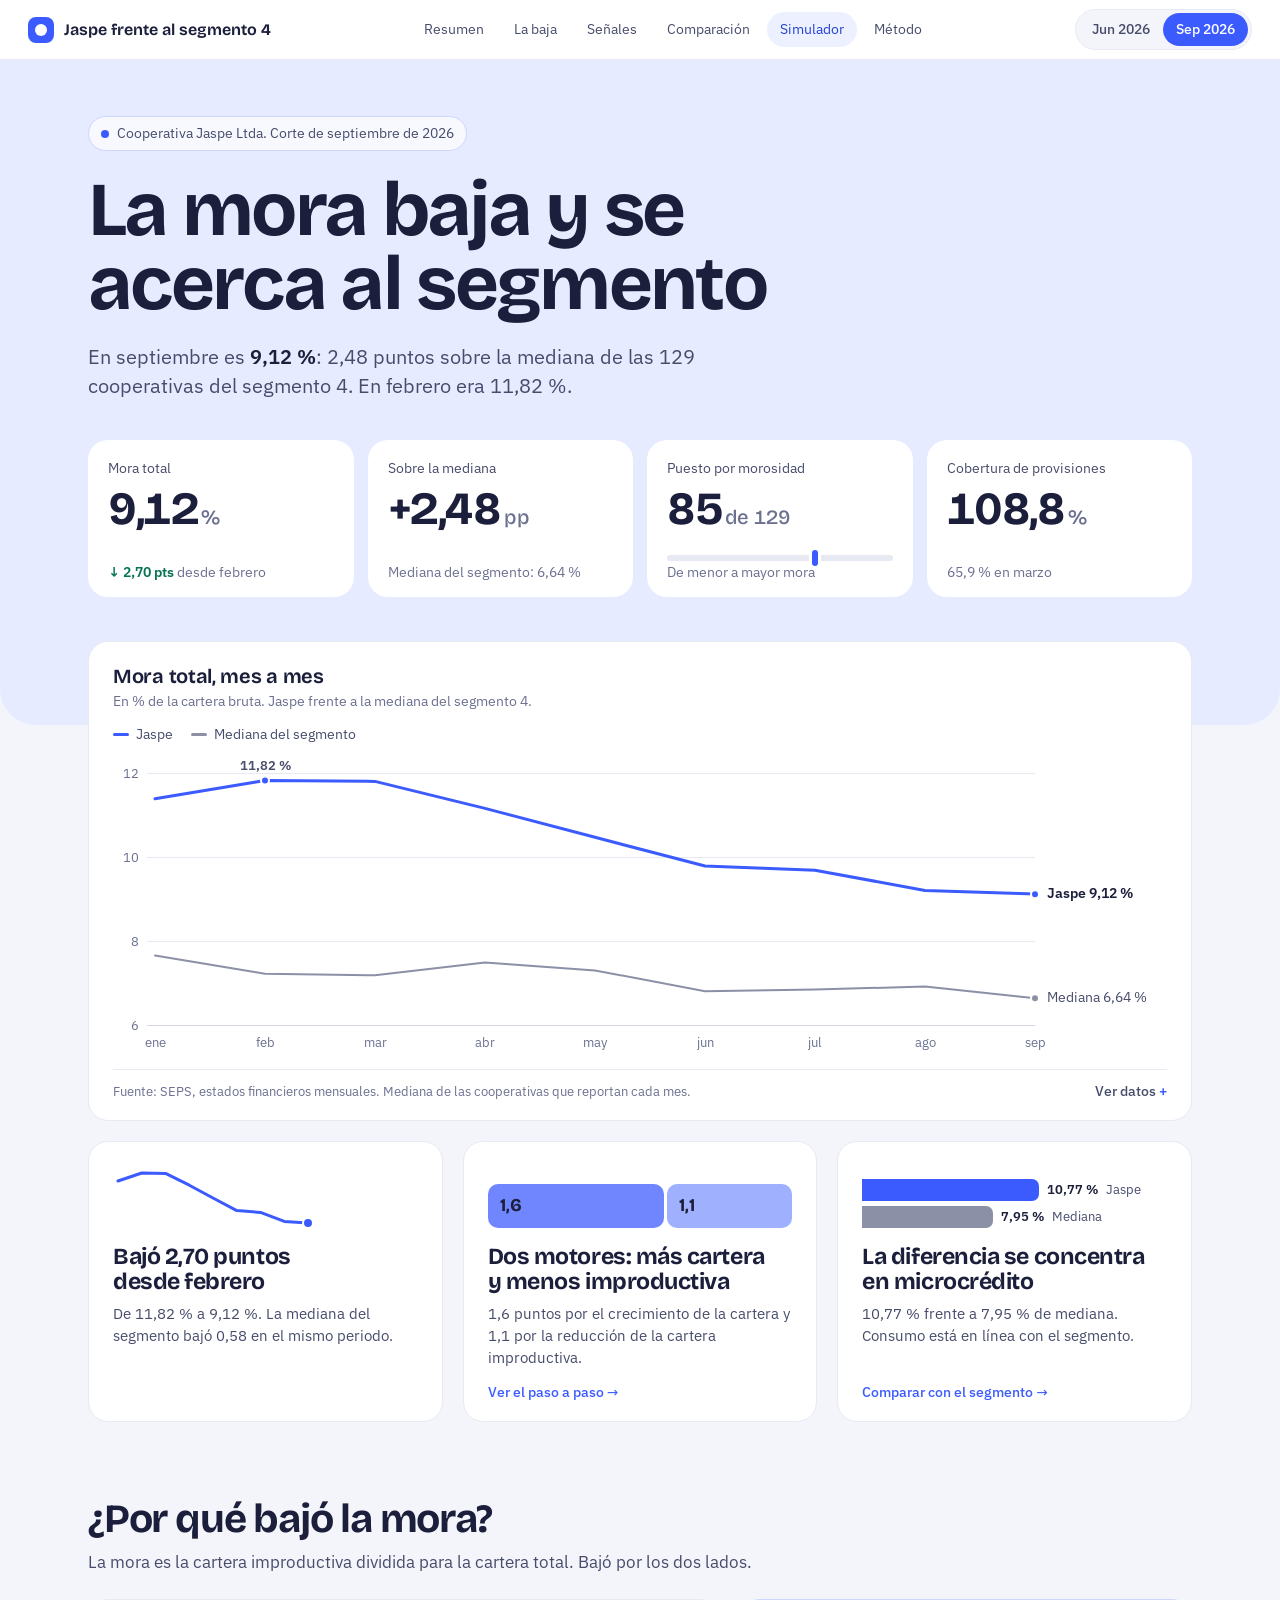
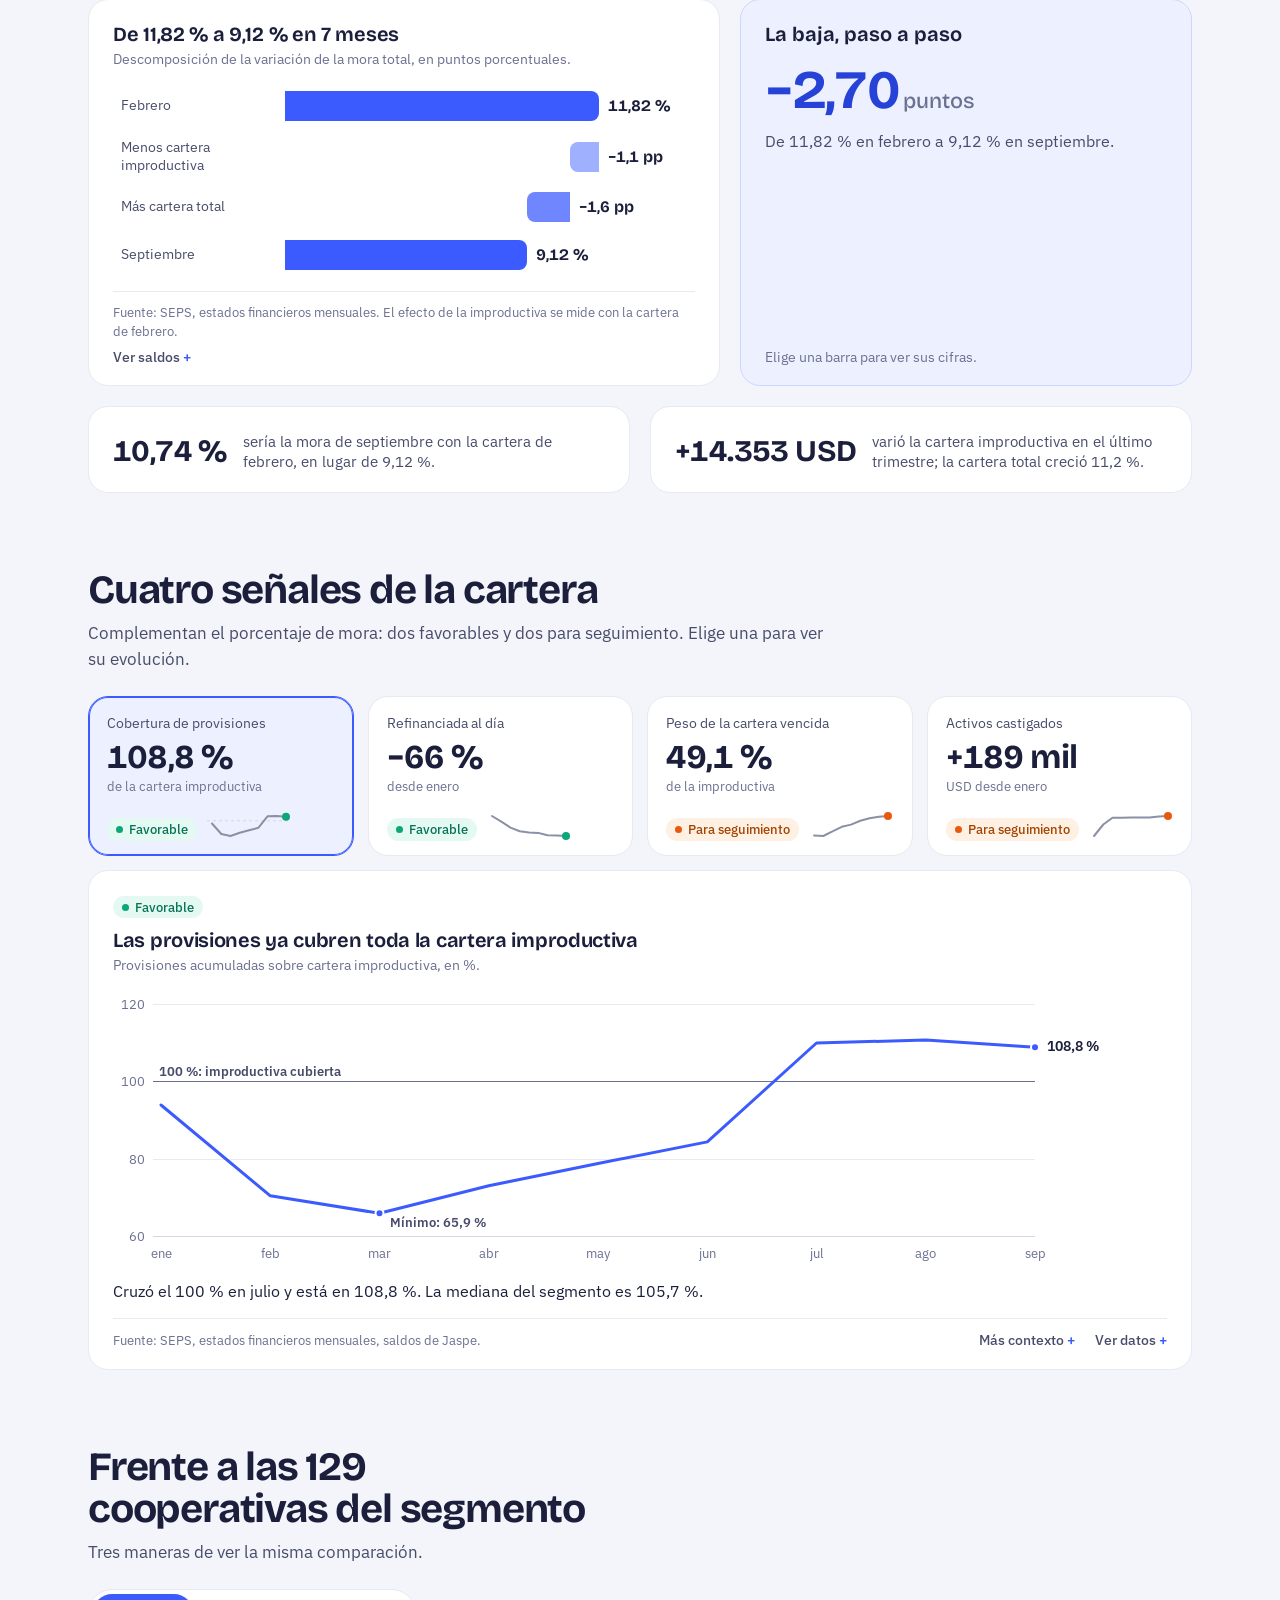
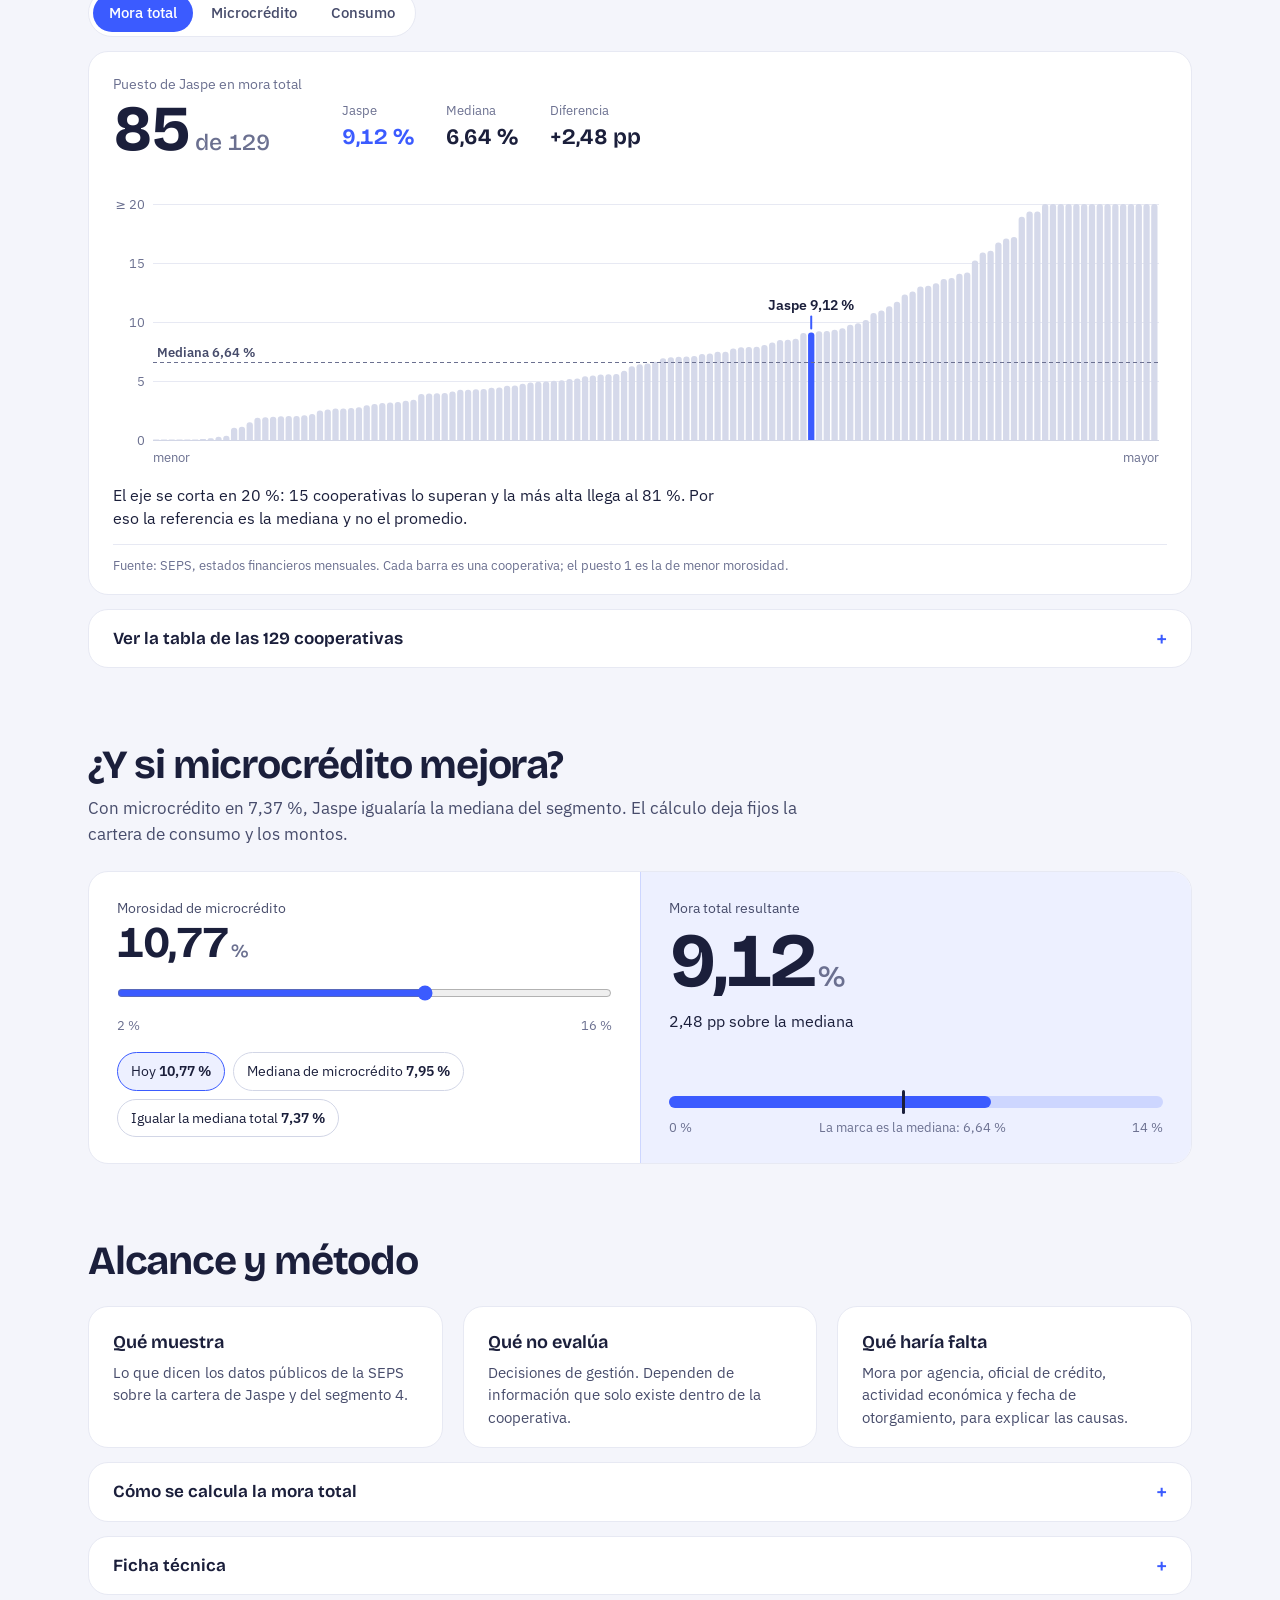
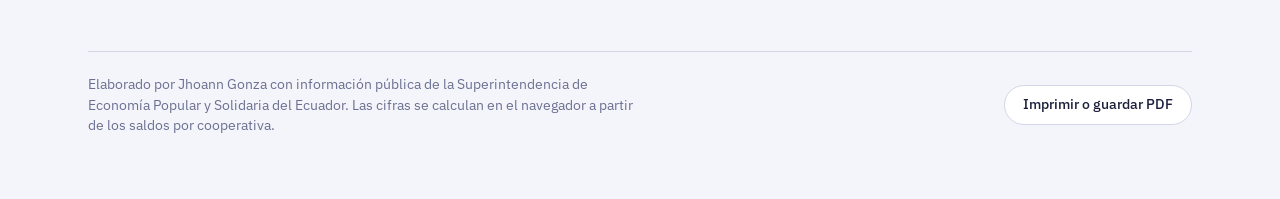
<file: index.html>
<!doctype html>
<html lang="es">
<head>
<meta charset="utf-8">
<meta name="viewport" content="width=device-width, initial-scale=1, viewport-fit=cover">
<meta name="robots" content="noindex, nofollow">
<title>Morosidad de Jaspe Ltda. frente al segmento 4</title>
<meta name="description" content="Análisis con datos públicos de la SEPS. Elaborado por Jhoann Gonza.">
<meta property="og:type" content="article">
<meta property="og:title" content="Morosidad de Jaspe frente al segmento 4">
<meta property="og:description" content="Análisis con datos públicos de la SEPS, cortes de junio y septiembre de 2026. Elaborado por Jhoann Gonza.">
<meta property="og:locale" content="es_EC">
<meta property="og:url" content="https://jhoanngonza151.github.io/analisis-seps/">
<meta property="og:image" content="https://jhoanngonza151.github.io/analisis-seps/preview.png">
<meta property="og:image:width" content="1200">
<meta property="og:image:height" content="630">
<meta name="theme-color" content="#e6ebff">
<link rel="icon" href="data:image/svg+xml,%3Csvg xmlns='http://www.w3.org/2000/svg' viewBox='0 0 32 32'%3E%3Crect width='32' height='32' rx='9' fill='%233b5bff'/%3E%3Cpath d='M7 12l6 7 5-4 7 6' fill='none' stroke='%23fff' stroke-width='3.2' stroke-linecap='round' stroke-linejoin='round'/%3E%3C/svg%3E">
<link rel="preload" href="assets/fonts/bricolage-grotesque-latin-wght-normal.woff2" as="font" type="font/woff2" crossorigin>
<link rel="preload" href="assets/fonts/ibm-plex-sans-latin-400-normal.woff2" as="font" type="font/woff2" crossorigin>
<link rel="stylesheet" href="assets/informe.css">
</head>
<body>

<header class="barra">
  <a class="marca" href="#inicio"><span class="marca-signo" aria-hidden="true"></span><span class="marca-texto">Jaspe frente al segmento 4</span></a>
  <nav class="nav" aria-label="Secciones"><ol id="indice"></ol></nav>
  <div class="corte" role="group" aria-label="Corte de datos">
    <button type="button" data-corte="jun" aria-pressed="false">Jun<span> 2026</span></button>
    <button type="button" data-corte="sep" aria-pressed="true">Sep<span> 2026</span></button>
  </div>
</header>

<noscript>
<p><strong>Este análisis calcula sus cifras en el navegador y necesita JavaScript.</strong><br>
Resumen del corte de septiembre de 2026: mora total de Jaspe 9,12 %, mediana del segmento 4 6,64 % sobre 129 cooperativas.
La mora bajó 2,70 puntos desde febrero: la cartera improductiva se redujo 41.672 USD y la cartera creció 17,9 %.</p>
</noscript>

<main id="inicio">

<section class="hero" aria-labelledby="titulo">
  <div class="ancho">
    <p class="hero-ctx" id="contexto"></p>
    <h1 id="titulo"></h1>
    <p class="lede" id="lede"></p>
    <div class="kpis" id="indicadores" aria-label="Indicadores del corte"></div>
  </div>
</section>

<div class="ancho">
  <div id="secciones"></div>
  <footer class="pie" id="pie"></footer>
</div>

</main>

<script src="data/jun-2026.js"></script>
<script src="data/sep-2026.js"></script>
<script src="assets/informe.js"></script>
</body>
</html>
</file>
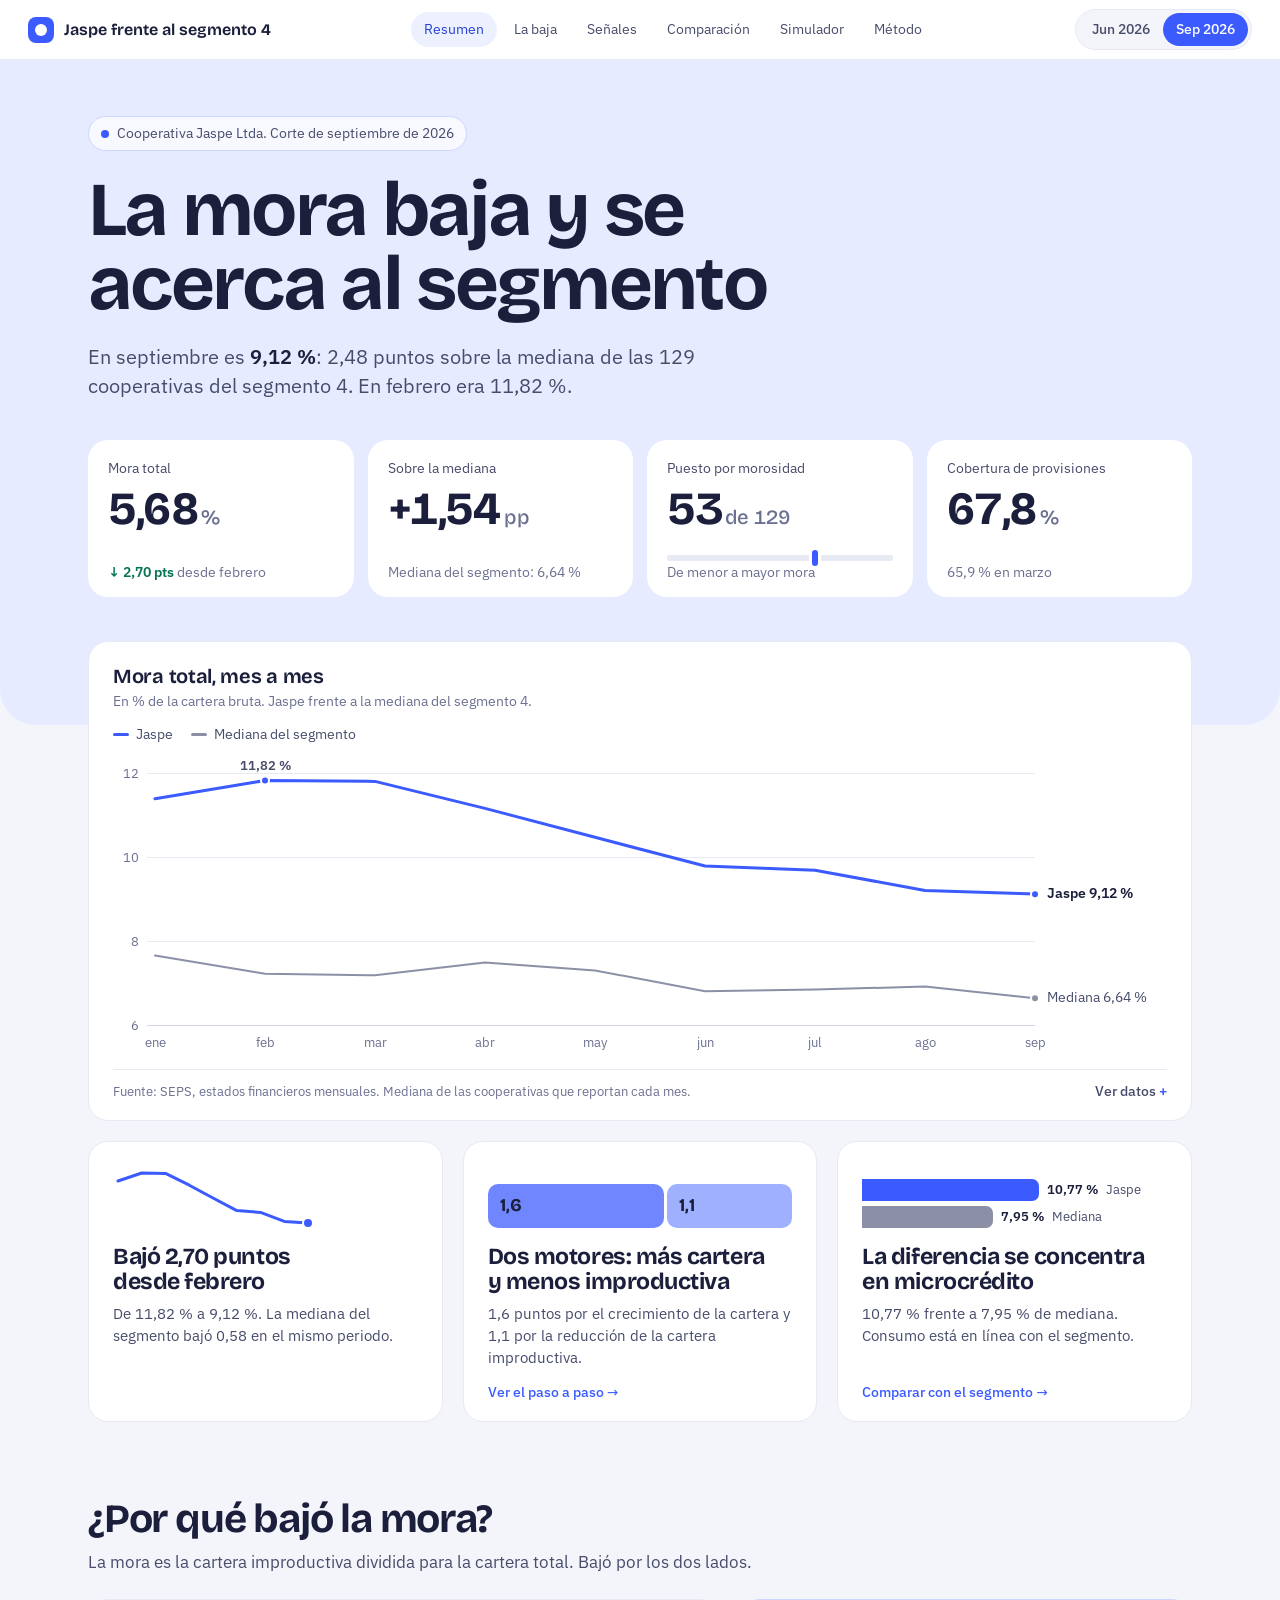
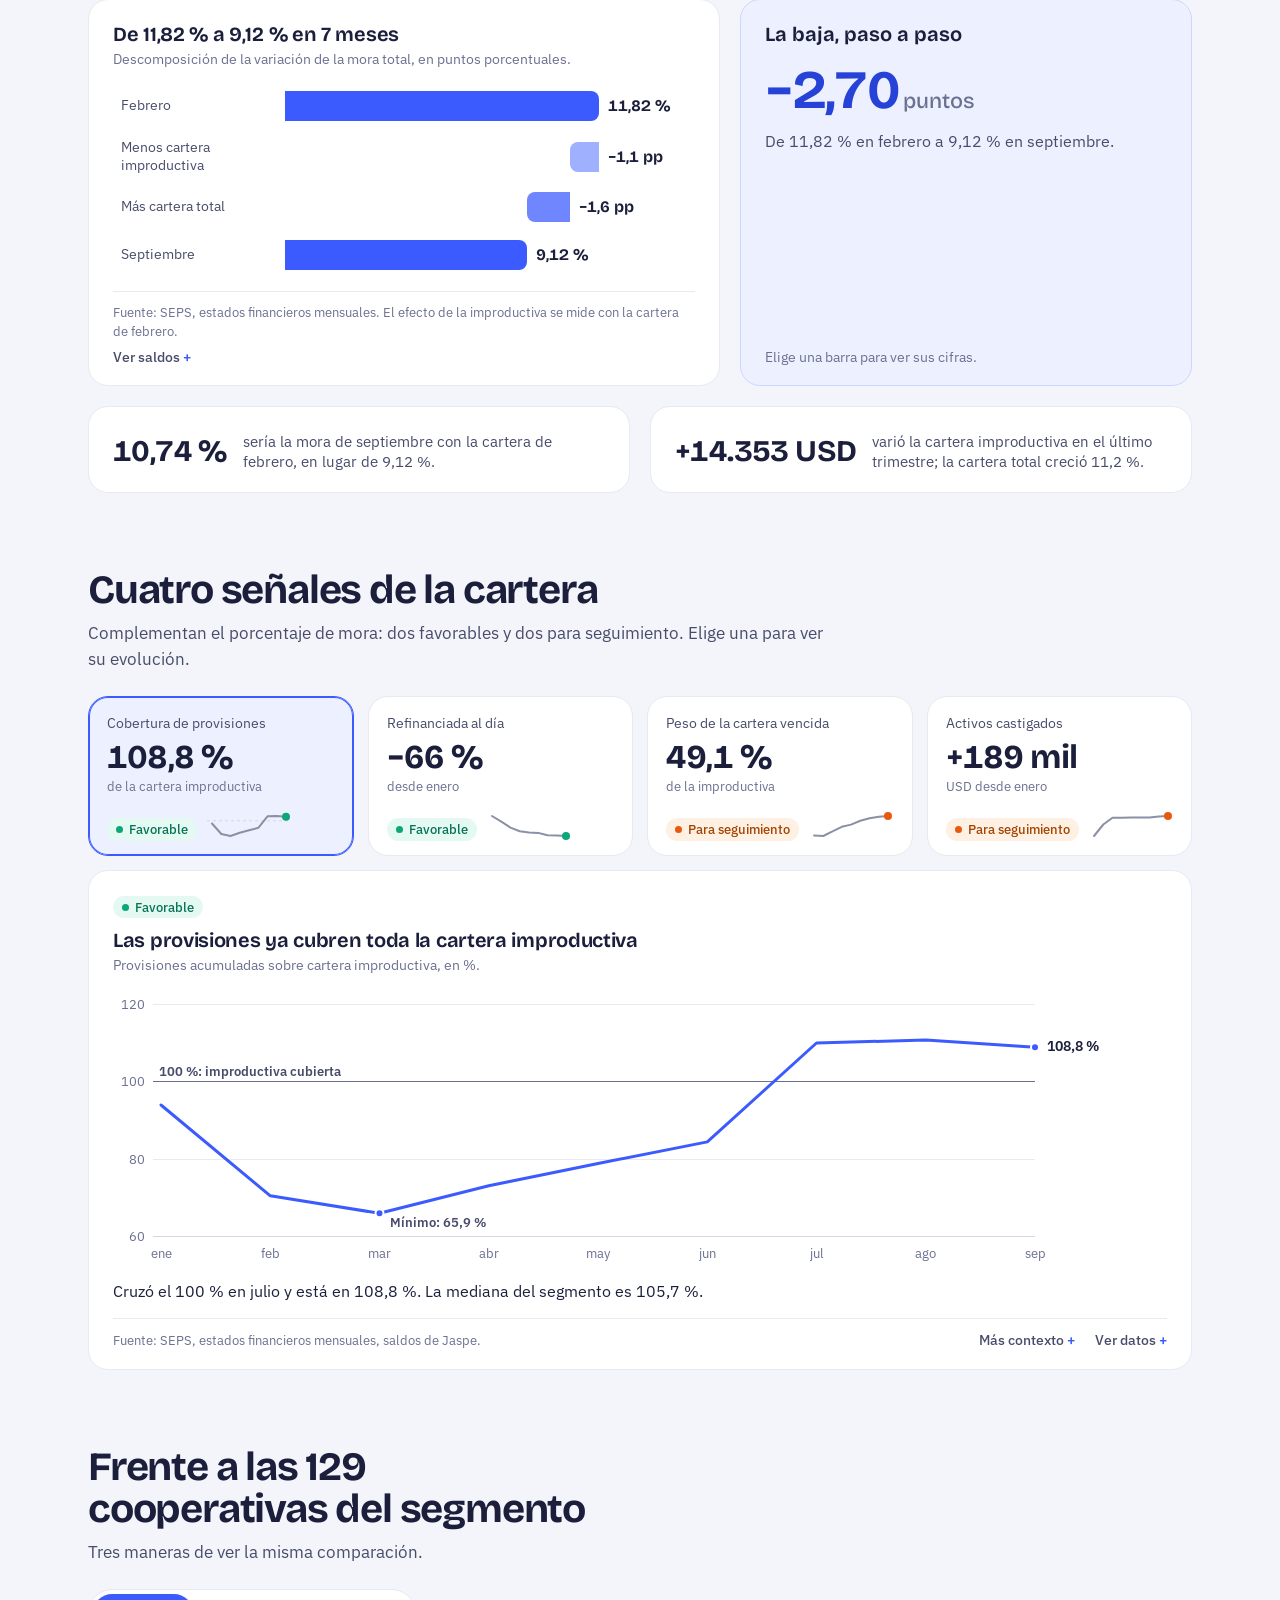
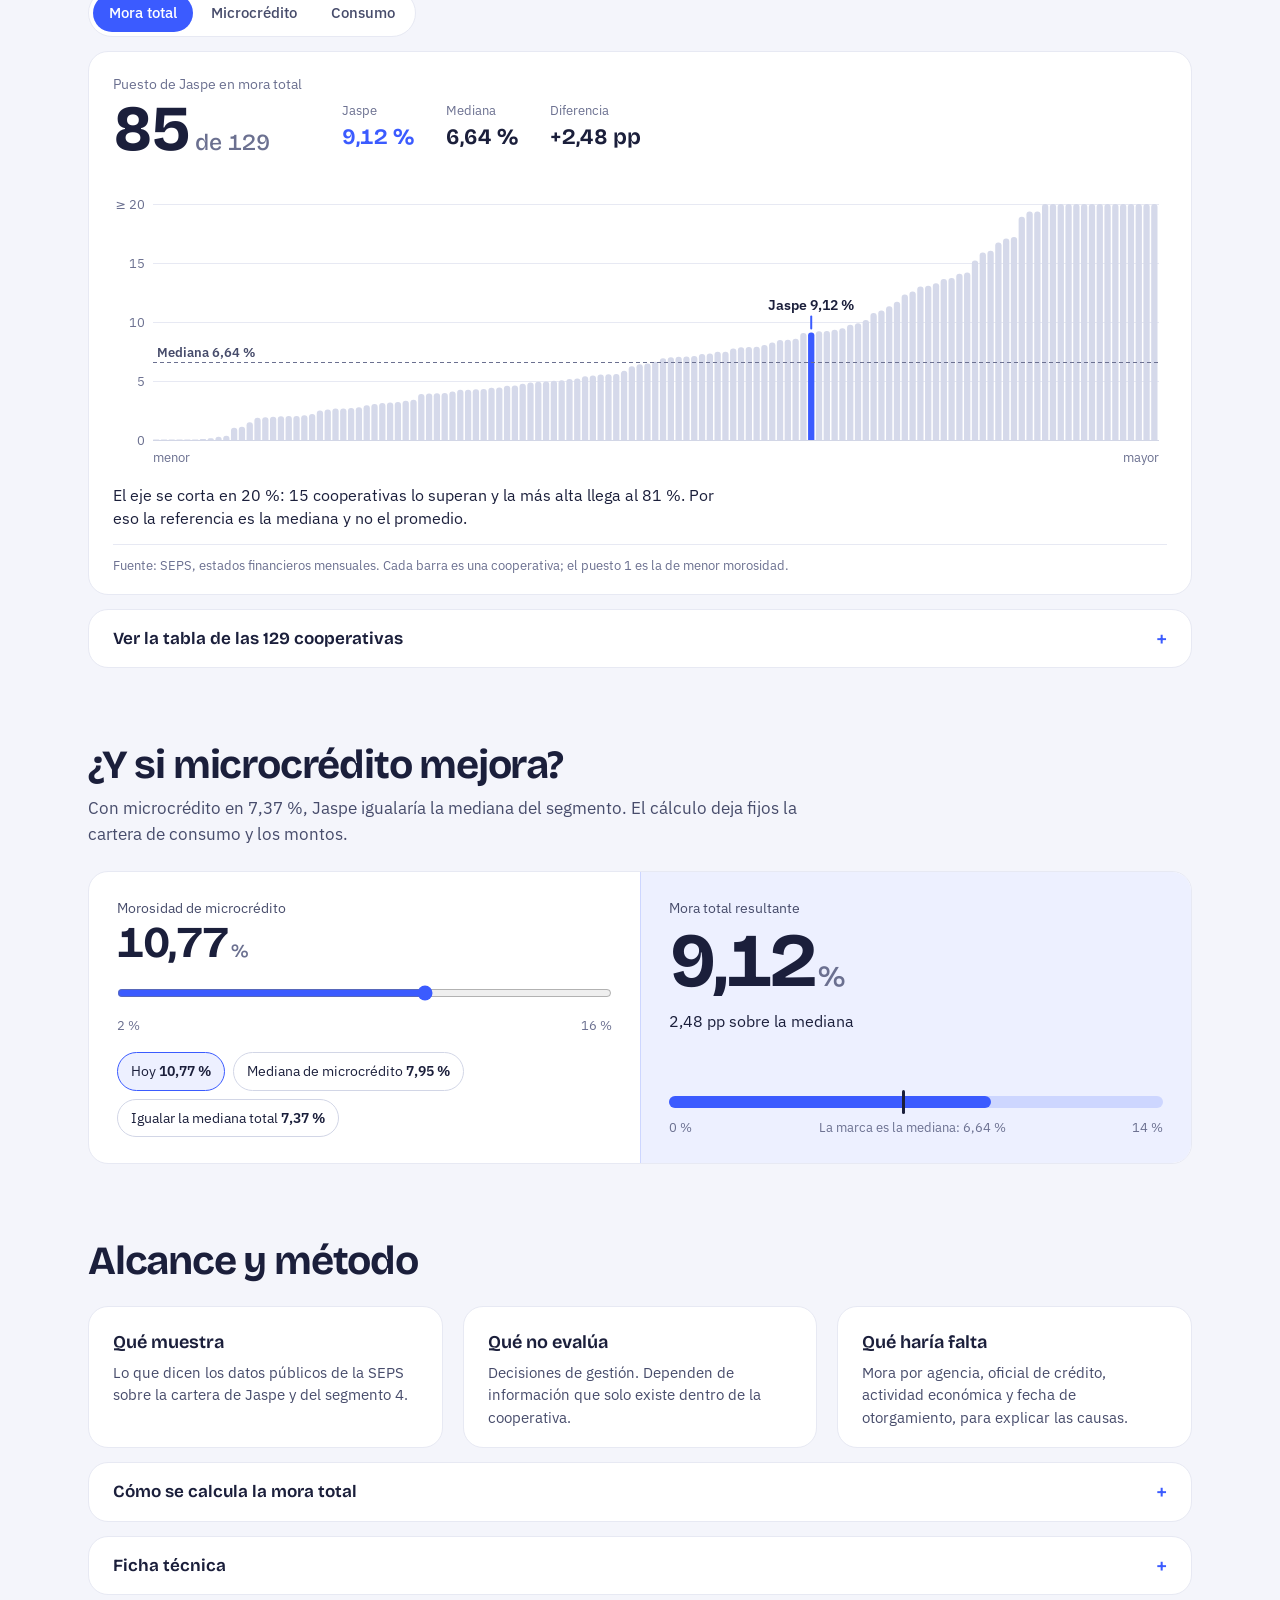
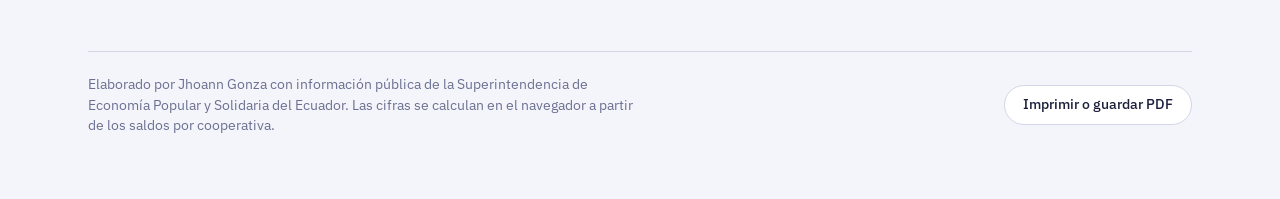
<file: septiembre/index.html>
<!doctype html>
<html lang="es">
<head>
<meta charset="utf-8">
<meta name="robots" content="noindex, nofollow">
<title>Morosidad de Jaspe Ltda. frente al segmento 4</title>
<link rel="icon" href="data:,">
<link rel="canonical" href="../">
<meta http-equiv="refresh" content="0; url=../">
</head>
<body>
<p>El análisis de septiembre de 2026 ahora es el corte principal del informe: <a href="../">abrir el informe</a>.</p>
</body>
</html>
</file>
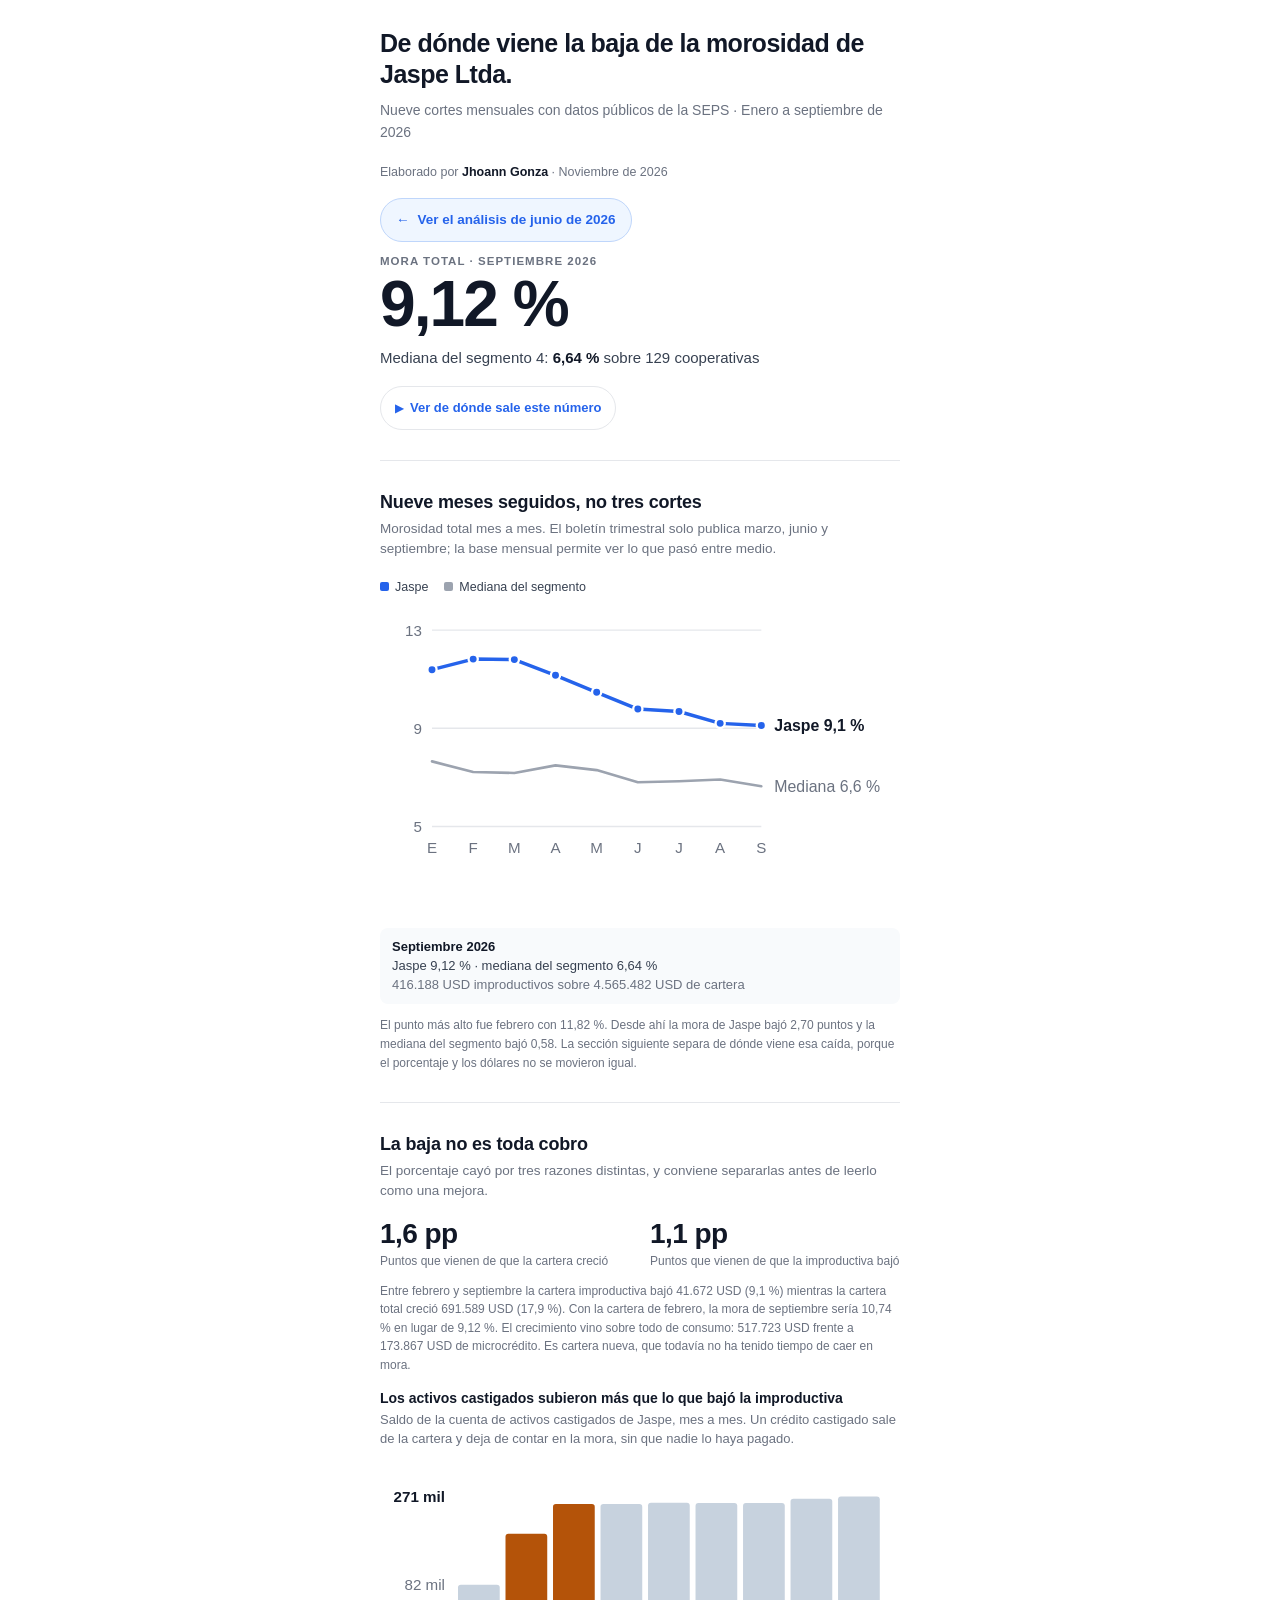
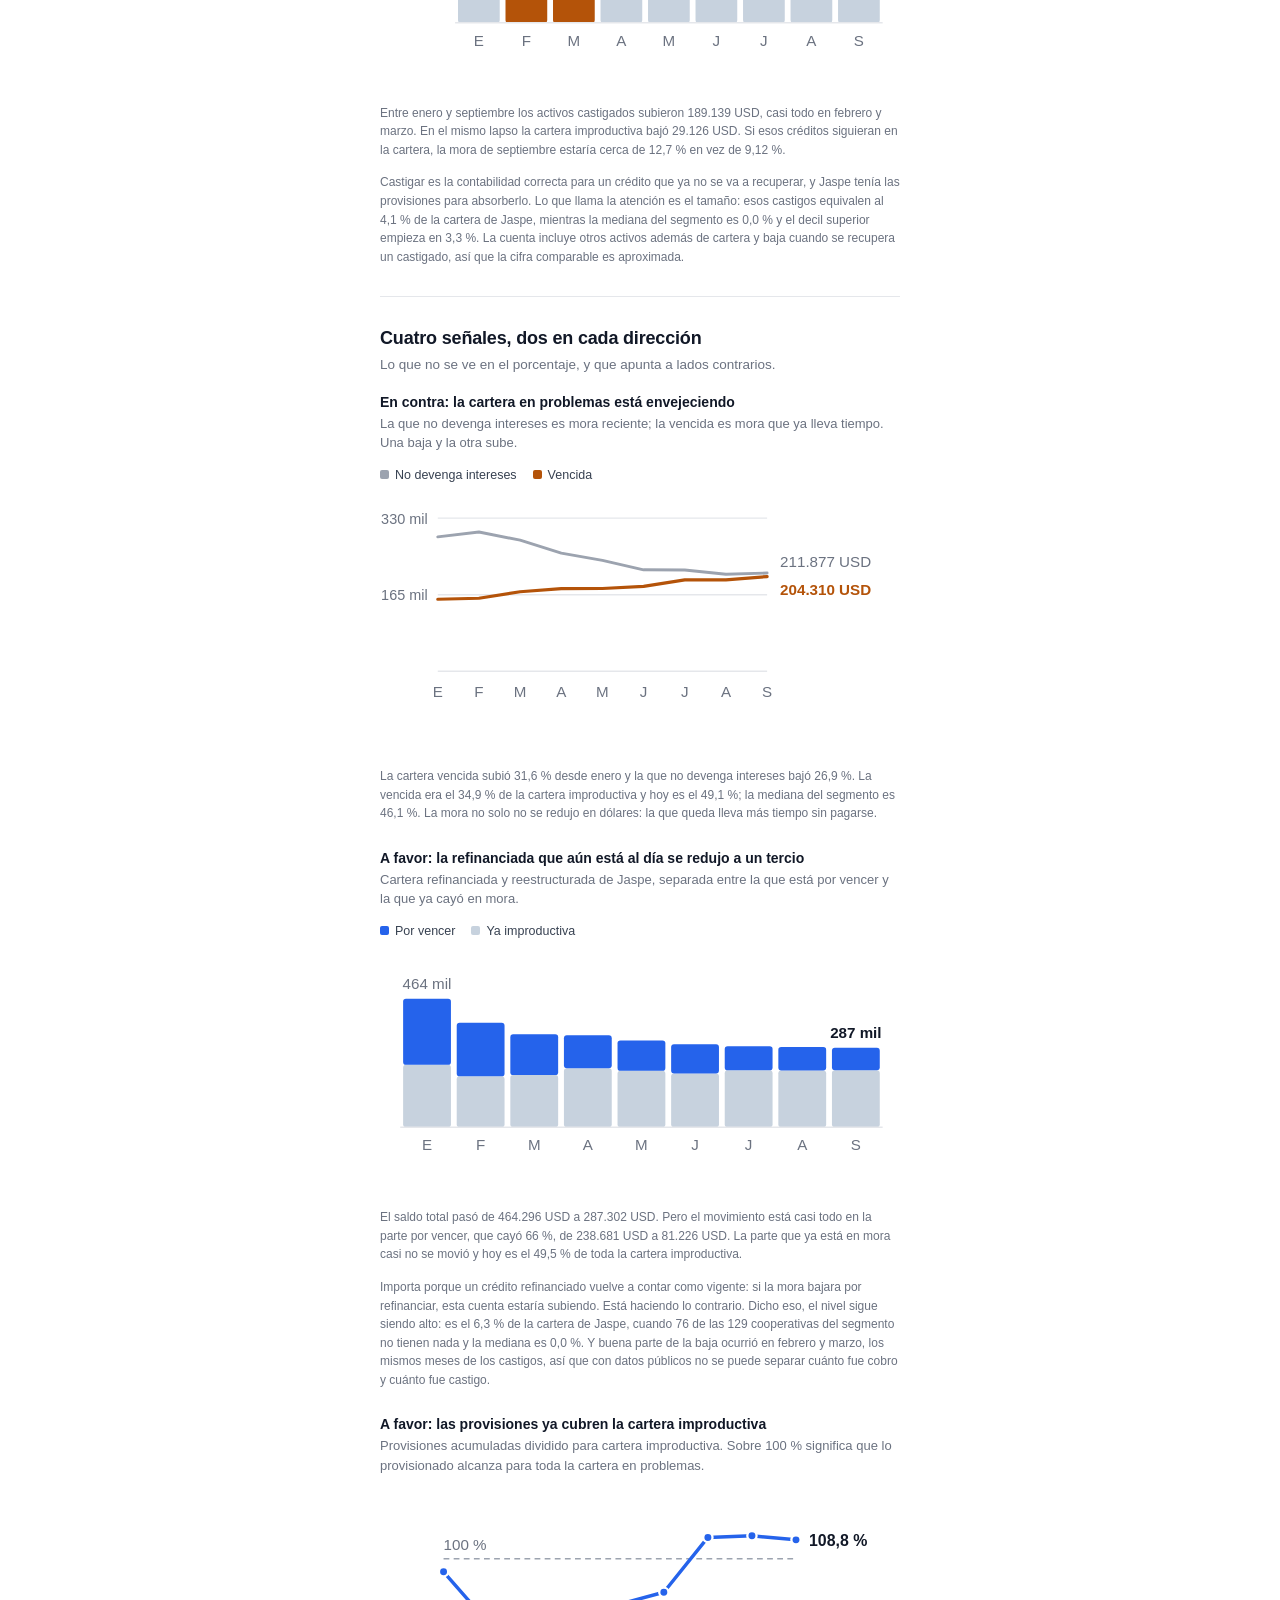
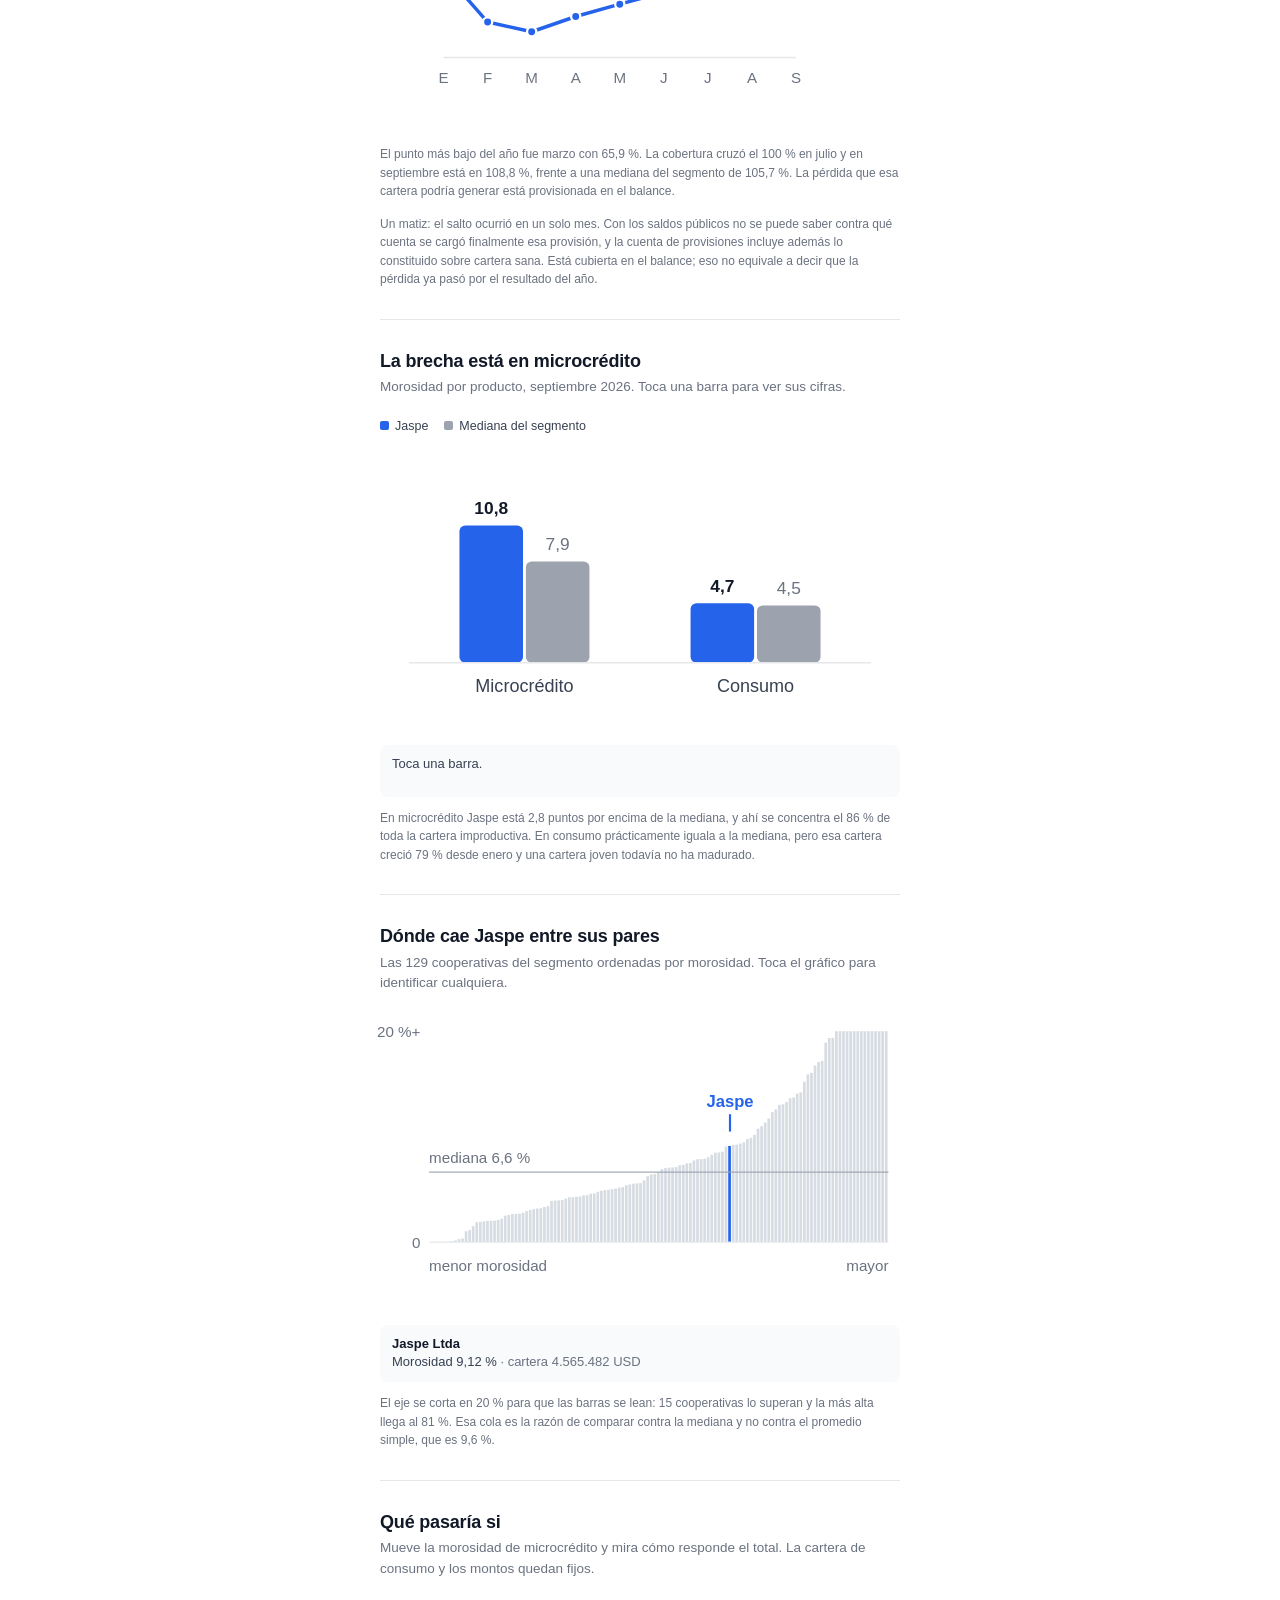
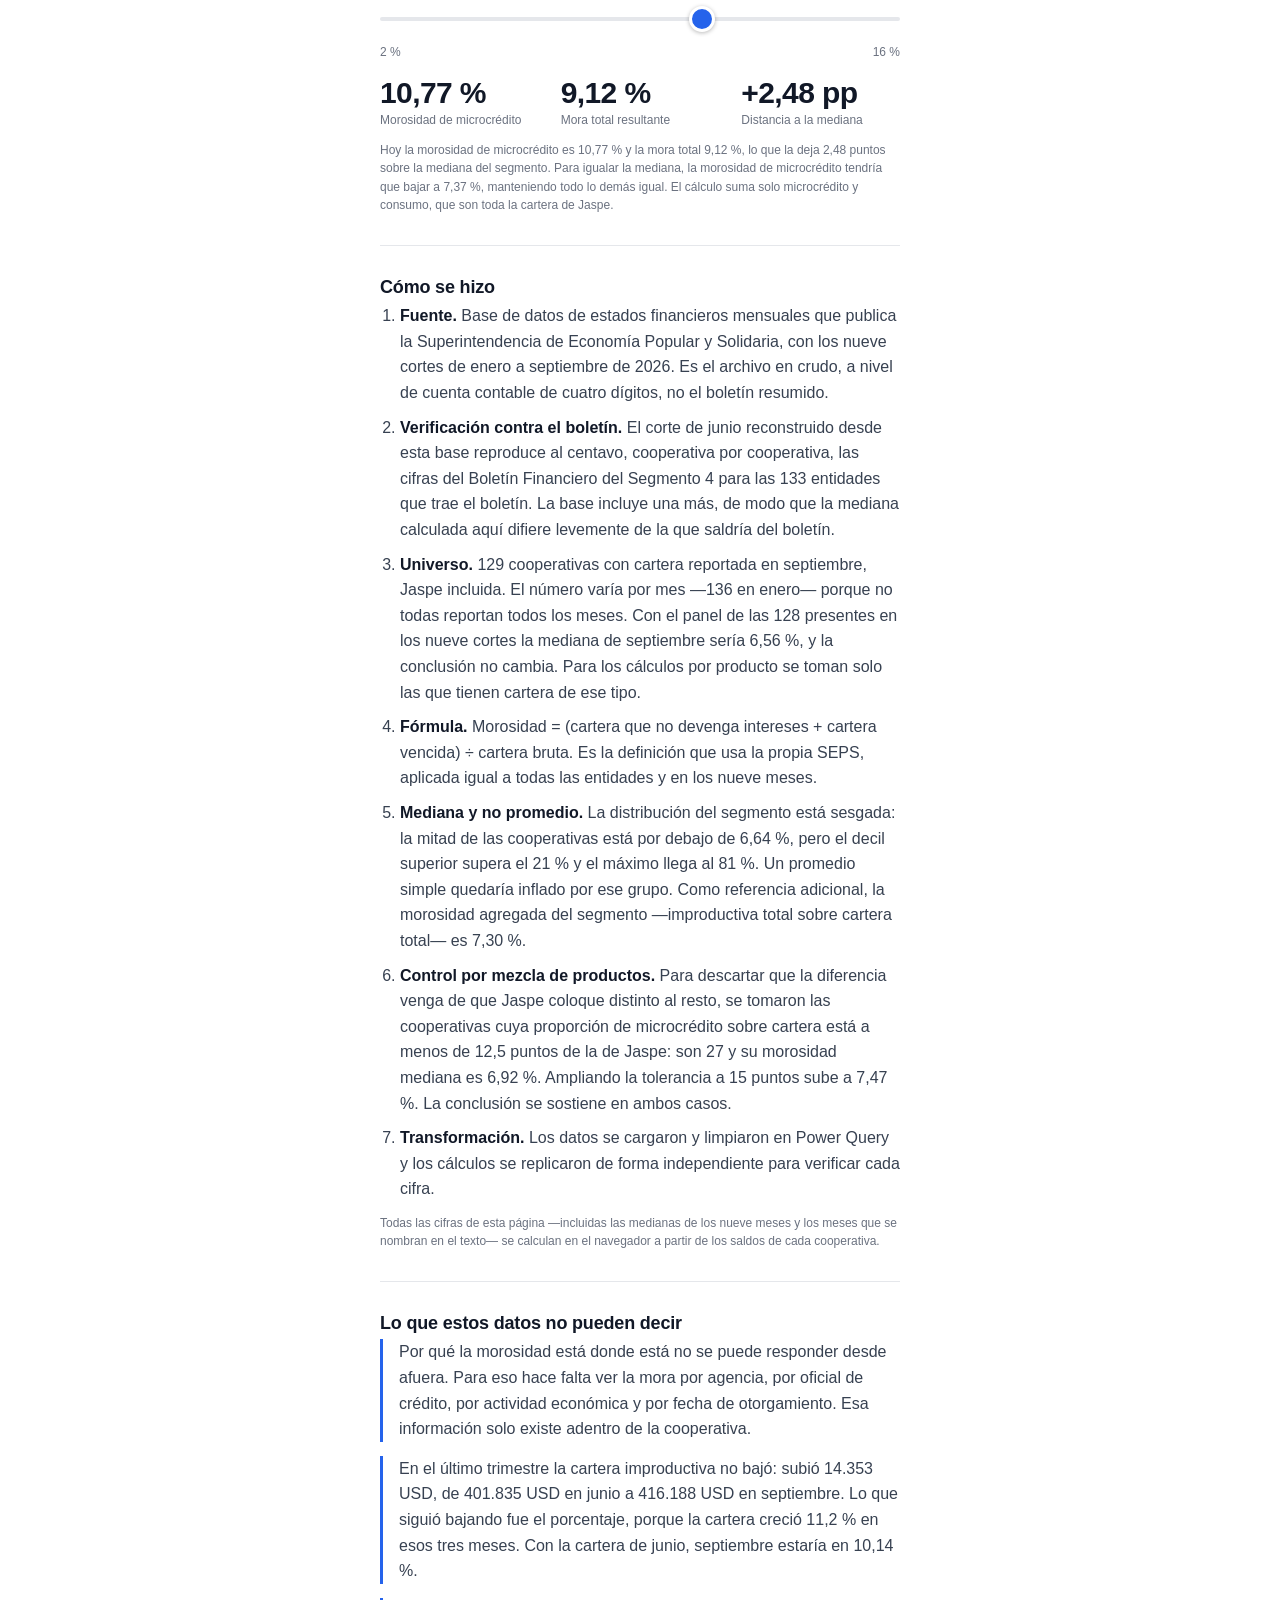
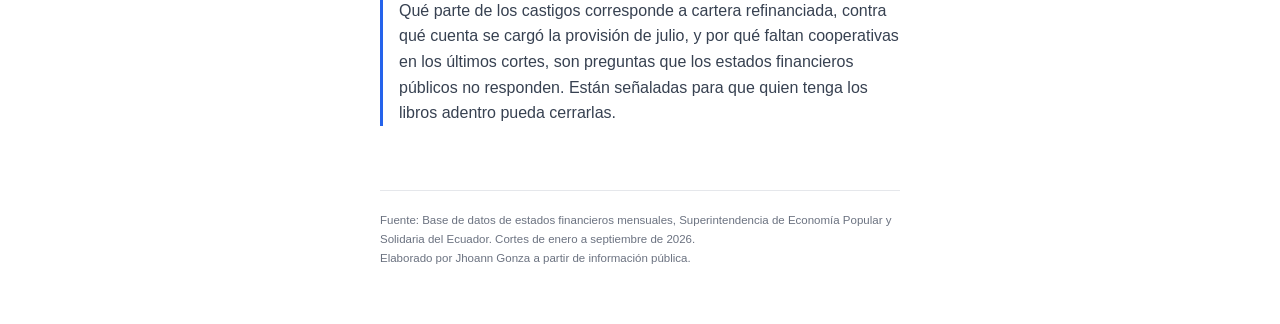
<file: septiembre/index.html.html>
<!doctype html>
<html lang="es">
<head>
<meta charset="utf-8">
<meta name="viewport" content="width=device-width, initial-scale=1, viewport-fit=cover">
<meta name="robots" content="noindex, nofollow">
<title>De dónde viene la baja de la morosidad de Jaspe · Enero a septiembre 2026</title>
<meta name="description" content="Nueve cortes mensuales con datos públicos de la SEPS. Elaborado por Jhoann Gonza.">
<meta property="og:type" content="article">
<meta property="og:title" content="De dónde viene la baja de la morosidad de Jaspe">
<meta property="og:description" content="Datos públicos de la SEPS, enero a septiembre 2026. Entre 129 y 136 cooperativas del segmento 4 según el mes. Elaborado por Jhoann Gonza.">
<meta property="og:locale" content="es_EC">
<meta property="og:url" content="https://jhoanngonza151.github.io/analisis-seps/septiembre/">
<meta property="og:image" content="https://jhoanngonza151.github.io/analisis-seps/preview.png">
<meta property="og:image:width" content="1200">
<meta property="og:image:height" content="630">
<style>
:root{
--ink:#111827; --ink2:#374151; --ink3:#6B7280;
--accent:#2563EB; --neutral:#9CA3AF; --rule:#E5E7EB; --tint:#EFF6FF;
--warm:#B45309; --warmbg:#FEF3C7;
}
*{box-sizing:border-box}
html{-webkit-text-size-adjust:100%}
body{
margin:0; background:#fff; color:var(--ink2);
font-family:-apple-system,BlinkMacSystemFont,"Segoe UI",Roboto,Helvetica,Arial,sans-serif;
font-size:16px; line-height:1.6;
}
main{max-width:560px; margin:0 auto; padding:28px 20px 56px}
section{padding:30px 0; border-top:1px solid var(--rule)}
section:first-of-type{border-top:0; padding-top:10px}
h1{margin:0 0 8px; font-size:25px; line-height:1.25; letter-spacing:-0.02em; color:var(--ink); font-weight:650}
h2{margin:0 0 4px; font-size:18px; line-height:1.3; color:var(--ink); font-weight:650; letter-spacing:-0.01em}
h3{margin:26px 0 2px; font-size:14px; line-height:1.35; color:var(--ink); font-weight:650}
h3:first-of-type{margin-top:6px}
.kicker{margin:0 0 20px; font-size:14px; color:var(--ink3)}
.sub{margin:0 0 18px; font-size:13.5px; color:var(--ink3); line-height:1.5}
.sub2{margin:0 0 12px; font-size:13px; color:var(--ink3); line-height:1.5}
p{margin:0 0 14px}
p:last-child{margin-bottom:0}
strong{color:var(--ink); font-weight:650}
.byline{font-size:12.5px; color:var(--ink3); line-height:1.5}

.hero{font-size:64px; line-height:1; font-weight:700; letter-spacing:-0.03em; color:var(--ink); margin:2px 0 10px}
.heroLabel{font-size:11.5px; font-weight:650; letter-spacing:.09em; text-transform:uppercase; color:var(--ink3); margin:0}
.vs{font-size:15px; color:var(--ink2); margin:0 0 16px}

button.audit{
-webkit-appearance:none; appearance:none; display:inline-flex; align-items:center; gap:7px;
min-height:44px; padding:9px 14px; border:1px solid var(--rule); border-radius:999px;
background:#fff; color:var(--accent); font:inherit; font-size:13px; font-weight:600; cursor:pointer;
}
button.audit:hover{background:var(--tint)}
button.audit .chev{transition:transform .18s ease; font-size:11px; line-height:1}
button.audit[aria-expanded="true"] .chev{transform:rotate(90deg)}
.panel{
display:none; margin-top:12px; padding:14px 16px; background:var(--tint);
border-radius:8px; font-size:13.5px; line-height:1.65; color:var(--ink2);
}
.panel.open{display:block}
.panel dl{margin:0; display:grid; grid-template-columns:1fr auto; gap:5px 14px}
.panel dt{color:var(--ink3)}
.panel dd{margin:0; text-align:right; font-variant-numeric:tabular-nums; color:var(--ink)}
.panel .tot{border-top:1px solid #C7DBFB; padding-top:7px; margin-top:4px; font-weight:650}
.formula{font-family:ui-monospace,SFMono-Regular,Menlo,monospace; font-size:12px; color:var(--ink2); margin-top:10px; line-height:1.6}

.swap{margin:16px 0 0}
.swap a{
display:inline-flex; align-items:center; gap:8px; min-height:44px; padding:9px 15px;
border:1px solid #BFD6FB; border-radius:999px; background:var(--tint);
color:var(--accent); font-size:13.5px; font-weight:600; text-decoration:none;
}
.swap a:hover{background:#E0ECFE}

figure{margin:0}
svg{display:block; width:100%; height:auto; overflow:visible}
svg:focus{outline:2px solid var(--accent); outline-offset:3px; border-radius:4px}
.legend{display:flex; gap:16px; margin:0 0 10px; font-size:12.5px; color:var(--ink2); flex-wrap:wrap}
.legend i{display:inline-block; width:9px; height:9px; border-radius:2px; margin-right:6px; vertical-align:baseline}
.note{font-size:12px; color:var(--ink3); line-height:1.55; margin-top:12px}

.readout{
min-height:52px; margin-top:10px; padding:10px 12px; border-radius:8px; background:#F8FAFC;
font-size:13px; color:var(--ink2); line-height:1.45;
}
.readout b{color:var(--ink); font-weight:650}
.readout .muted{color:var(--ink3)}

.split{display:flex; gap:20px; flex-wrap:wrap; margin:18px 0 0}
.split div{flex:1; min-width:140px}
.split .n{font-size:28px; font-weight:700; letter-spacing:-0.02em; color:var(--ink); line-height:1.1}
.split .l{font-size:12px; color:var(--ink3); line-height:1.4; margin-top:3px}

input[type=range]{
-webkit-appearance:none; appearance:none; width:100%; height:44px; background:transparent; margin:0;
}
input[type=range]::-webkit-slider-runnable-track{height:4px; background:var(--rule); border-radius:2px}
input[type=range]::-moz-range-track{height:4px; background:var(--rule); border-radius:2px}
input[type=range]::-webkit-slider-thumb{
-webkit-appearance:none; appearance:none; width:26px; height:26px; margin-top:-11px;
border-radius:50%; background:var(--accent); border:3px solid #fff; box-shadow:0 1px 4px rgba(0,0,0,.28); cursor:pointer;
}
input[type=range]::-moz-range-thumb{
width:26px; height:26px; border-radius:50%; background:var(--accent);
border:3px solid #fff; box-shadow:0 1px 4px rgba(0,0,0,.28); cursor:pointer;
}
.simRow{display:flex; justify-content:space-between; font-size:12px; color:var(--ink3); margin-top:-6px}
.simOut{display:flex; gap:22px; margin-top:14px; flex-wrap:wrap}
.simOut div{flex:1; min-width:120px}
.simOut .n{font-size:30px; font-weight:700; letter-spacing:-0.02em; color:var(--ink); line-height:1.1}
.simOut .l{font-size:12px; color:var(--ink3); line-height:1.4; margin-top:3px}

ol.method{margin:0; padding-left:20px}
ol.method li{margin-bottom:9px}
.limit{border-left:3px solid var(--accent); padding-left:16px; margin:0 0 14px}
.limit:last-child{margin-bottom:0}
footer{margin-top:34px; padding-top:20px; border-top:1px solid var(--rule); font-size:11.5px; color:var(--ink3); line-height:1.65}
noscript .ns{padding:14px 16px; background:var(--tint); border-radius:8px; font-size:14px; line-height:1.6; display:block; margin-bottom:10px}

.grow{transform:scaleY(0); transition:transform .6s cubic-bezier(.2,.7,.3,1)}
svg.in .grow{transform:scaleY(1)}
.draw{transition:stroke-dashoffset .9s cubic-bezier(.3,.7,.3,1)}
svg.in .draw{stroke-dashoffset:0}
.fade{opacity:0; transition:opacity .45s ease .35s}
svg.in .fade{opacity:1}
@media (prefers-reduced-motion:reduce){
.grow,.draw,.fade{transition:none; transform:none; opacity:1; stroke-dashoffset:0}
}
</style>
</head>
<body>
<main>

<header>
<h1>De dónde viene la baja de la morosidad de Jaspe Ltda.</h1>
<p class="kicker">Nueve cortes mensuales con datos públicos de la SEPS · Enero a septiembre de 2026</p>
<p class="byline">Elaborado por <strong>Jhoann Gonza</strong> · Noviembre de 2026</p>
<p class="swap"><a href="../"><span aria-hidden="true">&#8592;</span> Ver el análisis de junio de 2026</a></p>
</header>

<noscript>
<span class="ns"><strong>Esta página calcula sus cifras en el navegador y necesita JavaScript.</strong><br>
Resumen del corte de septiembre de 2026: mora total de Jaspe 9,12 %, mediana del segmento 4 6,64 % sobre 129 cooperativas.
La mora bajó 2,70 puntos desde el pico de febrero, pero la cartera improductiva solo cayó 41.671 USD mientras los activos castigados subieron 189.139 USD desde enero y la cartera creció 17,9 %.</span>
</noscript>

<section>
<p class="heroLabel">Mora total · septiembre 2026</p>
<div class="hero" id="heroVal">—</div>
<p class="vs">Mediana del segmento 4: <strong id="medVal">—</strong> sobre <span id="nCoops">—</span> cooperativas</p>
<button class="audit" type="button" data-panel="p1" aria-expanded="false" aria-controls="p1">
<span class="chev">&#9654;</span> Ver de dónde sale este número
</button>
<div class="panel" id="p1">
<dl>
<dt>Cartera que no devenga intereses</dt><dd id="a1">—</dd>
<dt>Cartera vencida</dt><dd id="a2">—</dd>
<dt class="tot">Cartera improductiva</dt><dd class="tot" id="a3">—</dd>
<dt>Cartera bruta total</dt><dd id="a4">—</dd>
</dl>
<p class="formula" id="a5">—</p>
</div>
</section>

<section>
<h2>Nueve meses seguidos, no tres cortes</h2>
<p class="sub">Morosidad total mes a mes. El boletín trimestral solo publica marzo, junio y septiembre; la base mensual permite ver lo que pasó entre medio.</p>
<div class="legend">
<span><i style="background:#2563EB"></i>Jaspe</span>
<span><i style="background:#9CA3AF"></i>Mediana del segmento</span>
</div>
<figure><svg id="svgSerie" viewBox="0 0 360 215" role="img" tabindex="0" aria-labelledby="serieDesc"><title id="serieDesc">Morosidad mensual de Jaspe y mediana del segmento 4 entre enero y septiembre de 2026.</title></svg></figure>
<div class="readout" id="serieOut" aria-live="polite">Toca el gráfico.</div>
<p class="note" id="serieNote">—</p>
</section>

<section>
<h2>La baja no es toda cobro</h2>
<p class="sub">El porcentaje cayó por tres razones distintas, y conviene separarlas antes de leerlo como una mejora.</p>
<div class="split">
<div><div class="n" id="d1">—</div><div class="l">Puntos que vienen de que la cartera creció</div></div>
<div><div class="n" id="d2">—</div><div class="l">Puntos que vienen de que la improductiva bajó</div></div>
</div>
<p class="note" id="decNote">—</p>

<h3>Los activos castigados subieron más que lo que bajó la improductiva</h3>
<p class="sub2">Saldo de la cuenta de activos castigados de Jaspe, mes a mes. Un crédito castigado sale de la cartera y deja de contar en la mora, sin que nadie lo haya pagado.</p>
<figure><svg id="svgCas" viewBox="0 0 360 160" role="img" tabindex="0" aria-labelledby="casDesc"><title id="casDesc">Saldo de activos castigados de Jaspe entre enero y septiembre de 2026.</title></svg></figure>
<p class="note" id="casNote">—</p>
<p class="note" id="casNote2">—</p>
</section>

<section>
<h2>Cuatro señales, dos en cada dirección</h2>
<p class="sub">Lo que no se ve en el porcentaje, y que apunta a lados contrarios.</p>

<h3>En contra: la cartera en problemas está envejeciendo</h3>
<p class="sub2">La que no devenga intereses es mora reciente; la vencida es mora que ya lleva tiempo. Una baja y la otra sube.</p>
<div class="legend">
<span><i style="background:#9CA3AF"></i>No devenga intereses</span>
<span><i style="background:#B45309"></i>Vencida</span>
</div>
<figure><svg id="svgEdad" viewBox="0 0 360 180" role="img" tabindex="0" aria-labelledby="edadDesc"><title id="edadDesc">Cartera que no devenga intereses y cartera vencida de Jaspe entre enero y septiembre de 2026.</title></svg></figure>
<p class="note" id="edadNote">—</p>

<h3>A favor: la refinanciada que aún está al día se redujo a un tercio</h3>
<p class="sub2">Cartera refinanciada y reestructurada de Jaspe, separada entre la que está por vencer y la que ya cayó en mora.</p>
<div class="legend">
<span><i style="background:#2563EB"></i>Por vencer</span>
<span><i style="background:#C7D2DE"></i>Ya improductiva</span>
</div>
<figure><svg id="svgRef" viewBox="0 0 360 170" role="img" tabindex="0" aria-labelledby="refDesc"><title id="refDesc">Cartera refinanciada y reestructurada de Jaspe, por vencer y ya improductiva, entre enero y septiembre de 2026.</title></svg></figure>
<p class="note" id="refNote">—</p>
<p class="note" id="refNote2">—</p>

<h3>A favor: las provisiones ya cubren la cartera improductiva</h3>
<p class="sub2">Provisiones acumuladas dividido para cartera improductiva. Sobre 100 % significa que lo provisionado alcanza para toda la cartera en problemas.</p>
<figure><svg id="svgCob" viewBox="0 0 360 170" role="img" tabindex="0" aria-labelledby="cobDesc"><title id="cobDesc">Cobertura de provisiones de Jaspe entre enero y septiembre de 2026, con la línea de 100 por ciento.</title></svg></figure>
<p class="note" id="cobNote">—</p>
<p class="note" id="cobNote2">—</p>
</section>

<section>
<h2>La brecha está en microcrédito</h2>
<p class="sub">Morosidad por producto, septiembre 2026. Toca una barra para ver sus cifras.</p>
<div class="legend">
<span><i style="background:#2563EB"></i>Jaspe</span>
<span><i style="background:#9CA3AF"></i>Mediana del segmento</span>
</div>
<figure><svg id="svgProd" viewBox="0 0 360 200" role="img" tabindex="0" aria-labelledby="prodDesc"><title id="prodDesc">Morosidad de microcrédito y de consumo, Jaspe frente a la mediana del segmento.</title></svg></figure>
<div class="readout" id="prodOut" aria-live="polite">Toca una barra.</div>
<p class="note" id="prodNote">—</p>
</section>

<section>
<h2>Dónde cae Jaspe entre sus pares</h2>
<p class="sub">Las <span id="nCoops2">—</span> cooperativas del segmento ordenadas por morosidad. Toca el gráfico para identificar cualquiera.</p>
<figure><svg id="svgDist" viewBox="0 0 360 210" role="img" tabindex="0" aria-labelledby="distDesc"><title id="distDesc">Distribución de la morosidad de todas las cooperativas del segmento 4, ordenadas de menor a mayor, con Jaspe destacada.</title></svg></figure>
<div class="readout" id="distOut" aria-live="polite">Toca el gráfico.</div>
<p class="note" id="distNote">—</p>
</section>

<section>
<h2>Qué pasaría si</h2>
<p class="sub">Mueve la morosidad de microcrédito y mira cómo responde el total. La cartera de consumo y los montos quedan fijos.</p>
<input type="range" id="sim" min="2" max="16" step="0.01" aria-label="Morosidad de microcrédito simulada">
<div class="simRow"><span>2 %</span><span>16 %</span></div>
<div class="simOut">
<div><div class="n" id="simMic">—</div><div class="l">Morosidad de microcrédito</div></div>
<div><div class="n" id="simTot">—</div><div class="l">Mora total resultante</div></div>
<div><div class="n" id="simRank">—</div><div class="l">Distancia a la mediana</div></div>
</div>
<p class="note" id="simNote">—</p>
</section>

<section>
<h2>Cómo se hizo</h2>
<ol class="method">
<li><strong>Fuente.</strong> Base de datos de estados financieros mensuales que publica la Superintendencia de Economía Popular y Solidaria, con los nueve cortes de enero a septiembre de 2026. Es el archivo en crudo, a nivel de cuenta contable de cuatro dígitos, no el boletín resumido.</li>
<li><strong>Verificación contra el boletín.</strong> El corte de junio reconstruido desde esta base reproduce al centavo, cooperativa por cooperativa, las cifras del Boletín Financiero del Segmento 4 para las 133 entidades que trae el boletín. La base incluye una más, de modo que la mediana calculada aquí difiere levemente de la que saldría del boletín.</li>
<li><strong>Universo.</strong> <span id="m1">—</span> cooperativas con cartera reportada en septiembre, Jaspe incluida. El número varía por mes —<span id="m7">—</span> en enero— porque no todas reportan todos los meses. Con el panel de las <span id="m8">—</span> presentes en los nueve cortes la mediana de septiembre sería <span id="m9">—</span>, y la conclusión no cambia. Para los cálculos por producto se toman solo las que tienen cartera de ese tipo.</li>
<li><strong>Fórmula.</strong> Morosidad = (cartera que no devenga intereses + cartera vencida) ÷ cartera bruta. Es la definición que usa la propia SEPS, aplicada igual a todas las entidades y en los nueve meses.</li>
<li><strong>Mediana y no promedio.</strong> La distribución del segmento está sesgada: la mitad de las cooperativas está por debajo de <span id="m3">—</span>, pero el decil superior supera el <span id="m4">—</span> y el máximo llega al <span id="m5">—</span>. Un promedio simple quedaría inflado por ese grupo. Como referencia adicional, la morosidad agregada del segmento —improductiva total sobre cartera total— es <span id="m10">—</span>.</li>
<li><strong>Control por mezcla de productos.</strong> Para descartar que la diferencia venga de que Jaspe coloque distinto al resto, se tomaron las cooperativas cuya proporción de microcrédito sobre cartera está a menos de 12,5 puntos de la de Jaspe: son <span id="m11">—</span> y su morosidad mediana es <span id="m6">—</span>. Ampliando la tolerancia a 15 puntos sube a <span id="m12">—</span>. La conclusión se sostiene en ambos casos.</li>
<li><strong>Transformación.</strong> Los datos se cargaron y limpiaron en Power Query y los cálculos se replicaron de forma independiente para verificar cada cifra.</li>
</ol>
<p class="note">Todas las cifras de esta página —incluidas las medianas de los nueve meses y los meses que se nombran en el texto— se calculan en el navegador a partir de los saldos de cada cooperativa.</p>
</section>

<section>
<h2>Lo que estos datos no pueden decir</h2>
<p class="limit">Por qué la morosidad está donde está no se puede responder desde afuera. Para eso hace falta ver la mora por agencia, por oficial de crédito, por actividad económica y por fecha de otorgamiento. Esa información solo existe adentro de la cooperativa.</p>
<p class="limit" id="lim2">—</p>
<p class="limit" id="lim3">—</p>
</section>

<footer>
Fuente: Base de datos de estados financieros mensuales, Superintendencia de Economía Popular y Solidaria del Ecuador. Cortes de enero a septiembre de 2026.<br>
Elaborado por Jhoann Gonza a partir de información pública.
</footer>

</main>

<script>
"use strict";
var DATA = [{"n": "Señor Del Arbol", "b": 24562539.92, "i": 655296.35, "nd": 295969.55, "vn": 359326.8, "mb": 23837574.27, "mi": 655296.35, "cb": 724965.65, "ci": 0.0, "pv": 754686.84, "ca": 38169.0, "rr": 461.8, "J": 0}, {"n": "Prodvision", "b": 16912572.44, "i": 835615.05, "nd": 401758.06, "vn": 433856.99, "mb": 15860634.03, "mi": 833392.92, "cb": 1051938.41, "ci": 2222.13, "pv": 1070844.99, "ca": 42085.08, "rr": 0.0, "J": 0}, {"n": "27 De Noviembre", "b": 16176082.48, "i": 1271717.2, "nd": 716684.85, "vn": 555032.35, "mb": 12096087.38, "mi": 1061066.61, "cb": 4079995.1, "ci": 210650.59, "pv": 1288447.21, "ca": -6301.76, "rr": 2987.64, "J": 0}, {"n": "Nizag Ltda", "b": 14900015.15, "i": 634609.39, "nd": 333218.18, "vn": 301391.21, "mb": 9991675.91, "mi": 552041.84, "cb": 4908339.24, "ci": 82567.55, "pv": 695990.82, "ca": 0.0, "rr": 6.0, "J": 0}, {"n": "Integracion Solidaria Ltda", "b": 14522866.43, "i": 578597.87, "nd": 289244.9, "vn": 289352.97, "mb": 12771660.14, "mi": 564679.95, "cb": 1751206.29, "ci": 13917.92, "pv": 661469.82, "ca": -8328.58, "rr": 0.0, "J": 0}, {"n": "Familia Ingaseosas Ltda", "b": 14225808.12, "i": 653117.98, "nd": 205113.56, "vn": 448004.42, "mb": 0.0, "mi": 0.0, "cb": 14145512.23, "ci": 636079.89, "pv": 410443.14, "ca": 0.0, "rr": 0.0, "J": 0}, {"n": "Valles Del Lirio Aicep", "b": 14165822.05, "i": 602876.76, "nd": 384333.06, "vn": 218543.7, "mb": 14165822.05, "mi": 602876.76, "cb": 0.0, "ci": 0.0, "pv": 593565.81, "ca": 0.0, "rr": 0.0, "J": 0}, {"n": "15 De Mayo Ltda", "b": 12357057.89, "i": 550478.16, "nd": 397338.38, "vn": 153139.78, "mb": 12357057.89, "mi": 550478.16, "cb": 0.0, "ci": 0.0, "pv": 531652.0, "ca": 17562.78, "rr": 0.0, "J": 0}, {"n": "Salate Ltda", "b": 11604305.61, "i": 363732.26, "nd": 243004.98, "vn": 120727.28, "mb": 9343739.25, "mi": 156490.39, "cb": 2260566.36, "ci": 207241.87, "pv": 267059.6, "ca": 10796.84, "rr": 0.0, "J": 0}, {"n": "Achik Inti Ltda", "b": 11483112.23, "i": 813083.64, "nd": 585238.82, "vn": 227844.82, "mb": 7292827.49, "mi": 582493.93, "cb": 4165284.68, "ci": 230589.71, "pv": 854517.24, "ca": -1233.65, "rr": 336413.48, "J": 0}, {"n": "Warmikunapak Rikchari Ltda", "b": 10301392.27, "i": 197634.45, "nd": 176370.48, "vn": 21263.97, "mb": 9084042.03, "mi": 197634.45, "cb": 1217350.24, "ci": 0.0, "pv": 229096.95, "ca": 4428.4, "rr": 0.0, "J": 0}, {"n": "Ahorrista Solidario", "b": 9658788.83, "i": 257707.95, "nd": 176283.09, "vn": 81424.86, "mb": 6334105.65, "mi": 176516.85, "cb": 3324683.18, "ci": 81191.1, "pv": 654123.98, "ca": 52826.67, "rr": 0.0, "J": 0}, {"n": "Camara De Comercio El Carmen Ltda", "b": 7338364.3, "i": 549539.27, "nd": 119161.0, "vn": 430378.27, "mb": 4299744.62, "mi": 410393.69, "cb": 3038619.68, "ci": 139145.58, "pv": 504840.75, "ca": 33082.89, "rr": 156755.25, "J": 0}, {"n": "Mi Tierra Ltda", "b": 6708052.83, "i": 434191.17, "nd": 188037.9, "vn": 246153.27, "mb": 5465077.61, "mi": 424038.67, "cb": 1242975.22, "ci": 10152.5, "pv": 577206.93, "ca": 53539.38, "rr": 18849.98, "J": 0}, {"n": "Santa Rosa De Patutan Ltda", "b": 6578685.14, "i": 410907.34, "nd": 189118.53, "vn": 221788.81, "mb": 6103045.0, "mi": 410907.34, "cb": 475640.14, "ci": 0.0, "pv": 427853.36, "ca": 0.0, "rr": 0.0, "J": 0}, {"n": "La Mana", "b": 6569118.28, "i": 364208.99, "nd": 137445.68, "vn": 226763.31, "mb": 6569118.28, "mi": 364208.99, "cb": 0.0, "ci": 0.0, "pv": 383907.3, "ca": 38138.7, "rr": 435865.05, "J": 0}, {"n": "Rey David Ltda", "b": 6477122.53, "i": 549533.75, "nd": 226524.53, "vn": 323009.22, "mb": 6171588.29, "mi": 549533.75, "cb": 305534.24, "ci": 0.0, "pv": 575413.23, "ca": -12974.56, "rr": 0.0, "J": 0}, {"n": "Innovacion Andina Ltda", "b": 6471247.91, "i": 511904.3, "nd": 365692.99, "vn": 146211.31, "mb": 6471247.91, "mi": 511904.3, "cb": 0.0, "ci": 0.0, "pv": 395221.65, "ca": 43227.79, "rr": 0.0, "J": 0}, {"n": "Simon Bolivar", "b": 6366804.71, "i": 125532.09, "nd": 101148.42, "vn": 24383.67, "mb": 4561717.4, "mi": 52250.59, "cb": 1805087.31, "ci": 73281.5, "pv": 226221.1, "ca": 0.0, "rr": 0.0, "J": 0}, {"n": "Alli Tarpuk Ltda", "b": 6341785.69, "i": 139970.93, "nd": 72959.64, "vn": 67011.29, "mb": 5917564.93, "mi": 138537.03, "cb": 424220.76, "ci": 1433.9, "pv": 201434.89, "ca": 6362.14, "rr": 0.0, "J": 0}, {"n": "Achik Ñan", "b": 6178807.13, "i": 306407.03, "nd": 144824.61, "vn": 161582.42, "mb": 5721096.47, "mi": 306407.03, "cb": 457710.66, "ci": 0.0, "pv": 316140.71, "ca": 535.97, "rr": 0.0, "J": 0}, {"n": "Coopartamos Ltda", "b": 6162136.05, "i": 602052.31, "nd": 390466.01, "vn": 211586.3, "mb": 3471583.38, "mi": 382117.62, "cb": 2635693.36, "ci": 219934.69, "pv": 350392.02, "ca": 15036.83, "rr": 6225.06, "J": 0}, {"n": "1 De Julio", "b": 5805538.99, "i": 410155.25, "nd": 237327.63, "vn": 172827.62, "mb": 5678344.14, "mi": 395360.18, "cb": 127194.85, "ci": 14795.07, "pv": 462663.23, "ca": 446753.59, "rr": 26039.44, "J": 0}, {"n": "Solidaria Ltda", "b": 5140327.53, "i": 104143.05, "nd": 72015.9, "vn": 32127.15, "mb": 3922255.26, "mi": 59046.28, "cb": 1128328.82, "ci": 26237.3, "pv": 145925.29, "ca": -1.0, "rr": 0.0, "J": 0}, {"n": "Pijal", "b": 4781055.69, "i": 280282.4, "nd": 164337.59, "vn": 115944.81, "mb": 4781055.69, "mi": 280282.4, "cb": 0.0, "ci": 0.0, "pv": 350700.24, "ca": -1070.34, "rr": 0.0, "J": 0}, {"n": "Union Popular Ltda", "b": 4663086.53, "i": 662376.48, "nd": 200253.22, "vn": 462123.26, "mb": 4628543.09, "mi": 662361.48, "cb": 34543.44, "ci": 15.0, "pv": 578915.59, "ca": -9585.3, "rr": 0.0, "J": 0}, {"n": "Surangay Ltda", "b": 4659295.19, "i": 339664.86, "nd": 205577.45, "vn": 134087.41, "mb": 2041570.55, "mi": 275601.6, "cb": 2617724.64, "ci": 64063.26, "pv": 333202.96, "ca": 18929.19, "rr": 0.0, "J": 0}, {"n": "Jaspe Ltda", "b": 4565482.23, "i": 416187.83, "nd": 211877.43, "vn": 204310.4, "mb": 3327857.58, "mi": 358402.8, "cb": 1237624.65, "ci": 57785.03, "pv": 452788.58, "ca": 189139.03, "rr": 287301.63, "J": 1}, {"n": "Catamayo", "b": 4527086.36, "i": 126001.02, "nd": 84816.34, "vn": 41184.68, "mb": 692081.72, "mi": 25410.91, "cb": 3835003.64, "ci": 100589.11, "pv": 263576.34, "ca": 11603.33, "rr": 117148.29, "J": 0}, {"n": "Obras Publicas Fiscales De Loja Y Zamora", "b": 4507465.19, "i": 150363.3, "nd": 91573.2, "vn": 58790.1, "mb": 1878215.93, "mi": 100293.54, "cb": 2629247.26, "ci": 50067.76, "pv": 157720.83, "ca": 18461.85, "rr": 0.0, "J": 0}, {"n": "La Nueva Jerusalen", "b": 4488136.57, "i": 227691.08, "nd": 29073.96, "vn": 198617.12, "mb": 3471516.91, "mi": 182860.77, "cb": 668360.23, "ci": 44829.31, "pv": 411748.62, "ca": 25629.11, "rr": 10437.11, "J": 0}, {"n": "Jatun Runa Ltda", "b": 4486134.16, "i": 960190.23, "nd": 531407.44, "vn": 428782.79, "mb": 4346294.83, "mi": 959363.85, "cb": 139819.33, "ci": 806.38, "pv": 1070682.38, "ca": -41671.54, "rr": 0.0, "J": 0}, {"n": "Puerto Lopez Ltda", "b": 4455125.81, "i": 368522.06, "nd": 226568.05, "vn": 141954.01, "mb": 4357634.96, "mi": 348074.21, "cb": 97490.85, "ci": 20447.85, "pv": 336856.06, "ca": -999.0, "rr": 2.0, "J": 0}, {"n": "San Valentin", "b": 4444487.84, "i": 559675.19, "nd": 385743.65, "vn": 173931.54, "mb": 4227712.19, "mi": 555622.48, "cb": 216775.65, "ci": 4052.71, "pv": 347864.53, "ca": -15633.08, "rr": 0.0, "J": 0}, {"n": "Quilanga Ltda", "b": 4444253.63, "i": 420501.34, "nd": 293036.88, "vn": 127464.46, "mb": 1631867.02, "mi": 202761.89, "cb": 2812386.61, "ci": 217739.45, "pv": 700153.05, "ca": 7724.1, "rr": 3.0, "J": 0}, {"n": "Nacional Llano Grande Ltda", "b": 4317128.15, "i": 286613.18, "nd": 181863.57, "vn": 104749.61, "mb": 2235524.95, "mi": 82138.25, "cb": 2081603.2, "ci": 204474.93, "pv": 267257.98, "ca": -10708.25, "rr": 4706.63, "J": 0}, {"n": "La Merced Ltda-Ambato", "b": 4249618.49, "i": 711513.6, "nd": 369495.57, "vn": 342018.03, "mb": 2065164.38, "mi": 546964.36, "cb": 2174224.44, "ci": 164548.24, "pv": 708684.98, "ca": -19960.87, "rr": 1.0, "J": 0}, {"n": "General Angel Flores Ltda", "b": 4244334.94, "i": 645627.33, "nd": 405813.07, "vn": 239814.26, "mb": 0.0, "mi": 0.0, "cb": 4244334.94, "ci": 645627.33, "pv": 407707.81, "ca": 8213.01, "rr": 0.0, "J": 0}, {"n": "Divino Niño", "b": 4135805.17, "i": 133117.02, "nd": 65455.31, "vn": 67661.71, "mb": 3040729.5, "mi": 108896.79, "cb": 1095075.67, "ci": 24220.23, "pv": 210023.12, "ca": -536.32, "rr": 0.0, "J": 0}, {"n": "Indigena Sac Latacunga Ltda", "b": 3990037.56, "i": 342198.64, "nd": 158146.65, "vn": 184051.99, "mb": 2954301.15, "mi": 238442.5, "cb": 1035736.41, "ci": 103756.14, "pv": 342199.22, "ca": 6879.36, "rr": 0.0, "J": 0}, {"n": "Esperanza Y Progreso Del Valle", "b": 3827125.22, "i": 264987.71, "nd": 179024.75, "vn": 85962.96, "mb": 2629091.43, "mi": 209800.27, "cb": 1198033.79, "ci": 55187.44, "pv": 148996.1, "ca": 4883.26, "rr": 0.0, "J": 0}, {"n": "Mocache Ltda", "b": 3655488.79, "i": 428589.34, "nd": 349699.59, "vn": 78889.75, "mb": 3655488.79, "mi": 428589.34, "cb": 0.0, "ci": 0.0, "pv": 260981.05, "ca": 55243.24, "rr": 57902.0, "J": 0}, {"n": "Del Sindicato De Choferes Profesionales Del Canton Yantzaza", "b": 3644307.02, "i": 203972.55, "nd": 113196.88, "vn": 90775.67, "mb": 2168773.29, "mi": 151844.51, "cb": 1475533.73, "ci": 52128.04, "pv": 208693.78, "ca": 4.0, "rr": 7172.93, "J": 0}, {"n": "Empresa Electrica Riobamba", "b": 3639298.18, "i": 189825.83, "nd": 177305.31, "vn": 12520.52, "mb": 23801.44, "mi": 0.0, "cb": 2827514.49, "ci": 159114.13, "pv": 66964.02, "ca": 0.0, "rr": 0.0, "J": 0}, {"n": "Por El Pan Y El Agua", "b": 3623642.17, "i": 187174.22, "nd": 121389.65, "vn": 65784.57, "mb": 3157122.02, "mi": 183962.78, "cb": 466520.15, "ci": 3211.44, "pv": 219680.84, "ca": 26134.14, "rr": 197019.67, "J": 0}, {"n": "Economia Del Sur Ecosur", "b": 3495564.08, "i": 355847.96, "nd": 246399.02, "vn": 109448.94, "mb": 2554616.36, "mi": 340182.57, "cb": 940947.72, "ci": 15665.39, "pv": 374196.6, "ca": -6716.03, "rr": 0.0, "J": 0}, {"n": "San Jose Sj", "b": 3480413.24, "i": 169603.64, "nd": 131324.82, "vn": 38278.82, "mb": 623677.77, "mi": 94129.43, "cb": 2856735.47, "ci": 75474.21, "pv": 190821.72, "ca": 11226.55, "rr": 1.0, "J": 0}, {"n": "Inticoop Ltda", "b": 3470926.02, "i": 149691.51, "nd": 95138.44, "vn": 54553.07, "mb": 2286398.59, "mi": 112073.13, "cb": 1184527.43, "ci": 37618.38, "pv": 175716.61, "ca": 20928.96, "rr": 7210.63, "J": 0}, {"n": "Servidores Municipales De Loja Ltda", "b": 3404541.95, "i": 9498.25, "nd": 6494.41, "vn": 3003.84, "mb": 0.0, "mi": 0.0, "cb": 3404541.95, "ci": 9498.25, "pv": 58350.21, "ca": 0.0, "rr": 0.0, "J": 0}, {"n": "Fomento Para La Produccion De Pequeñas Y Medianas Empresas", "b": 3370649.71, "i": 251934.96, "nd": 95073.61, "vn": 156861.35, "mb": 2666920.24, "mi": 197888.05, "cb": 572513.58, "ci": 54046.91, "pv": 245342.07, "ca": 380.5, "rr": 54370.63, "J": 0}, {"n": "Camara De Comercio Indigena De Guamote Ltda", "b": 3339374.64, "i": 130479.29, "nd": 88472.12, "vn": 42007.17, "mb": 3339374.64, "mi": 130479.29, "cb": 0.0, "ci": 0.0, "pv": 149306.14, "ca": -5054.57, "rr": 0.0, "J": 0}, {"n": "Solidaria Ltda-Cotopaxi", "b": 3326746.05, "i": 329013.28, "nd": 135018.57, "vn": 193994.71, "mb": 3099720.2, "mi": 315056.47, "cb": 227025.85, "ci": 13956.81, "pv": 328138.2, "ca": 37920.99, "rr": 130412.81, "J": 0}, {"n": "La Candelaria Ltda", "b": 3262803.48, "i": 262630.54, "nd": 125071.52, "vn": 137559.02, "mb": 753367.94, "mi": 138627.88, "cb": 2358993.41, "ci": 124002.66, "pv": 298900.02, "ca": 44750.03, "rr": 1.0, "J": 0}, {"n": "Solidaridad Y Progreso Oriental", "b": 3175398.85, "i": 59985.45, "nd": 33741.66, "vn": 26243.79, "mb": 2379590.88, "mi": 37333.16, "cb": 795807.97, "ci": 22652.29, "pv": 94696.37, "ca": 0.0, "rr": 0.0, "J": 0}, {"n": "Camara De Comercio De Santo Domingo", "b": 3145909.29, "i": 2550328.5, "nd": 147118.88, "vn": 2403209.62, "mb": 2931449.19, "mi": 2483092.42, "cb": 63065.59, "ci": 44861.98, "pv": 42.35, "ca": 2641132.04, "rr": 322575.21, "J": 0}, {"n": "Puerto Limon", "b": 3106345.15, "i": 62475.36, "nd": 22123.15, "vn": 40352.21, "mb": 2404059.24, "mi": 60791.88, "cb": 702285.91, "ci": 1683.48, "pv": 120505.08, "ca": 5571.04, "rr": 0.0, "J": 0}, {"n": "Docentes Universitarios", "b": 3096674.59, "i": 105447.76, "nd": 67132.22, "vn": 38315.54, "mb": 0.0, "mi": 0.0, "cb": 3096674.59, "ci": 105447.76, "pv": 120870.45, "ca": 14990.56, "rr": 60102.12, "J": 0}, {"n": "La Inmaculada De San Placido Ltda", "b": 3001080.38, "i": 213770.68, "nd": 186756.59, "vn": 27014.09, "mb": 2793353.0, "mi": 189373.88, "cb": 207727.38, "ci": 24396.8, "pv": 214216.66, "ca": 28763.48, "rr": 0.0, "J": 0}, {"n": "El Paraiso Manga Del Cura", "b": 2978037.45, "i": 60709.7, "nd": 31365.79, "vn": 29343.91, "mb": 2697026.12, "mi": 44928.14, "cb": 281011.33, "ci": 15781.56, "pv": 77407.77, "ca": -6637.61, "rr": 38449.48, "J": 0}, {"n": "Huaquillas Ltda", "b": 2890263.93, "i": 85007.81, "nd": 48758.55, "vn": 36249.26, "mb": 1172858.74, "mi": 50834.87, "cb": 1717405.19, "ci": 34172.94, "pv": 85436.62, "ca": -11713.74, "rr": 66467.39, "J": 0}, {"n": "De Los Profesores Empleados Y Trabajadores De La Universidad Tecnica De Manabi", "b": 2865379.3, "i": 203.13, "nd": 0.0, "vn": 203.13, "mb": 0.0, "mi": 0.0, "cb": 2858967.68, "ci": 203.13, "pv": 51879.72, "ca": 0.0, "rr": 2165.39, "J": 0}, {"n": "Servidores Municipales De Ambato Ltda", "b": 2828804.73, "i": 32041.78, "nd": 28208.29, "vn": 3833.49, "mb": 0.0, "mi": 0.0, "cb": 2828804.73, "ci": 32041.78, "pv": 46554.7, "ca": -400.08, "rr": 8809.61, "J": 0}, {"n": "Imbabura Ltda", "b": 2823341.75, "i": 154437.66, "nd": 66681.86, "vn": 87755.8, "mb": 2823341.75, "mi": 154437.66, "cb": 0.0, "ci": 0.0, "pv": 150329.23, "ca": 53973.19, "rr": 0.0, "J": 0}, {"n": "15 De Junio Ltda", "b": 2821534.1, "i": 181252.56, "nd": 66143.02, "vn": 115109.54, "mb": 2821534.1, "mi": 181252.56, "cb": 0.0, "ci": 0.0, "pv": 181692.06, "ca": -5301.49, "rr": 0.0, "J": 0}, {"n": "San Isidro Ltda", "b": 2771272.09, "i": 362125.7, "nd": 74038.51, "vn": 288087.19, "mb": 2434375.68, "mi": 346989.33, "cb": 336896.41, "ci": 15136.37, "pv": 358641.82, "ca": 33355.27, "rr": 40469.32, "J": 0}, {"n": "De Los Empleados De Cerveceria Nacional Sa Y Dinadec Sa Crecer", "b": 2743919.42, "i": 68861.57, "nd": 48544.08, "vn": 20317.49, "mb": 0.0, "mi": 0.0, "cb": 2743919.42, "ci": 68861.57, "pv": 102061.47, "ca": 0.0, "rr": 0.0, "J": 0}, {"n": "Las Lagunas", "b": 2711733.69, "i": 136006.76, "nd": 102018.08, "vn": 33988.68, "mb": 2108392.28, "mi": 112835.47, "cb": 603341.41, "ci": 23171.29, "pv": 202612.59, "ca": -5314.64, "rr": 0.0, "J": 0}, {"n": "Universidad Tecnica De Ambato Ltda", "b": 2672249.74, "i": 127583.84, "nd": 101297.53, "vn": 26286.31, "mb": 0.0, "mi": 0.0, "cb": 2672249.74, "ci": 127583.84, "pv": 193264.01, "ca": 0.0, "rr": 0.0, "J": 0}, {"n": "Mushuk Kawsay Ltda", "b": 2598941.82, "i": 279527.3, "nd": 146255.71, "vn": 133271.59, "mb": 1999666.77, "mi": 234363.24, "cb": 599275.05, "ci": 45164.06, "pv": 475188.98, "ca": -46808.26, "rr": 0.0, "J": 0}, {"n": "Padre Vicente Ponce Rubio", "b": 2554579.88, "i": 714024.9, "nd": 254924.19, "vn": 459100.71, "mb": 2042685.87, "mi": 675176.77, "cb": 505720.35, "ci": 38848.13, "pv": 509973.36, "ca": -799.92, "rr": 2.0, "J": 0}, {"n": "El Calvario Ltda", "b": 2553153.8, "i": 405843.18, "nd": 341803.22, "vn": 64039.96, "mb": 2553152.8, "mi": 405842.18, "cb": 1.0, "ci": 1.0, "pv": 170603.74, "ca": 85403.69, "rr": 0.0, "J": 0}, {"n": "Vonnelan", "b": 2478354.99, "i": 75441.47, "nd": 50527.76, "vn": 24913.71, "mb": 118533.74, "mi": 24626.33, "cb": 2359821.25, "ci": 50815.14, "pv": 92934.22, "ca": 1957.87, "rr": 0.0, "J": 0}, {"n": "Usuarios Del Agua Maria Inmaculada Ltda", "b": 2455331.65, "i": 97068.32, "nd": 38501.34, "vn": 58566.98, "mb": 1802872.83, "mi": 78896.21, "cb": 652458.82, "ci": 18172.11, "pv": 119209.5, "ca": 2250.79, "rr": 0.0, "J": 0}, {"n": "Pisa Ltda", "b": 2449618.48, "i": 2032.9, "nd": 0.0, "vn": 2032.9, "mb": 0.0, "mi": 0.0, "cb": 2449618.48, "ci": 2032.9, "pv": 28463.22, "ca": 0.0, "rr": 0.0, "J": 0}, {"n": "18 De Noviembre", "b": 2435759.52, "i": 418782.51, "nd": 330183.01, "vn": 88599.5, "mb": 1384881.02, "mi": 332656.54, "cb": 1050878.5, "ci": 86125.97, "pv": 289937.51, "ca": -1270.31, "rr": 0.0, "J": 0}, {"n": "San Antonio De Toacaso", "b": 2384896.67, "i": 110102.76, "nd": 85378.79, "vn": 24723.97, "mb": 2259987.66, "mi": 110102.76, "cb": 0.0, "ci": 0.0, "pv": 169835.13, "ca": -2322.27, "rr": 0.0, "J": 0}, {"n": "Indigena Alfa Y Omega Ltda", "b": 2363627.89, "i": 504696.93, "nd": 111862.18, "vn": 392834.75, "mb": 1627256.03, "mi": 474426.11, "cb": 736371.86, "ci": 30270.82, "pv": 505810.82, "ca": 77827.57, "rr": 11412.16, "J": 0}, {"n": "Union Familiar", "b": 2336527.17, "i": 541238.3, "nd": 140950.93, "vn": 400287.37, "mb": 2152724.91, "mi": 541238.3, "cb": 183802.26, "ci": 0.0, "pv": 393325.14, "ca": 492763.48, "rr": 2561.34, "J": 0}, {"n": "De La Microempresa De Chimborazo Ltda", "b": 2325325.96, "i": 103120.89, "nd": 90046.81, "vn": 13074.08, "mb": 2045524.52, "mi": 103117.89, "cb": 279801.44, "ci": 3.0, "pv": 122446.97, "ca": -1642.9, "rr": 0.0, "J": 0}, {"n": "Conecel", "b": 2311673.65, "i": 120.47, "nd": 51.63, "vn": 68.84, "mb": 0.0, "mi": 0.0, "cb": 2311673.65, "ci": 120.47, "pv": 31258.31, "ca": 0.0, "rr": 0.0, "J": 0}, {"n": "Monseñor Leonidas Proaño", "b": 2290785.37, "i": 207529.36, "nd": 47340.8, "vn": 160188.56, "mb": 2290770.1, "mi": 207514.09, "cb": 15.27, "ci": 15.27, "pv": 319756.92, "ca": 541.56, "rr": 0.0, "J": 0}, {"n": "Futuro Salcedense", "b": 2274929.11, "i": 249886.96, "nd": 140858.79, "vn": 109028.17, "mb": 2237046.88, "mi": 236836.96, "cb": 37882.23, "ci": 13050.0, "pv": 189205.68, "ca": -2403.41, "rr": 485.21, "J": 0}, {"n": "Dorado Ltda", "b": 2269696.13, "i": 93409.8, "nd": 40081.19, "vn": 53328.61, "mb": 2261749.61, "mi": 91619.33, "cb": 7946.52, "ci": 1790.47, "pv": 98755.76, "ca": 0.0, "rr": 0.0, "J": 0}, {"n": "De La Camara De Comercio De Macara Cadecom", "b": 2018291.9, "i": 276907.21, "nd": 115473.55, "vn": 161433.66, "mb": 1595834.72, "mi": 234564.53, "cb": 422456.18, "ci": 42341.68, "pv": 273708.96, "ca": 91182.61, "rr": 0.0, "J": 0}, {"n": "Camara De Comercio Del Canton Bolivar Ltda", "b": 2008417.83, "i": 379932.41, "nd": 122624.76, "vn": 257307.65, "mb": 1426115.19, "mi": 336810.22, "cb": 582302.64, "ci": 43122.19, "pv": 188107.51, "ca": 49039.58, "rr": 117417.47, "J": 0}, {"n": "15 De Agosto Ltda", "b": 2008207.72, "i": 185471.65, "nd": 61309.17, "vn": 124162.48, "mb": 2008207.72, "mi": 185471.65, "cb": 0.0, "ci": 0.0, "pv": 213643.19, "ca": 0.0, "rr": 0.0, "J": 0}, {"n": "Casag", "b": 1999202.48, "i": 281617.91, "nd": 94663.27, "vn": 186954.64, "mb": 208385.44, "mi": 90765.0, "cb": 1790817.04, "ci": 190852.91, "pv": 291912.81, "ca": 35114.92, "rr": 11805.18, "J": 0}, {"n": "Gestion Para El Desarrollo", "b": 1946210.18, "i": 607539.49, "nd": 247043.46, "vn": 360496.03, "mb": 586206.98, "mi": 103613.27, "cb": 1360000.2, "ci": 503923.22, "pv": 94697.22, "ca": 0.0, "rr": 0.0, "J": 0}, {"n": "Santa Maria De La Manga Del Cura Ltda", "b": 1934299.36, "i": 104307.96, "nd": 81497.62, "vn": 22810.34, "mb": 1665297.29, "mi": 86027.32, "cb": 269001.07, "ci": 18279.64, "pv": 103854.7, "ca": -2950.61, "rr": 63958.38, "J": 0}, {"n": "De Los Empleados De Standard Fruit Compañy", "b": 1887192.62, "i": 2964.11, "nd": 0.0, "vn": 2964.11, "mb": 10149.5, "mi": 0.0, "cb": 1877043.12, "ci": 2964.11, "pv": 21193.71, "ca": 0.0, "rr": 33971.96, "J": 0}, {"n": "Costa Azul Ltda", "b": 1840135.49, "i": 72516.81, "nd": 34964.1, "vn": 37552.71, "mb": 1840135.49, "mi": 72516.81, "cb": 0.0, "ci": 0.0, "pv": 60282.57, "ca": 47460.54, "rr": 0.0, "J": 0}, {"n": "Futuro Y Desarrollo Fundesarrollo", "b": 1773815.92, "i": 284638.66, "nd": 154028.07, "vn": 130610.59, "mb": 1773815.92, "mi": 284638.66, "cb": 0.0, "ci": 0.0, "pv": 292932.85, "ca": -6302.12, "rr": 0.0, "J": 0}, {"n": "Educadores De Quevedo", "b": 1734385.51, "i": 127098.28, "nd": 92186.99, "vn": 34911.29, "mb": 0.0, "mi": 0.0, "cb": 1734385.51, "ci": 127098.28, "pv": 88076.17, "ca": 1651.12, "rr": 0.0, "J": 0}, {"n": "Jesus De Nazareth Ltda", "b": 1695948.22, "i": 344620.31, "nd": 171187.96, "vn": 173432.35, "mb": 452507.53, "mi": 56365.88, "cb": 1243440.69, "ci": 288254.43, "pv": 364391.57, "ca": -37.65, "rr": 0.0, "J": 0}, {"n": "Meteorologia Dac Ltda", "b": 1646902.87, "i": 52477.1, "nd": 46304.52, "vn": 6172.58, "mb": 0.0, "mi": 0.0, "cb": 1646902.87, "ci": 52477.1, "pv": 116110.3, "ca": 0.0, "rr": 0.0, "J": 0}, {"n": "Cacma Ltda", "b": 1623278.95, "i": 0.0, "nd": 0.0, "vn": 0.0, "mb": 0.0, "mi": 0.0, "cb": 1623278.95, "ci": 0.0, "pv": 16810.18, "ca": 0.0, "rr": 0.0, "J": 0}, {"n": "Bola Amarilla Ltda", "b": 1578971.78, "i": 124367.37, "nd": 71111.04, "vn": 53256.33, "mb": 1354425.72, "mi": 119035.14, "cb": 224546.06, "ci": 5332.23, "pv": 84658.05, "ca": 11003.3, "rr": 0.0, "J": 0}, {"n": "Vision Ltda", "b": 1484141.86, "i": 12.0, "nd": 0.0, "vn": 12.0, "mb": 0.0, "mi": 0.0, "cb": 1484141.86, "ci": 12.0, "pv": 15676.69, "ca": 948.47, "rr": 0.0, "J": 0}, {"n": "Guamote Ltda", "b": 1460661.84, "i": 416036.55, "nd": 110325.34, "vn": 305711.21, "mb": 1460658.84, "mi": 416033.55, "cb": 3.0, "ci": 3.0, "pv": 357796.69, "ca": -17353.6, "rr": 109916.66, "J": 0}, {"n": "Integracion Desarrollo Y Futuro Limitada", "b": 1430172.3, "i": 162177.79, "nd": 76285.15, "vn": 85892.64, "mb": 1251635.62, "mi": 143001.1, "cb": 178536.22, "ci": 19176.69, "pv": 148740.11, "ca": -3145.67, "rr": 79159.34, "J": 0}, {"n": "Servicoop", "b": 1424042.69, "i": 591.2, "nd": 546.43, "vn": 44.77, "mb": 368306.71, "mi": 0.0, "cb": 1055735.98, "ci": 591.2, "pv": 24352.2, "ca": 0.0, "rr": 0.0, "J": 0}, {"n": "De Trabajadores Agrifondos", "b": 1383981.56, "i": 0.0, "nd": 0.0, "vn": 0.0, "mb": 0.0, "mi": 0.0, "cb": 1383981.56, "ci": 0.0, "pv": 17853.3, "ca": 0.0, "rr": 719453.85, "J": 0}, {"n": "Seguracoop", "b": 1337226.78, "i": 57547.57, "nd": 6736.24, "vn": 50811.33, "mb": 1204806.16, "mi": 57526.57, "cb": 38791.87, "ci": 3.0, "pv": 75865.77, "ca": -24891.81, "rr": 9761.34, "J": 0}, {"n": "Futuro Esfuerzo Y Disciplina", "b": 1326071.7, "i": 180938.58, "nd": 140171.22, "vn": 40767.36, "mb": 722847.47, "mi": 142502.82, "cb": 603224.23, "ci": 38435.76, "pv": 231523.61, "ca": 93538.5, "rr": 45424.0, "J": 0}, {"n": "Corpotranst", "b": 1231010.78, "i": 443956.85, "nd": 340870.67, "vn": 103086.18, "mb": 741642.35, "mi": 252241.58, "cb": 489368.43, "ci": 191715.27, "pv": 231026.92, "ca": 81605.33, "rr": 0.0, "J": 0}, {"n": "De Trabajadores Agropecuarios Y De Servicios El Porvenir", "b": 1218346.77, "i": 18271.97, "nd": 10423.57, "vn": 7848.4, "mb": 0.0, "mi": 0.0, "cb": 1218346.77, "ci": 18271.97, "pv": 31358.58, "ca": 602.02, "rr": 0.0, "J": 0}, {"n": "Rumiñahui Limitada", "b": 1213555.49, "i": 433714.29, "nd": 130404.06, "vn": 303310.23, "mb": 818038.54, "mi": 281099.36, "cb": 395516.95, "ci": 152614.93, "pv": 476389.87, "ca": 60401.13, "rr": 0.0, "J": 0}, {"n": "De Accion Popular", "b": 1189068.73, "i": 157910.13, "nd": 118105.58, "vn": 39804.55, "mb": 491742.13, "mi": 50340.88, "cb": 697326.6, "ci": 107569.25, "pv": 134281.73, "ca": -7655.36, "rr": 21273.37, "J": 0}, {"n": "Educadores De Bolivar", "b": 1185565.44, "i": 300495.81, "nd": 62968.15, "vn": 237527.66, "mb": 4866.52, "mi": 0.0, "cb": 1180529.63, "ci": 300326.52, "pv": 381901.52, "ca": 259722.73, "rr": 3309.68, "J": 0}, {"n": "Salinerita Ltda", "b": 1158424.84, "i": 89730.94, "nd": 29599.13, "vn": 60131.81, "mb": 994508.25, "mi": 72898.47, "cb": 145448.72, "ci": 16832.47, "pv": 167825.34, "ca": 79134.36, "rr": 0.0, "J": 0}, {"n": "Luz De El Oro Ltda", "b": 1126512.48, "i": 11594.7, "nd": 9740.28, "vn": 1854.42, "mb": 0.0, "mi": 0.0, "cb": 1126512.48, "ci": 11594.7, "pv": 17760.46, "ca": 0.0, "rr": 0.0, "J": 0}, {"n": "El Altar Ltda", "b": 1114950.07, "i": 215808.92, "nd": 129580.83, "vn": 86228.09, "mb": 663009.61, "mi": 122397.97, "cb": 451940.46, "ci": 93410.95, "pv": 187490.73, "ca": 82232.82, "rr": 52044.53, "J": 0}, {"n": "Universidad De Guayaquil Ltda", "b": 1111420.44, "i": 136948.34, "nd": 101484.2, "vn": 35464.14, "mb": 0.0, "mi": 0.0, "cb": 1111420.44, "ci": 136948.34, "pv": 88693.09, "ca": 162295.83, "rr": 127246.69, "J": 0}, {"n": "De Los Empleados De La Corporacion Financiera Nacional Corfinal", "b": 1095696.64, "i": 100999.04, "nd": 67036.56, "vn": 33962.48, "mb": 0.0, "mi": 0.0, "cb": 1057474.09, "ci": 67807.41, "pv": 106668.85, "ca": -33129.03, "rr": 90224.14, "J": 0}, {"n": "Manuela Leon", "b": 1079871.56, "i": 228970.2, "nd": 80240.08, "vn": 148730.12, "mb": 1079871.56, "mi": 228970.2, "cb": 0.0, "ci": 0.0, "pv": 265612.88, "ca": -4666.38, "rr": 0.0, "J": 0}, {"n": "Cica Colegio De Ingenieros Civiles Del Azuay", "b": 1046835.82, "i": 230972.88, "nd": 102265.61, "vn": 128707.27, "mb": 71161.31, "mi": 23961.87, "cb": 975674.51, "ci": 207011.01, "pv": 148000.51, "ca": -1552.19, "rr": 0.0, "J": 0}, {"n": "Llacta Pura", "b": 1022333.7, "i": 95577.5, "nd": 5433.29, "vn": 90144.21, "mb": 609780.9, "mi": 55790.97, "cb": 412552.8, "ci": 39786.53, "pv": 121693.25, "ca": 0.0, "rr": 0.0, "J": 0}, {"n": "Plastigama", "b": 978603.75, "i": 3465.27, "nd": 3327.77, "vn": 137.5, "mb": 0.0, "mi": 0.0, "cb": 978603.75, "ci": 3465.27, "pv": 19940.01, "ca": 0.0, "rr": 0.0, "J": 0}, {"n": "Servidores De La Universidad Tecnica De Machala", "b": 903435.67, "i": 19019.36, "nd": 5416.68, "vn": 13602.68, "mb": 0.0, "mi": 0.0, "cb": 903435.67, "ci": 19019.36, "pv": 36957.51, "ca": 0.0, "rr": 0.0, "J": 0}, {"n": "Trabajadores Y Ex Trabajadores Del Ministerio De Salud Publica - Coacmin", "b": 888974.2, "i": 151826.09, "nd": 96879.08, "vn": 54947.01, "mb": 0.0, "mi": 0.0, "cb": 888974.2, "ci": 151826.09, "pv": 106813.13, "ca": 16774.49, "rr": 0.0, "J": 0}, {"n": "De Empleados Trabajadores Jubilados Y Ex-Empleados De Petroecuador Ltda", "b": 861240.24, "i": 73244.99, "nd": 11570.02, "vn": 61674.97, "mb": 3092.73, "mi": 1.0, "cb": 858147.51, "ci": 73243.99, "pv": 106740.54, "ca": 835.23, "rr": 27399.23, "J": 0}, {"n": "Bienestar, Desarrollo Y Emprendimiento Coopbde", "b": 811910.43, "i": 45170.01, "nd": 24340.98, "vn": 20829.03, "mb": 0.0, "mi": 0.0, "cb": 811910.43, "ci": 45170.01, "pv": 83448.01, "ca": 0.0, "rr": 0.0, "J": 0}, {"n": "Del Emigrante Ecuatoriano Y Su Familia Ltda", "b": 789420.98, "i": 102761.0, "nd": 8807.17, "vn": 93953.83, "mb": 52763.2, "mi": 2390.59, "cb": 736657.78, "ci": 100370.41, "pv": 107006.92, "ca": 17945.31, "rr": 0.0, "J": 0}, {"n": "La Union Ltda", "b": 731366.32, "i": 51335.71, "nd": 42826.82, "vn": 8508.89, "mb": 550433.16, "mi": 45738.0, "cb": 168739.78, "ci": 5597.71, "pv": 45750.5, "ca": 13776.86, "rr": 22472.07, "J": 0}, {"n": "26 De Julio Ltda", "b": 728491.15, "i": 141090.64, "nd": 7245.88, "vn": 133844.76, "mb": 279270.01, "mi": 34864.56, "cb": 449203.14, "ci": 106208.08, "pv": 141526.47, "ca": 65874.6, "rr": 79750.41, "J": 0}, {"n": "Atahualpa Ltda", "b": 675297.36, "i": 18257.51, "nd": 0.0, "vn": 18257.51, "mb": 51368.79, "mi": 0.0, "cb": 469402.94, "ci": 254.48, "pv": 27578.39, "ca": 0.0, "rr": 19875.67, "J": 0}, {"n": "Camara De Comercio De Riobamba Ltda", "b": 659923.46, "i": 395399.74, "nd": 110588.72, "vn": 284811.02, "mb": 250017.28, "mi": 119210.68, "cb": 397074.49, "ci": 263357.37, "pv": 438965.86, "ca": 0.0, "rr": 0.0, "J": 0}, {"n": "Educadores Del Napo", "b": 653786.68, "i": 16833.13, "nd": 2526.58, "vn": 14306.55, "mb": 213491.23, "mi": 5659.68, "cb": 440295.45, "ci": 11173.45, "pv": 22638.94, "ca": 0.0, "rr": 0.0, "J": 0}, {"n": "Grupo Numero Tres Limitada", "b": 89491.11, "i": 24200.48, "nd": 0.0, "vn": 24200.48, "mb": 77057.7, "mi": 14322.05, "cb": 12433.41, "ci": 9878.43, "pv": 24456.05, "ca": 0.0, "rr": 0.0, "J": 0}];
var MES  = [[[3598748, 195613, 0], [1030204, 221846, 1], [8029637, 328001, 2], [1173136, 663180, 3], [1407786, 0, 4], [2891333, 83545, 5], [9168875, 728819, 6], [2528806, 740113, 7], [2019787, 207614, 8], [5041465, 324634, 9], [4725178, 396076, 10], [4879249, 473567, 11], [10709860, 402586, 12], [5014228, 134555, 13], [16413471, 381715, 14], [4862116, 233541, 15], [2744722, 285952, 16], [1873325, 183352, 17], [1508686, 86443, 18], [4327060, 417588, 19], [2170875, 1738747, 20], [12320285, 1082337, 21], [978172, 134227, 22], [1000024, 347141, 23], [3082691, 44099, 24], [1239036, 464501, 25], [2622955, 90736, 26], [2153027, 73329, 27], [3408783, 102346, 28], [3910343, 445314, 29], [2233098, 90531, 30], [13762926, 508559, 31], [1451104, 361308, 32], [1115757, 236816, 33], [1074134, 6288, 34], [873423, 24534, 35], [2523351, 73046, 36], [220312, 23831, 37], [717545, 18258, 38], [1503862, 278783, 39], [980458, 260222, 40], [920629, 312261, 41], [10005893, 627216, 42], [940973, 171871, 43], [1881907, 10381, 44], [1381465, 2453, 45], [2365986, 6119, 46], [700610, 114485, 47], [3085931, 102991, 48], [1322937, 200, 49], [1001361, 9881, 50], [1781317, 54019, 51], [1494333, 95473, 52], [1084068, 169866, 53], [2242845, 161034, 54], [3971766, 218179, 55], [3854079, 150238, 56], [3306268, 147295, 57], [2327796, 86729, 58], [2419150, 186751, 59], [3062638, 20037, 60], [1912021, 323700, 61], [4479847, 408402, 62], [4054930, 99850, 63], [3143481, 238544, 64], [3317363, 390057, 65], [1551749, 112658, 66], [1187125, 26183, 67], [2518742, 34750, 68], [2790777, 159902, 69], [2884098, 20120, 70], [3430911, 133118, 71], [2068296, 383795, 72], [3967389, 274690, 73], [2798395, 400366, 74], [1567433, 964, 75], [860034, 109807, 76], [6308088, 362479, 77], [2212268, 178457, 78], [672315, 17741, 79], [1241769, 65652, 80], [792864, 93521, 81], [1563946, 16363, 82], [4132338, 512915, 83], [2053126, 364826, 84], [2477599, 256407, 85], [1316197, 402518, 86], [2442763, 239018, 87], [700771, 73862, 88], [3232678, 105265, 89], [1641648, 61806, 90], [2116262, 69783, 91], [4008695, 245850, 92], [550628, 82555, 93], [1909153, 530253, 94], [1882119, 271171, 96], [3149235, 168071, 97], [1069015, 97613, 98], [1143309, 505160, 99], [2402541, 593894, 100], [5010427, 82559, 101], [4688390, 436106, 102], [2776397, 258112, 103], [3160737, 431856, 104], [1145345, 116032, 105], [1381757, 148185, 106], [3275230, 503731, 107], [4080957, 598089, 108], [2524640, 132615, 109], [6964380, 282394, 110], [4647543, 901955, 111], [3585896, 303423, 112], [2351517, 409334, 113], [9449419, 328988, 114], [5242726, 470177, 115], [2076308, 199273, 116], [2942480, 210948, 117], [4731620, 1164913, 118], [2753369, 106523, 119], [1333065, 519675, 120], [1872814, 160729, 121], [9824124, 230732, 122], [3822024, 176193, 123], [5152272, 417182, 124], [3278351, 309406, 125], [6773277, 186480, 126], [2943200, 234367, 127], [2320137, 449417, 128], [1999582, 52565, 129], [2151790, 3563, 130], [12917186, 731703, 131], [3203834, 1067136, 132], [1110517, 960711, 133], [2557629, 250808, 134], [1681083, 63216, 135], [1818946, 84429, 136]], [[3562230, 222768, 0], [1024169, 319373, 1], [8082256, 296207, 2], [1185714, 639008, 3], [1448054, 0, 4], [2892637, 83002, 5], [9660068, 931970, 6], [2552055, 738515, 7], [2134262, 184710, 8], [5265491, 303994, 9], [4962393, 450361, 10], [4971398, 452096, 11], [11105268, 431488, 12], [5217604, 122729, 13], [18611919, 476424, 14], [5009519, 238254, 15], [2793067, 310102, 16], [1955892, 221931, 17], [1604259, 127194, 18], [4541393, 433394, 19], [1566586, 1093321, 20], [12917099, 1174530, 21], [960051, 118605, 22], [1046967, 290344, 23], [3101499, 187849, 24], [1273445, 471825, 25], [2691347, 96631, 26], [2172205, 87102, 27], [3450432, 149915, 28], [3873893, 457859, 29], [2236184, 117921, 30], [13384676, 538070, 31], [1484842, 364817, 32], [1148694, 236853, 33], [1078217, 2275, 34], [899196, 23441, 35], [2592216, 73521, 36], [200949, 24128, 37], [717015, 18258, 38], [1495893, 270018, 39], [1003990, 258781, 40], [878358, 269207, 41], [10143333, 539605, 42], [904298, 152748, 43], [1880515, 4512, 44], [1363734, 7516, 45], [2338924, 3962, 46], [724879, 127340, 47], [3081382, 60321, 48], [1325158, 0, 49], [996463, 3106, 50], [1771527, 54019, 51], [1512303, 95473, 52], [1066316, 157682, 53], [2279726, 167954, 54], [4079662, 215185, 55], [4079666, 156261, 56], [3355942, 132087, 57], [2362754, 106201, 58], [2603067, 189838, 59], [3055156, 15198, 60], [1934744, 335137, 61], [4442305, 446641, 62], [4039672, 99464, 63], [3223425, 182877, 64], [3310633, 366303, 65], [1552421, 106184, 66], [1165085, 18779, 67], [2540350, 34532, 68], [2940273, 190812, 69], [2882729, 16636, 70], [3467929, 129166, 71], [2095683, 382355, 72], [4025956, 270119, 73], [2737663, 393437, 74], [1529646, 964, 75], [845626, 99876, 76], [6435360, 401205, 77], [2328295, 199788, 78], [654903, 17712, 79], [1240082, 70485, 80], [808005, 82830, 81], [1657451, 10241, 82], [4142475, 397273, 83], [2053867, 356890, 84], [2538627, 321955, 85], [1312671, 382793, 86], [2418859, 239665, 87], [684808, 48816, 88], [3228361, 104099, 89], [1644817, 54520, 90], [2145217, 52595, 91], [4071364, 255269, 92], [549787, 36195, 93], [1929462, 566883, 94], [1901547, 271948, 96], [3191989, 230510, 97], [1076264, 88406, 98], [1046710, 487423, 99], [2346194, 576817, 100], [5126472, 79373, 101], [4811023, 464016, 102], [2846886, 264650, 103], [3260476, 428497, 104], [1116106, 118145, 105], [1342527, 167585, 106], [3402133, 519405, 107], [4254113, 631473, 108], [2526376, 112236, 109], [7177813, 306151, 110], [4792951, 861955, 111], [3639333, 346334, 112], [2343739, 503012, 113], [9648824, 435808, 114], [5365411, 509461, 115], [2154299, 224882, 116], [3024544, 208197, 117], [4756760, 1310146, 118], [2779674, 55339, 119], [1335545, 531501, 120], [1852635, 201800, 121], [10023114, 360895, 122], [4005221, 232786, 123], [5499313, 431225, 124], [3294165, 309985, 125], [7042403, 155899, 126], [3041010, 466081, 127], [2026472, 79437, 129], [2175524, 2167, 130], [13371948, 798839, 131], [3200807, 1215925, 132], [1084324, 957693, 133], [2544344, 256126, 134], [1737269, 117091, 135], [1876411, 82159, 136]], [[3544194, 170086, 0], [1019511, 247172, 1], [8373813, 335317, 2], [1187657, 666749, 3], [1451837, 15530, 4], [3086945, 82054, 5], [10061666, 726063, 6], [2559320, 744359, 7], [2255706, 184156, 8], [5485193, 290643, 9], [5080180, 373229, 10], [5419141, 416776, 11], [11623434, 446259, 12], [5526135, 128433, 13], [19797553, 473272, 14], [5129259, 251235, 15], [2822957, 281947, 16], [1942180, 198591, 17], [1810892, 80546, 18], [4488922, 420554, 19], [861498, 390989, 20], [13348286, 1197583, 21], [983379, 90968, 22], [1040946, 293815, 23], [3177825, 234815, 24], [1307459, 459250, 25], [2824336, 78270, 26], [2226429, 81121, 27], [3598970, 128681, 28], [3850443, 454318, 29], [2292583, 119859, 30], [13493435, 646948, 31], [1521610, 351148, 32], [1153551, 240134, 33], [1069935, 2275, 34], [924530, 28721, 35], [2661180, 77580, 36], [183743, 25960, 37], [700106, 18258, 38], [1453927, 314432, 39], [993446, 252554, 40], [881827, 279217, 41], [10260740, 566699, 42], [893812, 146660, 43], [1872385, 9229, 44], [1321188, 1183, 45], [2302054, 4056, 46], [724007, 111284, 47], [3008830, 102703, 48], [1324984, 0, 49], [999944, 1951, 50], [1311549, 54017, 51], [1489770, 74854, 52], [1091631, 155947, 53], [2350666, 153678, 54], [4147904, 224145, 55], [4106979, 146919, 56], [3592635, 124408, 57], [2376611, 111503, 58], [2750650, 196664, 59], [3071078, 19673, 60], [1970078, 344493, 61], [4413498, 415401, 62], [4099940, 97812, 63], [3230774, 328254, 64], [3310309, 366726, 65], [1533759, 85268, 66], [1120147, 11656, 67], [2603220, 36665, 68], [2927701, 186302, 69], [2843209, 10562, 70], [3509308, 186715, 71], [2166099, 379561, 72], [4111654, 292145, 73], [2757733, 369763, 74], [1489396, 12, 75], [848792, 119928, 76], [6548450, 446881, 77], [2410738, 189938, 78], [668274, 17357, 79], [1274089, 57704, 80], [826659, 81043, 81], [1730666, 12245, 82], [4093732, 466317, 83], [2024893, 326126, 84], [2489454, 222558, 85], [1367631, 372907, 86], [2480376, 227180, 87], [708311, 31184, 88], [3115302, 112361, 89], [1615184, 82777, 90], [2224833, 50470, 91], [4147233, 251609, 92], [536634, 90634, 93], [1880250, 673667, 94], [1948928, 284038, 96], [3290068, 211248, 97], [1050655, 105377, 98], [1074737, 462203, 99], [2388455, 592379, 100], [5305400, 74005, 101], [4983451, 455582, 102], [2891641, 239449, 103], [3430947, 469880, 104], [1120894, 136783, 105], [1371283, 163167, 106], [3490894, 536051, 107], [4275185, 538777, 108], [2571471, 125100, 109], [7596788, 306903, 110], [4454578, 410708, 111], [3685468, 320562, 112], [2289117, 523451, 113], [9933752, 423572, 114], [5482315, 487852, 115], [2245306, 198113, 116], [3101875, 261734, 117], [4507515, 1084696, 118], [2833024, 93536, 119], [1323472, 515312, 120], [1878788, 174915, 121], [10572383, 381706, 122], [4282917, 242429, 123], [5702971, 438261, 124], [3403117, 326951, 125], [7492769, 147657, 126], [3240131, 248510, 127], [2017861, 64981, 129], [2207050, 2167, 130], [13621216, 839824, 131], [3103468, 1183999, 132], [2489679, 276727, 134], [1779191, 103076, 135], [1948425, 78041, 136]], [[3588360, 198100, 0], [975742, 348921, 1], [8655169, 352305, 2], [1204091, 662252, 3], [1475710, 8236, 4], [3065974, 81534, 5], [10604556, 794290, 6], [2570809, 729030, 7], [2219711, 184156, 8], [5591188, 297066, 9], [5213576, 488045, 10], [5507431, 492950, 11], [12217688, 460383, 12], [5706947, 150103, 13], [20904236, 481971, 14], [5271932, 260894, 15], [2853821, 263461, 16], [1997157, 195808, 17], [1897644, 79110, 18], [4496221, 418996, 19], [795486, 424777, 20], [13906368, 1238049, 21], [978444, 93920, 22], [1047903, 264351, 23], [3258092, 168017, 24], [1336432, 452557, 25], [2996807, 85238, 26], [2234787, 102553, 27], [3633900, 116435, 28], [3880903, 433041, 29], [2328076, 123652, 30], [13593976, 610843, 31], [1598368, 348584, 32], [1175191, 225281, 33], [1071135, 2275, 34], [902870, 26353, 35], [2711964, 70750, 36], [164690, 25628, 37], [750515, 18926, 38], [1401122, 317250, 39], [1016560, 245002, 40], [859116, 265372, 41], [10523556, 664792, 42], [878071, 144415, 43], [1845504, 11660, 44], [1321533, 1546, 45], [2217487, 0, 46], [713211, 122320, 47], [2873624, 63267, 48], [1331828, 0, 49], [652746, 0, 50], [1226055, 54015, 51], [1526331, 85080, 52], [1067322, 142559, 53], [2417649, 151405, 54], [4353089, 230145, 55], [4206174, 137775, 56], [3816773, 178006, 57], [2362539, 120693, 58], [2975837, 259351, 59], [3044425, 19321, 60], [2002782, 339764, 61], [4408454, 438751, 62], [4322169, 103101, 63], [3231431, 229054, 64], [3324591, 417447, 65], [1595182, 80503, 66], [1130329, 9337, 67], [2674415, 39527, 68], [2926517, 278450, 69], [2806911, 10740, 70], [3423310, 159568, 71], [2160542, 371517, 72], [4215879, 323226, 73], [2819544, 395227, 74], [1458685, 89, 75], [838242, 125975, 76], [6809903, 532160, 77], [2473662, 163030, 78], [670086, 17014, 79], [1499391, 69173, 80], [827112, 103366, 81], [1724634, 11232, 82], [4095971, 475143, 83], [1997048, 346346, 84], [2519496, 356106, 85], [1379305, 369629, 86], [2864713, 248738, 87], [713104, 25511, 88], [3097135, 100677, 89], [1623400, 75737, 90], [2416621, 60349, 91], [4151712, 252396, 92], [525983, 73425, 93], [1902314, 739269, 94], [1840234, 263409, 96], [3419871, 223483, 97], [1042885, 105377, 98], [1150076, 515693, 99], [2472089, 568102, 100], [5556819, 73279, 101], [5122782, 462164, 102], [2959125, 230314, 103], [3660638, 446680, 104], [1114074, 132654, 105], [1392869, 174637, 106], [3496719, 566815, 107], [4315860, 563411, 108], [2577627, 124379, 109], [8160214, 358095, 110], [4616331, 434740, 111], [3823028, 331638, 112], [2334796, 555972, 113], [10388003, 482461, 114], [5658205, 541847, 115], [2338854, 175202, 116], [3332268, 316371, 117], [4481149, 1030647, 118], [2848434, 79393, 119], [1320991, 516597, 120], [1867012, 188070, 121], [11493994, 425149, 122], [4558440, 252833, 123], [5889323, 451200, 124], [3390351, 337262, 125], [7848032, 172290, 126], [3179672, 238585, 127], [2049585, 73834, 129], [2234008, 2110, 130], [13935207, 877427, 131], [2433586, 537724, 132], [2495078, 251042, 134], [1795222, 127430, 135], [1971461, 68836, 136]], [[3638331, 184450, 0], [989455, 296789, 1], [8819676, 369264, 2], [1204682, 675165, 3], [1524980, 6900, 4], [3159824, 75141, 5], [10383118, 888308, 6], [2585487, 728606, 7], [2264216, 202840, 8], [5787085, 383198, 9], [5438433, 535933, 10], [5558782, 507071, 11], [12729150, 464389, 12], [5796576, 143616, 13], [21497921, 488064, 14], [5474672, 269927, 15], [2907152, 286810, 16], [1999356, 216378, 17], [2002206, 89944, 18], [4595098, 446733, 19], [767518, 428404, 20], [14363677, 1295055, 21], [989864, 90708, 22], [1052231, 264182, 23], [3388557, 139853, 24], [1305726, 441467, 25], [3053950, 89509, 26], [2280382, 87688, 27], [3745939, 120768, 28], [3988863, 417564, 29], [2360618, 122874, 30], [13627631, 596605, 31], [1553604, 354265, 32], [1157941, 267718, 33], [1060161, 5950, 34], [917467, 25526, 35], [2756760, 59268, 36], [140611, 24286, 37], [665197, 21022, 38], [1349814, 325433, 39], [807436, 275233, 41], [11243584, 562303, 42], [886314, 162326, 43], [1828079, 19077, 44], [1333430, 682, 45], [2202736, 3470, 46], [697270, 128742, 47], [2777537, 66548, 48], [1361194, 0, 49], [814652, 3694, 50], [1317771, 54013, 51], [1511387, 96828, 52], [1051836, 158967, 53], [2508693, 166481, 54], [4503036, 227034, 55], [4139133, 143854, 56], [4035929, 151961, 57], [2441372, 173460, 58], [3069878, 224080, 59], [3049003, 41268, 60], [2111896, 366679, 61], [4431216, 458620, 62], [4359852, 104050, 63], [3249905, 187148, 64], [3295611, 352436, 65], [1584133, 83946, 66], [1156137, 13521, 67], [2759908, 41349, 68], [3073281, 299931, 69], [2808758, 2025, 70], [3381929, 162379, 71], [2127304, 385522, 72], [4306785, 379216, 73], [2845473, 375942, 74], [1470740, 157, 75], [807082, 118969, 76], [6881831, 550116, 77], [2591290, 214040, 78], [649503, 31838, 79], [1593840, 69689, 80], [814523, 78412, 81], [1728978, 20552, 82], [4043408, 487655, 83], [1978092, 368344, 84], [2336094, 405574, 85], [1360683, 347552, 86], [3236615, 250400, 87], [720539, 30652, 88], [3165642, 96977, 89], [1623986, 76705, 90], [2610247, 70606, 91], [4224529, 241348, 92], [512386, 50044, 93], [1886299, 677272, 94], [1829929, 267069, 96], [3467038, 218958, 97], [1045319, 105719, 98], [1181074, 491815, 99], [2455665, 575059, 100], [5582632, 77371, 101], [5429473, 514120, 102], [2995274, 250873, 103], [3923852, 661440, 104], [1113595, 113162, 105], [1429804, 144280, 106], [3549807, 587156, 107], [4332506, 583725, 108], [2561740, 137440, 109], [8654096, 335798, 110], [4865434, 451168, 111], [3884096, 331709, 112], [2354390, 525241, 113], [10986470, 444403, 114], [5707311, 585936, 115], [2454978, 215318, 116], [3666245, 278280, 117], [4432861, 984998, 118], [2861508, 64266, 119], [1300987, 542017, 120], [1908284, 217194, 121], [11915623, 418837, 122], [5042851, 245766, 123], [6002212, 383030, 124], [3430048, 324246, 125], [8233082, 217644, 126], [3103512, 310083, 127], [2004298, 83042, 129], [2374644, 2110, 130], [14401887, 846501, 131], [2403041, 499693, 132], [2492042, 271463, 134], [1793167, 111035, 135], [1897744, 59870, 136]], [[3595106, 202494, 0], [1023559, 295316, 1], [9080805, 294342, 2], [941728, 341864, 3], [1539125, 0, 4], [3293404, 56529, 5], [10407565, 1053478, 6], [2554651, 745906, 7], [2223880, 182277, 8], [6124169, 354066, 9], [5630794, 498496, 10], [5693521, 461382, 11], [12996571, 445521, 12], [5959093, 154202, 13], [21739899, 599301, 14], [5774436, 277083, 15], [3119941, 305106, 16], [2022768, 225108, 17], [2122826, 91408, 18], [4616638, 494253, 19], [730540, 414808, 20], [14890091, 1290959, 21], [979280, 91679, 22], [1059368, 272235, 23], [3561270, 209862, 24], [1354135, 465064, 25], [3065855, 96282, 26], [2323780, 96717, 27], [3869097, 111605, 28], [4106391, 401835, 29], [2373255, 84158, 30], [13637174, 602490, 31], [1623149, 349369, 32], [1136630, 270626, 33], [1062902, 3126, 34], [945233, 21442, 35], [2789942, 55857, 36], [127232, 26371, 37], [644376, 38802, 38], [1286516, 236420, 39], [789490, 251980, 41], [12238141, 612322, 42], [889428, 168675, 43], [1833868, 3115, 44], [1368337, 417, 45], [2205525, 3470, 46], [717360, 108980, 47], [2763647, 57476, 48], [1416260, 0, 49], [851907, 2389, 50], [1248275, 54012, 51], [1515556, 95485, 52], [1040465, 125961, 53], [2582862, 172254, 54], [4650361, 244406, 55], [4146155, 122508, 56], [4075387, 145547, 57], [2587470, 160853, 58], [3320868, 197142, 59], [3134381, 36992, 60], [2117347, 351158, 61], [4336538, 406330, 62], [4450333, 104371, 63], [3329834, 168510, 64], [3293482, 339451, 65], [1675252, 96716, 66], [1186223, 11072, 67], [2835313, 47416, 68], [3277337, 279388, 69], [2823778, 11915, 70], [3351637, 159933, 71], [2076261, 372844, 72], [4359973, 381418, 73], [2797840, 359535, 74], [1524592, 12, 75], [767713, 132558, 76], [7090790, 548122, 77], [2688724, 179425, 78], [673664, 18102, 79], [1828271, 92062, 80], [830458, 86852, 81], [1706796, 5256, 82], [4135115, 855440, 83], [1971021, 313128, 84], [2433399, 237225, 85], [1288846, 290121, 86], [3473204, 240690, 87], [753178, 28862, 88], [3180315, 85315, 89], [1600306, 80248, 90], [2720036, 53647, 91], [4267208, 249085, 92], [547935, 49491, 93], [1891675, 624745, 94], [3256666, 2556284, 95], [1781331, 259617, 96], [3610577, 239825, 97], [1040130, 105375, 98], [1218583, 469017, 99], [2465764, 548803, 100], [5968084, 98639, 101], [5609050, 577484, 102], [3083857, 247058, 103], [4083164, 414907, 104], [1138981, 130019, 105], [1472895, 141562, 106], [3744411, 618260, 107], [4444886, 617110, 108], [2581258, 132643, 109], [9587041, 403459, 110], [5015625, 419055, 111], [3985086, 335086, 112], [2375976, 455443, 113], [11362310, 440906, 114], [5853614, 565122, 115], [2561000, 184327, 116], [3828004, 266934, 117], [4391490, 923472, 118], [2830479, 60411, 119], [1265141, 557152, 120], [1919018, 160897, 121], [13163509, 414835, 122], [5427748, 222095, 123], [6107782, 405469, 124], [3459191, 342805, 125], [8910238, 138117, 126], [3154972, 250319, 127], [2168717, 87098, 129], [2405146, 2110, 130], [14916274, 824236, 131], [2358246, 520449, 132], [2546488, 287386, 134], [1882522, 137338, 135], [1937092, 57717, 136]], [[3502730, 155784, 0], [1023298, 382383, 1], [9163005, 316437, 2], [1077358, 323166, 3], [1584702, 7482, 4], [3227792, 53898, 5], [10496125, 832945, 6], [2537408, 749016, 7], [2220609, 181572, 8], [6415162, 365847, 9], [5904424, 464226, 10], [5954080, 461104, 11], [13571651, 488285, 12], [6187203, 154531, 13], [22635423, 553165, 14], [5942263, 292346, 15], [3198108, 307132, 16], [2151364, 319609, 17], [2164890, 109958, 18], [4785518, 538368, 19], [711220, 432067, 20], [15380900, 1271323, 21], [956039, 91367, 22], [1076197, 276353, 23], [3656887, 180304, 24], [1398677, 437263, 25], [3158073, 93529, 26], [2373607, 108456, 27], [3988809, 109587, 28], [4288633, 415412, 29], [2408101, 90297, 30], [14052915, 602068, 31], [1698112, 362193, 32], [1095319, 148856, 33], [1104240, 4265, 34], [921491, 20098, 35], [2800607, 71902, 36], [112935, 26546, 37], [563241, 38444, 38], [1172594, 135493, 39], [781202, 243158, 41], [12820417, 631717, 42], [899766, 198861, 43], [1870364, 11840, 44], [1369174, 2809, 45], [2230678, 3590, 46], [758246, 116221, 47], [2697688, 70732, 48], [1425699, 0, 49], [898732, 0, 50], [1349152, 53977, 51], [1554493, 107102, 52], [1065255, 89885, 53], [2667858, 135805, 54], [4696954, 252072, 55], [4366079, 123423, 56], [4277437, 142103, 57], [2632049, 175127, 58], [3456807, 248673, 59], [3212716, 50392, 60], [2125827, 354862, 61], [4396107, 385149, 62], [4633915, 102747, 63], [3332871, 154126, 64], [3348709, 314659, 65], [1721214, 97273, 66], [1197851, 16809, 67], [2912882, 64714, 68], [3446424, 316586, 69], [2848683, 1861, 70], [3387579, 177377, 71], [2004430, 373245, 72], [4449978, 406107, 73], [2804367, 347146, 74], [1497276, 12, 75], [771581, 61784, 76], [7205083, 518764, 77], [2803714, 192478, 78], [689824, 15985, 79], [1950380, 97629, 80], [821319, 85378, 81], [1697978, 8860, 82], [4105152, 588713, 83], [1951684, 319371, 84], [2445360, 422201, 85], [1313027, 255465, 86], [3698757, 246562, 87], [767011, 52167, 88], [3208497, 109670, 89], [1595903, 76796, 90], [2845056, 108934, 91], [4336173, 241140, 92], [566451, 89689, 93], [1907523, 632257, 94], [3210480, 2519208, 95], [1764840, 260478, 96], [3688081, 241234, 97], [1031585, 118957, 98], [1205383, 471017, 99], [2396539, 528961, 100], [6103353, 125306, 101], [5799432, 670315, 102], [3179652, 241818, 103], [4269051, 602888, 104], [1128373, 136321, 105], [1472495, 143091, 106], [4004667, 664364, 107], [4588462, 613256, 108], [2655236, 152511, 109], [10882717, 397078, 110], [5334401, 420403, 111], [4173677, 319735, 112], [2432291, 480906, 113], [11463116, 561534, 114], [6122513, 620431, 115], [2645424, 176476, 116], [3984174, 246478, 117], [4480314, 1045687, 118], [2756233, 46742, 119], [1258167, 563413, 120], [1986707, 170069, 121], [14057391, 398987, 122], [5868882, 238028, 123], [6383300, 424469, 124], [3554198, 346266, 125], [9264230, 123104, 126], [3267347, 400611, 127], [2232269, 106433, 129], [2461930, 2110, 130], [15482696, 814629, 131], [2330992, 462319, 132], [2583699, 248211, 134], [1933823, 145116, 135], [1863057, 50765, 136]], [[3467177, 158608, 0], [991083, 379757, 1], [9511901, 311744, 2], [1130476, 303470, 3], [1599636, 0, 4], [3162906, 53425, 5], [10931898, 698207, 6], [2498046, 713754, 7], [2208978, 207583, 8], [6517302, 364953, 9], [6251296, 489876, 10], [6167691, 438775, 11], [13962971, 583210, 12], [6255045, 171685, 13], [23325052, 622095, 14], [6006187, 260485, 15], [3306264, 339775, 16], [2188897, 402481, 17], [2330065, 99519, 18], [4836416, 555333, 19], [693193, 448090, 20], [15814399, 1273021, 21], [974490, 91493, 22], [1075433, 226591, 23], [3625083, 258772, 24], [1418448, 433531, 25], [3235389, 108337, 26], [2334698, 104215, 27], [4070929, 139797, 28], [4415171, 406298, 29], [2419431, 100935, 30], [14638763, 783590, 31], [1713111, 387407, 32], [1127611, 208864, 33], [1123708, 15014, 34], [886211, 19573, 35], [2784412, 56760, 36], [96418, 25985, 37], [618020, 38296, 38], [1142606, 111859, 39], [785942, 227131, 41], [13517597, 630141, 42], [887962, 144737, 43], [1880854, 425, 44], [1404679, 646, 45], [2263742, 120, 46], [780769, 114352, 47], [2723510, 68040, 48], [1431771, 0, 49], [969372, 0, 50], [1341316, 58166, 51], [1560993, 122864, 52], [1101207, 81486, 53], [2767442, 137062, 54], [4797957, 262114, 55], [4461789, 145159, 56], [4349895, 153474, 57], [2665906, 151277, 58], [3581115, 197576, 59], [3342284, 42277, 60], [2115881, 345809, 61], [4431652, 410389, 62], [5000692, 102888, 63], [3380122, 162498, 64], [3413313, 313955, 65], [1739035, 113133, 66], [1206560, 19459, 67], [3003242, 54725, 68], [3579699, 459183, 69], [2829991, 12452, 70], [3502268, 182716, 71], [1994585, 370322, 72], [4388759, 388876, 73], [2755991, 357919, 74], [1512629, 12, 75], [770767, 50788, 76], [7267763, 596700, 77], [2843633, 196910, 78], [684135, 17279, 79], [2177165, 92039, 80], [825779, 83964, 81], [4153731, 621099, 83], [1985136, 311427, 84], [2423047, 409096, 85], [1324898, 210971, 86], [4051108, 254546, 87], [764391, 58781, 88], [3192496, 120679, 89], [1640469, 66708, 90], [3087203, 63530, 91], [4425559, 238784, 92], [1944451, 621136, 94], [3191785, 2532167, 95], [1809287, 272916, 96], [3728549, 253392, 97], [1036345, 103114, 98], [1200353, 486268, 99], [2332704, 509524, 100], [6248000, 155227, 101], [5979549, 646501, 102], [3197503, 262766, 103], [4307580, 580408, 104], [1171579, 137414, 105], [1455776, 156891, 106], [4176673, 719606, 107], [4699845, 673906, 108], [2700749, 140915, 109], [11541859, 371804, 110], [5530024, 419545, 111], [4502120, 374333, 112], [2476076, 471935, 113], [11600239, 567178, 114], [6306492, 553306, 115], [2787483, 168546, 116], [4444849, 937099, 118], [2785948, 28444, 119], [1269968, 579512, 120], [1979238, 215852, 121], [14043732, 531554, 122], [6546608, 451925, 124], [3689441, 352541, 125], [9842529, 170074, 126], [3190681, 488330, 127], [2256750, 89946, 129], [2438304, 2110, 130], [16162315, 819179, 131], [2343748, 500543, 132], [2589779, 281755, 134], [1919191, 151556, 135], [1804438, 69151, 136]], [[3480413, 169604, 0], [1046836, 230973, 1], [9658789, 257708, 2], [1185565, 300496, 3], [1623279, 0, 4], [3175399, 59985, 5], [11483112, 813084, 6], [2554580, 714025, 7], [2290785, 207529, 8], [6569118, 364209, 9], [6471248, 511904, 10], [6578685, 410907, 11], [14522866, 578598, 12], [6366805, 125532, 13], [24562540, 655296, 14], [6178807, 306407, 15], [3326746, 329013, 16], [2274929, 249887, 17], [2384897, 110103, 18], [659923, 395400, 20], [16176082, 1271717, 21], [1022334, 95577, 22], [1079872, 228970, 23], [3639298, 189826, 24], [1460662, 416037, 25], [3339375, 130479, 26], [2325326, 103121, 27], [4135805, 133117, 28], [4565482, 416188, 29], [2455332, 97068, 30], [14900015, 634609, 31], [1695948, 344620, 32], [1114950, 215809, 33], [1126512, 11595, 34], [903436, 19019, 35], [2890264, 85008, 36], [89491, 24200, 37], [675297, 18258, 38], [1111420, 136948, 39], [728491, 141091, 41], [14225808, 653118, 42], [888974, 151826, 43], [1887193, 2964, 44], [1424043, 591, 45], [2311674, 120, 46], [789421, 102761, 47], [2743919, 68862, 48], [1383982, 0, 49], [978604, 3465, 50], [1337227, 57548, 51], [1578972, 124367, 52], [1158425, 89731, 53], [2823342, 154438, 54], [4781056, 280282, 55], [4507465, 150363, 56], [4527086, 126001, 57], [2711734, 136007, 58], [3644307, 203973, 59], [3404542, 9498, 60], [2018292, 276907, 61], [4444254, 420501, 62], [5140328, 104143, 63], [3470926, 149692, 64], [3495564, 355848, 65], [1734386, 127098, 66], [1218347, 18272, 67], [2978037, 60710, 68], [3655489, 428589, 69], [2865379, 203, 70], [3623642, 187174, 71], [2008418, 379932, 72], [4455126, 368522, 73], [2771272, 362126, 74], [1484142, 12, 75], [731366, 51336, 76], [7338364, 549539, 77], [3001080, 213771, 78], [653787, 16833, 79], [2478355, 75441, 80], [861240, 73245, 81], [4244335, 645627, 83], [1999202, 281618, 84], [2435760, 418783, 85], [1326072, 180939, 86], [4317128, 286613, 87], [811910, 45170, 88], [3096675, 105448, 89], [1646903, 52477, 90], [3106345, 62475, 91], [4488137, 227691, 92], [1946210, 607539, 94], [3145909, 2550328, 95], [1773816, 284639, 96], [3827125, 264988, 97], [1095697, 100999, 98], [1213555, 433714, 99], [2363628, 504697, 100], [6341786, 139971, 101], [6162136, 602052, 102], [3262803, 262631, 103], [4444488, 559675, 104], [1189069, 157910, 105], [1430172, 162178, 106], [4249618, 711514, 107], [4663087, 662376, 108], [2672250, 127584, 109], [11604306, 363732, 110], [5805539, 410155, 111], [4659295, 339665, 112], [2553154, 405843, 113], [12357058, 550478, 114], [6477123, 549534, 115], [2821534, 181253, 116], [4486134, 960190, 118], [2828805, 32042, 119], [1231011, 443957, 120], [2008208, 185472, 121], [14165822, 602877, 122], [6708053, 434191, 124], [3990038, 342199, 125], [10301392, 197634, 126], [3370650, 251935, 127], [2269696, 93410, 129], [2449618, 2033, 130], [16912572, 835615, 131], [2336527, 541238, 132], [2598942, 279527, 134], [1934299, 104308, 135], [1840135, 72517, 136]]];
var JAS  = [{"b": 3910343.47, "i": 445313.81, "nd": 290015.66, "vn": 155298.15, "pv": 418042.93, "cb": 692554.33, "mb": 3217789.14, "rv": 238681.45, "ri": 225614.63, "ca": 81705.64}, {"b": 3873893.07, "i": 457859.47, "nd": 300361.85, "vn": 157497.62, "pv": 322372.13, "cb": 719901.99, "mb": 3153991.08, "rv": 193691.24, "ri": 183904.73, "ca": 190647.38}, {"b": 3850442.77, "i": 454317.7, "nd": 282784.75, "vn": 171532.95, "pv": 299242.15, "cb": 701898.51, "mb": 3148544.26, "rv": 147293.87, "ri": 188567.02, "ca": 254314.46}, {"b": 3880902.59, "i": 433040.94, "nd": 254951.74, "vn": 178089.2, "pv": 316083.2, "cb": 766423.08, "mb": 3114479.51, "rv": 118689.92, "ri": 213449.88, "ca": 254314.46}, {"b": 3988863.21, "i": 417564.42, "nd": 239059.67, "vn": 178504.75, "pv": 328795.49, "cb": 895894.48, "mb": 3092968.73, "rv": 109799.32, "ri": 204127.15, "ca": 257475.15}, {"b": 4106391.39, "i": 401834.93, "nd": 218851.56, "vn": 182983.37, "pv": 338847.3, "cb": 970053.32, "mb": 3136338.07, "rv": 105792.7, "ri": 194377.14, "ca": 256781.09}, {"b": 4288632.96, "i": 415412.12, "nd": 218375.53, "vn": 197036.59, "pv": 456607.78, "cb": 1079286.86, "mb": 3209346.1, "rv": 87332.69, "ri": 205585.81, "ca": 256781.09}, {"b": 4415170.6, "i": 406298.24, "nd": 209146.17, "vn": 197152.07, "pv": 449712.92, "cb": 1175213.62, "mb": 3239956.98, "rv": 84668.92, "ri": 205357.17, "ca": 265541.55}, {"b": 4565482.23, "i": 416187.83, "nd": 211877.43, "vn": 204310.4, "pv": 452788.58, "cb": 1237624.65, "mb": 3327857.58, "rv": 81225.95, "ri": 206075.68, "ca": 270844.67}];
var MESN = ["E","F","M","A","M","J","J","A","S"];
var MESL = ["enero","febrero","marzo","abril","mayo","junio","julio","agosto","septiembre"];
var LAST = JAS.length - 1;

var ACCENT = "#2563EB", NEUTRAL = "#9CA3AF", RULE = "#E5E7EB", INK = "#111827", INK3 = "#6B7280";
var WARM = "#B45309", SOFT = "#C7D2DE";
var SVGNS = "http://www.w3.org/2000/svg";

function num(v, d) {
return v.toLocaleString("es-EC", { minimumFractionDigits: d === undefined ? 2 : d, maximumFractionDigits: d === undefined ? 2 : d });
}
function pct(v, d) { return num(v, d === undefined ? 2 : d) + " %"; }
function usd(v) { return v.toLocaleString("es-EC", { minimumFractionDigits: 0, maximumFractionDigits: 0 }) + " USD"; }
function cap(s) { return s.charAt(0).toUpperCase() + s.slice(1); }
function median(a) {
var s = a.slice().sort(function (x, y) { return x - y; }), n = s.length;
if (!n) return 0;
return n % 2 ? s[(n - 1) / 2] : (s[n / 2 - 1] + s[n / 2]) / 2;
}
function quantile(a, q) {
var s = a.slice().sort(function (x, y) { return x - y; });
return s[Math.min(s.length - 1, Math.round(q * (s.length - 1)))];
}
function el(tag, attrs, text) {
var e = document.createElementNS(SVGNS, tag);
for (var k in attrs) e.setAttribute(k, attrs[k]);
if (text !== undefined) e.textContent = text;
return e;
}
function label(x, y, text, opts) {
opts = opts || {};
return el("text", {
x: x, y: y, "text-anchor": opts.anchor || "start",
"font-size": opts.size || 11, "font-weight": opts.weight || 400,
fill: opts.fill || INK3, "font-family": "inherit"
}, text);
}
var REDUCED = window.matchMedia && window.matchMedia("(prefers-reduced-motion: reduce)").matches;
function reveal(svg) {
if (REDUCED || !("IntersectionObserver" in window)) { svg.setAttribute("class", "in"); return; }
var io = new IntersectionObserver(function (entries) {
entries.forEach(function (e) {
if (e.isIntersecting) { e.target.setAttribute("class", "in"); io.unobserve(e.target); }
});
}, { threshold: 0.2 });
io.observe(svg);
}
function growable(rect, baseY, delayMs) {
rect.setAttribute("class", "grow");
rect.style.transformOrigin = "0px " + baseY + "px";
if (delayMs) rect.style.transitionDelay = delayMs + "ms";
return rect;
}
function drawLine(svg, pts, color, width, dash) {
var d = pts.map(function (p, i) { return (i ? "L" : "M") + p[0] + " " + p[1]; }).join(" ");
var ln = el("path", { d: d, fill: "none", stroke: color, "stroke-width": width || 2, "stroke-linecap": "round", "stroke-linejoin": "round" });
if (dash) { ln.setAttribute("stroke-dasharray", dash); svg.appendChild(ln); return ln; }
var len = 0;
for (var i = 1; i < pts.length; i++) len += Math.sqrt(Math.pow(pts[i][0] - pts[i - 1][0], 2) + Math.pow(pts[i][1] - pts[i - 1][1], 2));
ln.setAttribute("class", "draw");
ln.setAttribute("stroke-dasharray", len);
ln.setAttribute("stroke-dashoffset", len);
svg.appendChild(ln);
return ln;
}
// navegación por teclado y por toque sobre un gráfico de N posiciones
function scrub(svg, n, left, step, show, start) {
var i = start;
function set(k) { i = Math.max(0, Math.min(n - 1, k)); show(i); }
function pick(ev) {
var pt = svg.getBoundingClientRect();
var cx = (ev.touches ? ev.touches[0].clientX : ev.clientX) - pt.left;
set(Math.round((cx / pt.width * 360 - left) / step));
}
svg.style.cursor = "crosshair";
svg.addEventListener("click", pick);
svg.addEventListener("touchstart", function (e) { pick(e); }, { passive: true });
svg.addEventListener("touchmove", function (e) { pick(e); }, { passive: true });
svg.addEventListener("keydown", function (e) {
if (e.key === "ArrowRight") { set(i + 1); e.preventDefault(); }
else if (e.key === "ArrowLeft") { set(i - 1); e.preventDefault(); }
else if (e.key === "Home") { set(0); e.preventDefault(); }
else if (e.key === "End") { set(n - 1); e.preventDefault(); }
});
show(i);
}

var mora = function (r) { return r.i / r.b * 100; };
var moraMic = function (r) { return r.mb > 0 ? r.mi / r.mb * 100 : null; };
var moraCon = function (r) { return r.cb > 0 ? r.ci / r.cb * 100 : null; };

var J = DATA.filter(function (r) { return r.J === 1; })[0];
var N = DATA.length;
var allMora = DATA.map(mora);
var MED = median(allMora);
var micList = DATA.filter(function (r) { return r.mb > 0; });
var conList = DATA.filter(function (r) { return r.cb > 0; });
var MED_MIC = median(micList.map(moraMic));
var MED_CON = median(conList.map(moraCon));

var SERIE_MED = MES.map(function (mes) {
return median(mes.map(function (p) { return p[1] / p[0] * 100; }));
});
var SERIE_J = JAS.map(function (x) { return x.i / x.b * 100; });
var SERIE_COB = JAS.map(function (x) { return x.pv / x.i * 100; });
var PEAK = SERIE_J.indexOf(Math.max.apply(null, SERIE_J));

// ---------- cifra principal y auditoría ----------
document.getElementById("heroVal").textContent = pct(mora(J));
document.getElementById("medVal").textContent = pct(MED);
document.getElementById("nCoops").textContent = N;
document.getElementById("nCoops2").textContent = N;
document.getElementById("a1").textContent = usd(J.nd);
document.getElementById("a2").textContent = usd(J.vn);
document.getElementById("a3").textContent = usd(J.i);
document.getElementById("a4").textContent = usd(J.b);
document.getElementById("a5").textContent = num(J.i, 0) + " ÷ " + num(J.b, 0) + " = " + pct(mora(J));

Array.prototype.forEach.call(document.querySelectorAll("button.audit"), function (btn) {
btn.addEventListener("click", function () {
var p = document.getElementById(btn.getAttribute("data-panel"));
var open = p.classList.toggle("open");
btn.setAttribute("aria-expanded", open ? "true" : "false");
});
});

// ---------- serie de nueve meses ----------
(function () {
var svg = document.getElementById("svgSerie");
var left = 36, right = 264, top = 16, base = 152;
var vals = SERIE_J.concat(SERIE_MED);
var hi = Math.ceil(Math.max.apply(null, vals) + 1), lo = Math.floor(Math.min.apply(null, vals) - 1);
if (lo < 0) lo = 0;
var step = (right - left) / (SERIE_J.length - 1);
var x = function (i) { return left + i * step; };
var y = function (v) { return base - (v - lo) / (hi - lo) * (base - top); };

[hi, (hi + lo) / 2, lo].forEach(function (v) {
svg.appendChild(el("line", { x1: left, y1: y(v), x2: right, y2: y(v), stroke: RULE, "stroke-width": 1 }));
svg.appendChild(label(left - 7, y(v) + 4, num(v, 0), { anchor: "end", size: 10.5 }));
});
drawLine(svg, SERIE_MED.map(function (v, i) { return [x(i), y(v)]; }), NEUTRAL, 1.8);
drawLine(svg, SERIE_J.map(function (v, i) { return [x(i), y(v)]; }), ACCENT, 2.4);
SERIE_J.forEach(function (v, i) {
var c = el("circle", { cx: x(i), cy: y(v), r: 3.2, fill: ACCENT, stroke: "#fff", "stroke-width": 1.6 });
c.setAttribute("class", "fade"); svg.appendChild(c);
});
MESN.forEach(function (m, i) { svg.appendChild(label(x(i), base + 18, m, { anchor: "middle", size: 10.5 })); });
var lj = label(right + 9, y(SERIE_J[LAST]) + 4, "Jaspe " + pct(SERIE_J[LAST], 1), { fill: INK, weight: 650 });
var lm = label(right + 9, y(SERIE_MED[LAST]) + 4, "Mediana " + pct(SERIE_MED[LAST], 1), { fill: INK3 });
lj.setAttribute("class", "fade"); lm.setAttribute("class", "fade");
svg.appendChild(lj); svg.appendChild(lm);
reveal(svg);

var out = document.getElementById("serieOut");
scrub(svg, SERIE_J.length, left, step, function (i) {
out.innerHTML = "<b>" + cap(MESL[i]) + " 2026</b>" +
"<br>Jaspe " + pct(SERIE_J[i]) + " · mediana del segmento " + pct(SERIE_MED[i]) +
"<br><span class='muted'>" + usd(JAS[i].i) + " improductivos sobre " + usd(JAS[i].b) + " de cartera</span>";
}, LAST);

document.getElementById("serieNote").textContent =
"El punto más alto fue " + MESL[PEAK] + " con " + pct(SERIE_J[PEAK], 2) +
". Desde ahí la mora de Jaspe bajó " + num(SERIE_J[PEAK] - SERIE_J[LAST], 2) +
" puntos y la mediana del segmento bajó " + num(SERIE_MED[PEAK] - SERIE_MED[LAST], 2) +
". La sección siguiente separa de dónde viene esa caída, porque el porcentaje y los dólares no se movieron igual.";
})();

// ---------- descomposición y castigos ----------
(function () {
var p = JAS[PEAK], s = JAS[LAST];
var moraPeak = p.i / p.b * 100, moraNow = s.i / s.b * 100;
var conCarteraPeak = s.i / p.b * 100;          // mismo numerador de hoy, cartera del pico
var porNumerador = moraPeak - conCarteraPeak;  // lo que aportó la mejora del numerador
var porDenominador = conCarteraPeak - moraNow; // lo que aportó el crecimiento de la cartera
document.getElementById("d1").textContent = num(porDenominador, 1) + " pp";
document.getElementById("d2").textContent = num(porNumerador, 1) + " pp";

document.getElementById("decNote").textContent =
"Entre " + MESL[PEAK] + " y " + MESL[LAST] + " la cartera improductiva bajó " + usd(p.i - s.i) +
" (" + num(Math.abs(s.i / p.i - 1) * 100, 1) + " %) mientras la cartera total creció " + usd(s.b - p.b) +
" (" + num((s.b / p.b - 1) * 100, 1) + " %). Con la cartera de " + MESL[PEAK] +
", la mora de " + MESL[LAST] + " sería " + pct(conCarteraPeak, 2) + " en lugar de " + pct(moraNow, 2) +
". El crecimiento vino sobre todo de consumo: " + usd(s.cb - p.cb) + " frente a " + usd(s.mb - p.mb) +
" de microcrédito. Es cartera nueva, que todavía no ha tenido tiempo de caer en mora.";

var svg = document.getElementById("svgCas");
var CA = JAS.map(function (x) { return x.ca; });
var left = 52, right = 348, top = 14, base = 112;
var hi = Math.max.apply(null, CA) * 1.12;
var bw = (right - left) / CA.length;
var h = function (v) { return v / hi * (base - top); };
CA.forEach(function (v, i) {
var jump = i > 0 && (v - CA[i - 1]) > (CA[LAST] - CA[0]) * 0.15;
svg.appendChild(growable(el("rect", {
x: left + i * bw + 2, y: base - h(v), width: bw - 4, height: h(v),
fill: jump ? WARM : SOFT, rx: 2, ry: 2
}), base, i * 55));
svg.appendChild(label(left + i * bw + bw / 2, base + 16, MESN[i], { anchor: "middle", size: 10.5 }));
});
svg.appendChild(el("line", { x1: left, y1: base, x2: right, y2: base, stroke: RULE, "stroke-width": 1 }));
svg.appendChild(label(left - 7, base - h(CA[0]) + 4, num(CA[0] / 1000, 0) + " mil", { anchor: "end", size: 10.5 }));
svg.appendChild(label(left - 7, base - h(CA[LAST]) + 4, num(CA[LAST] / 1000, 0) + " mil", { anchor: "end", size: 10.5, fill: INK, weight: 650 }));
reveal(svg);

var dCas = CA[LAST] - CA[0], dImp = JAS[0].i - s.i;
var proforma = (s.i + dCas) / (s.b + dCas) * 100;
document.getElementById("casNote").textContent =
"Entre enero y " + MESL[LAST] + " los activos castigados subieron " + usd(dCas) +
", casi todo en " + MESL[1] + " y " + MESL[2] + ". En el mismo lapso la cartera improductiva bajó " + usd(dImp) +
". Si esos créditos siguieran en la cartera, la mora de " + MESL[LAST] + " estaría cerca de " + pct(proforma, 1) +
" en vez de " + pct(moraNow, 2) + ".";

var rCas = DATA.map(function (r) { return r.ca / r.b * 100; });
document.getElementById("casNote2").textContent =
"Castigar es la contabilidad correcta para un crédito que ya no se va a recuperar, y Jaspe tenía las provisiones para absorberlo. Lo que llama la atención es el tamaño: esos castigos equivalen al " +
pct(J.ca / J.b * 100, 1) + " de la cartera de Jaspe, mientras la mediana del segmento es " +
pct(median(rCas), 1) + " y el decil superior empieza en " + pct(quantile(rCas, 0.9), 1) +
". La cuenta incluye otros activos además de cartera y baja cuando se recupera un castigado, así que la cifra comparable es aproximada.";
})();

// ---------- envejecimiento: no devenga vs vencida ----------
(function () {
var svg = document.getElementById("svgEdad");
var ND = JAS.map(function (x) { return x.nd; }), VN = JAS.map(function (x) { return x.vn; });
var left = 40, right = 268, top = 16, base = 122;
var hi = Math.max.apply(null, ND.concat(VN)) * 1.1, lo = 0;
var step = (right - left) / (ND.length - 1);
var x = function (i) { return left + i * step; };
var y = function (v) { return base - (v - lo) / (hi - lo) * (base - top); };
[hi, hi / 2].forEach(function (v) {
svg.appendChild(el("line", { x1: left, y1: y(v), x2: right, y2: y(v), stroke: RULE, "stroke-width": 1 }));
svg.appendChild(label(left - 7, y(v) + 4, num(v / 1000, 0) + " mil", { anchor: "end", size: 10 }));
});
drawLine(svg, ND.map(function (v, i) { return [x(i), y(v)]; }), NEUTRAL, 2);
drawLine(svg, VN.map(function (v, i) { return [x(i), y(v)]; }), WARM, 2.2);
MESN.forEach(function (m, i) { svg.appendChild(label(x(i), base + 18, m, { anchor: "middle", size: 10.5 })); });
svg.appendChild(el("line", { x1: left, y1: base, x2: right, y2: base, stroke: RULE, "stroke-width": 1 }));
var l1 = label(right + 9, y(Math.max(ND[LAST], VN[LAST])) - 4, usd(Math.max(ND[LAST], VN[LAST])), { fill: INK3, size: 10.5 });
var l2 = label(right + 9, y(Math.min(ND[LAST], VN[LAST])) + 13, usd(Math.min(ND[LAST], VN[LAST])), { fill: WARM, size: 10.5, weight: 650 });
l1.setAttribute("class", "fade"); l2.setAttribute("class", "fade");
svg.appendChild(l1); svg.appendChild(l2);
reveal(svg);

var shareNow = VN[LAST] / JAS[LAST].i * 100, shareIni = VN[0] / JAS[0].i * 100;
var shareSeg = median(DATA.filter(function (r) { return r.i > 0; }).map(function (r) { return r.vn / r.i * 100; }));
document.getElementById("edadNote").textContent =
"La cartera vencida subió " + num((VN[LAST] / VN[0] - 1) * 100, 1) + " % desde enero y la que no devenga intereses bajó " +
num(Math.abs(ND[LAST] / ND[0] - 1) * 100, 1) + " %. La vencida era el " + pct(shareIni, 1) +
" de la cartera improductiva y hoy es el " + pct(shareNow, 1) + "; la mediana del segmento es " + pct(shareSeg, 1) +
". La mora no solo no se redujo en dólares: la que queda lleva más tiempo sin pagarse.";
})();

// ---------- refinanciada: por vencer vs improductiva ----------
(function () {
var svg = document.getElementById("svgRef");
var RV = JAS.map(function (x) { return x.rv; }), RI = JAS.map(function (x) { return x.ri; });
var left = 14, right = 348, top = 26, base = 122;
var hi = Math.max.apply(null, RV.map(function (v, i) { return v + RI[i]; })) * 1.08;
var bw = (right - left) / RV.length;
var h = function (v) { return v / hi * (base - top); };
RV.forEach(function (v, i) {
var hi1 = h(RI[i]), hi2 = h(v);
svg.appendChild(growable(el("rect", { x: left + i * bw + 2, y: base - hi1, width: bw - 4, height: hi1, fill: SOFT, rx: 2, ry: 2 }), base, i * 55));
svg.appendChild(growable(el("rect", { x: left + i * bw + 2, y: base - hi1 - hi2, width: bw - 4, height: hi2, fill: ACCENT, rx: 2, ry: 2 }), base, i * 55));
svg.appendChild(label(left + i * bw + bw / 2, base + 16, MESN[i], { anchor: "middle", size: 10.5 }));
if (i === 0 || i === LAST) {
svg.appendChild(label(left + i * bw + bw / 2, base - hi1 - hi2 - 7, num((v + RI[i]) / 1000, 0) + " mil", {
anchor: "middle", size: 10.5, weight: i === LAST ? 650 : 400, fill: i === LAST ? INK : INK3
}));
}
});
svg.appendChild(el("line", { x1: left, y1: base, x2: right, y2: base, stroke: RULE, "stroke-width": 1 }));
reveal(svg);

document.getElementById("refNote").textContent =
"El saldo total pasó de " + usd(RV[0] + RI[0]) + " a " + usd(RV[LAST] + RI[LAST]) +
". Pero el movimiento está casi todo en la parte por vencer, que cayó " +
num(Math.abs(RV[LAST] / RV[0] - 1) * 100, 0) + " %, de " + usd(RV[0]) + " a " + usd(RV[LAST]) +
". La parte que ya está en mora casi no se movió y hoy es el " +
pct(RI[LAST] / JAS[LAST].i * 100, 1) + " de toda la cartera improductiva.";

var rRR = DATA.map(function (r) { return r.rr / r.b * 100; });
var ceros = DATA.filter(function (r) { return r.rr < 1; }).length;
document.getElementById("refNote2").textContent =
"Importa porque un crédito refinanciado vuelve a contar como vigente: si la mora bajara por refinanciar, esta cuenta estaría subiendo. Está haciendo lo contrario. Dicho eso, el nivel sigue siendo alto: es el " +
pct(J.rr / J.b * 100, 1) + " de la cartera de Jaspe, cuando " + ceros + " de las " + N +
" cooperativas del segmento no tienen nada y la mediana es " + pct(median(rRR), 1) +
". Y buena parte de la baja ocurrió en " + MESL[1] + " y " + MESL[2] +
", los mismos meses de los castigos, así que con datos públicos no se puede separar cuánto fue cobro y cuánto fue castigo.";
})();

// ---------- cobertura de provisiones ----------
(function () {
var svg = document.getElementById("svgCob");
var left = 44, right = 288, top = 16, base = 118;
var hi = Math.max.apply(null, SERIE_COB) + 12, lo = Math.min.apply(null, SERIE_COB) - 12;
var step = (right - left) / (SERIE_COB.length - 1);
var x = function (i) { return left + i * step; };
var y = function (v) { return base - (v - lo) / (hi - lo) * (base - top); };
svg.appendChild(el("line", { x1: left, y1: y(100), x2: right, y2: y(100), stroke: NEUTRAL, "stroke-width": 1, "stroke-dasharray": "4 3" }));
svg.appendChild(label(left, y(100) - 6, "100 %", { size: 10.5 }));
drawLine(svg, SERIE_COB.map(function (v, i) { return [x(i), y(v)]; }), ACCENT, 2.4);
SERIE_COB.forEach(function (v, i) {
var c = el("circle", { cx: x(i), cy: y(v), r: 3.2, fill: ACCENT, stroke: "#fff", "stroke-width": 1.6 });
c.setAttribute("class", "fade"); svg.appendChild(c);
svg.appendChild(label(x(i), base + 18, MESN[i], { anchor: "middle", size: 10.5 }));
});
svg.appendChild(el("line", { x1: left, y1: base, x2: right, y2: base, stroke: RULE, "stroke-width": 1 }));
var lc = label(right + 9, y(SERIE_COB[LAST]) + 4, pct(SERIE_COB[LAST], 1), { fill: INK, weight: 650 });
lc.setAttribute("class", "fade"); svg.appendChild(lc);
reveal(svg);

var minIdx = SERIE_COB.indexOf(Math.min.apply(null, SERIE_COB));
var cross = -1;
for (var i = 1; i < SERIE_COB.length; i++) { if (SERIE_COB[i] >= 100 && SERIE_COB[i - 1] < 100) { cross = i; break; } }
var MED_COB = median(DATA.filter(function (r) { return r.i > 0; }).map(function (r) { return r.pv / r.i * 100; }));
document.getElementById("cobNote").textContent =
"El punto más bajo del año fue " + MESL[minIdx] + " con " + pct(SERIE_COB[minIdx], 1) +
(cross >= 0 ? ". La cobertura cruzó el 100 % en " + MESL[cross] : "") +
" y en " + MESL[LAST] + " está en " + pct(SERIE_COB[LAST], 1) + ", frente a una mediana del segmento de " +
pct(MED_COB, 1) + ". La pérdida que esa cartera podría generar está provisionada en el balance.";

document.getElementById("cobNote2").textContent =
"Un matiz: el salto ocurrió en un solo mes. Con los saldos públicos no se puede saber contra qué cuenta se cargó finalmente esa provisión, y la cuenta de provisiones incluye además lo constituido sobre cartera sana. Está cubierta en el balance; eso no equivale a decir que la pérdida ya pasó por el resultado del año.";
})();

// ---------- por producto ----------
(function () {
var svg = document.getElementById("svgProd");
var base = 150, maxV = Math.max(moraMic(J), MED_MIC, moraCon(J), MED_CON) * 1.18;
var h = function (v) { return v / maxV * 112; };
var groups = [
{ t: "Microcrédito", j: moraMic(J), m: MED_MIC, cx: 100, nJ: J.mb, iJ: J.mi, cnt: micList.length },
{ t: "Consumo", j: moraCon(J), m: MED_CON, cx: 260, nJ: J.cb, iJ: J.ci, cnt: conList.length }
];
var bw = 44;
groups.forEach(function (g) {
[[g.j, ACCENT, "Jaspe", g.cx - bw - 1], [g.m, NEUTRAL, "Mediana del segmento", g.cx + 1]].forEach(function (b) {
var bh = h(b[0]);
var rect = growable(el("rect", { x: b[3], y: base - bh, width: bw, height: bh, fill: b[1], rx: 4, ry: 4 }), base);
rect.style.cursor = "pointer";
rect.addEventListener("click", function () {
document.getElementById("prodOut").innerHTML =
"<b>" + g.t + " · " + b[2] + "</b><br>Morosidad " + pct(b[0]) +
(b[2] === "Jaspe"
? "<br><span class='muted'>" + usd(g.iJ) + " improductivos sobre " + usd(g.nJ) + " de cartera</span>"
: "<br><span class='muted'>mediana de las " + g.cnt + " cooperativas con este producto</span>");
});
svg.appendChild(rect);
svg.appendChild(label(b[3] + bw / 2, base - bh - 8, num(b[0], 1), {
anchor: "middle", size: 12, weight: b[2] === "Jaspe" ? 650 : 400, fill: b[2] === "Jaspe" ? INK : INK3
}));
});
svg.appendChild(label(g.cx, base + 20, g.t, { anchor: "middle", size: 12.5, fill: "#374151" }));
});
svg.appendChild(el("line", { x1: 20, y1: base, x2: 340, y2: base, stroke: RULE, "stroke-width": 1 }));
reveal(svg);
document.getElementById("prodNote").textContent =
"En microcrédito Jaspe está " + num(moraMic(J) - MED_MIC, 1) +
" puntos por encima de la mediana, y ahí se concentra el " + num(J.mi / J.i * 100, 0) +
" % de toda la cartera improductiva. En consumo prácticamente iguala a la mediana, pero esa cartera creció " +
num((J.cb / JAS[0].cb - 1) * 100, 0) + " % desde enero y una cartera joven todavía no ha madurado.";
})();

// ---------- distribución del segmento ----------
(function () {
var svg = document.getElementById("svgDist");
var sorted = DATA.slice().sort(function (a, b) { return mora(a) - mora(b); });
var jIdx = sorted.indexOf(J);
var left = 34, right = 352, top = 14, base = 160;
var CAP = 20;
var realMax = Math.max.apply(null, sorted.map(mora));
var over = sorted.filter(function (r) { return mora(r) > CAP; }).length;
var bw = (right - left) / sorted.length;
var y = function (v) { return base - Math.min(v, CAP) / CAP * (base - top); };
sorted.forEach(function (r, i) {
svg.appendChild(growable(el("rect", {
x: left + i * bw, y: y(mora(r)), width: Math.max(bw - 0.6, 0.9),
height: base - y(mora(r)), fill: r === J ? ACCENT : "#D7DCE3"
}), base, Math.round(i * 2.2)));
});
svg.appendChild(el("line", { x1: left, y1: y(MED), x2: right, y2: y(MED), stroke: NEUTRAL, "stroke-width": 1, opacity: .9 }));
svg.appendChild(label(left, y(MED) - 6, "mediana " + pct(MED, 1), { size: 10.5 }));
svg.appendChild(el("line", { x1: left, y1: base, x2: right, y2: base, stroke: RULE, "stroke-width": 1 }));
svg.appendChild(label(left - 6, base + 4, "0", { anchor: "end", size: 10.5 }));
svg.appendChild(label(left - 6, top + 4, CAP + " %+", { anchor: "end", size: 10.5 }));
svg.appendChild(label(left, base + 20, "menor morosidad", { size: 10.5 }));
svg.appendChild(label(right, base + 20, "mayor", { anchor: "end", size: 10.5 }));
var jx = left + jIdx * bw + bw / 2;
svg.appendChild(el("line", { x1: jx, y1: y(mora(J)) - 10, x2: jx, y2: y(mora(J)) - 22, stroke: ACCENT, "stroke-width": 1.5 }));
svg.appendChild(label(Math.min(jx, right - 40), y(mora(J)) - 27, "Jaspe", { anchor: "middle", size: 11.5, weight: 650, fill: ACCENT }));
reveal(svg);
var out = document.getElementById("distOut");
scrub(svg, sorted.length, left + bw / 2, bw, function (i) {
var r = sorted[i];
out.innerHTML = "<b>" + (r === J ? "Jaspe Ltda" : r.n) + "</b>" +
"<br>Morosidad " + pct(mora(r)) + " <span class='muted'>· cartera " + usd(r.b) + "</span>";
}, jIdx);
document.getElementById("distNote").textContent =
"El eje se corta en " + CAP + " % para que las barras se lean: " + over +
" cooperativas lo superan y la más alta llega al " + num(realMax, 0) +
" %. Esa cola es la razón de comparar contra la mediana y no contra el promedio simple, que es " +
pct(allMora.reduce(function (a, b) { return a + b; }, 0) / N, 1) + ".";
})();

// ---------- simulador ----------
(function () {
var slider = document.getElementById("sim");
var cur = moraMic(J);
slider.value = cur.toFixed(2);
function render() {
var rate = parseFloat(slider.value);
var tot = (J.mb * rate / 100 + J.ci) / J.b * 100;
document.getElementById("simMic").textContent = pct(rate, 2);
document.getElementById("simTot").textContent = pct(tot, 2);
var diff = Math.round((tot - MED) * 100) / 100;
document.getElementById("simRank").textContent =
(diff === 0 ? "" : diff > 0 ? "+" : "−") + num(Math.abs(diff), 2) + " pp";
}
slider.addEventListener("input", render);
render();
var needMic = (MED / 100 * J.b - J.ci) / J.mb * 100;
document.getElementById("simNote").textContent =
"Hoy la morosidad de microcrédito es " + pct(cur, 2) + " y la mora total " + pct(mora(J)) +
", lo que la deja " + num(mora(J) - MED, 2) +
" puntos sobre la mediana del segmento. Para igualar la mediana, la morosidad de microcrédito tendría que bajar a " +
pct(needMic, 2) + ", manteniendo todo lo demás igual. El cálculo suma solo microcrédito y consumo, que son toda la cartera de Jaspe.";
})();

// ---------- método ----------
(function () {
document.getElementById("m1").textContent = N;
document.getElementById("m7").textContent = MES[0].length;
document.getElementById("m3").textContent = pct(MED, 2);
document.getElementById("m4").textContent = pct(quantile(allMora, 0.9), 0);
document.getElementById("m5").textContent = pct(Math.max.apply(null, allMora), 0);
var agg = DATA.reduce(function (a, r) { return a + r.i; }, 0) / DATA.reduce(function (a, r) { return a + r.b; }, 0) * 100;
document.getElementById("m10").textContent = pct(agg, 2);
var share = J.mb / J.b;
var g1 = DATA.filter(function (r) { return Math.abs(r.mb / r.b - share) <= 0.125; });
var g2 = DATA.filter(function (r) { return Math.abs(r.mb / r.b - share) <= 0.15; });
document.getElementById("m11").textContent = g1.length;
document.getElementById("m6").textContent = pct(median(g1.map(mora)), 2);
document.getElementById("m12").textContent = pct(median(g2.map(mora)), 2);
// panel constante: entidades presentes en los nueve cortes
var cuenta = {};
MES.forEach(function (m) { m.forEach(function (p) { cuenta[p[2]] = (cuenta[p[2]] || 0) + 1; }); });
var panel = MES[LAST].filter(function (p) { return cuenta[p[2]] === MES.length; });
document.getElementById("m8").textContent = panel.length;
document.getElementById("m9").textContent = pct(median(panel.map(function (p) { return p[1] / p[0] * 100; })), 2);
})();

// ---------- límites ----------
(function () {
var q = JAS[LAST - 3], s = JAS[LAST];
document.getElementById("lim2").textContent =
"En el último trimestre la cartera improductiva no bajó: subió " + usd(s.i - q.i) + ", de " + usd(q.i) +
" en " + MESL[LAST - 3] + " a " + usd(s.i) + " en " + MESL[LAST] +
". Lo que siguió bajando fue el porcentaje, porque la cartera creció " + num((s.b / q.b - 1) * 100, 1) +
" % en esos tres meses. Con la cartera de " + MESL[LAST - 3] + ", " + MESL[LAST] + " estaría en " +
pct(s.i / q.b * 100, 2) + ".";
document.getElementById("lim3").textContent =
"Qué parte de los castigos corresponde a cartera refinanciada, contra qué cuenta se cargó la provisión de " +
MESL[6] + ", y por qué faltan cooperativas en los últimos cortes, son preguntas que los estados financieros públicos no responden. Están señaladas para que quien tenga los libros adentro pueda cerrarlas.";
})();
</script>
</body>
</html>
</file>
<file: assets/informe.css>
/* Morosidad de Jaspe Ltda. frente al segmento 4.
   Hoja única, pantalla e impresión. Tipografías autoalojadas (SIL OFL, ver fonts/OFL-*.txt):
   Bricolage Grotesque para titulares y cifras, IBM Plex Sans para texto y tablas. */

@font-face{font-family:"Bricolage Grotesque";font-weight:200 800;font-style:normal;font-display:swap;src:url("fonts/bricolage-grotesque-latin-wght-normal.woff2") format("woff2-variations")}
@font-face{font-family:"IBM Plex Sans";font-weight:400;font-style:normal;font-display:swap;src:url("fonts/ibm-plex-sans-latin-400-normal.woff2") format("woff2")}
@font-face{font-family:"IBM Plex Sans";font-weight:500;font-style:normal;font-display:swap;src:url("fonts/ibm-plex-sans-latin-500-normal.woff2") format("woff2")}
@font-face{font-family:"IBM Plex Sans";font-weight:600;font-style:normal;font-display:swap;src:url("fonts/ibm-plex-sans-latin-600-normal.woff2") format("woff2")}
@font-face{font-family:"IBM Plex Mono";font-weight:400;font-style:normal;font-display:swap;src:url("fonts/ibm-plex-mono-latin-400-normal.woff2") format("woff2")}

:root{
  color-scheme:light;
  --cielo:#e6ebff;         /* portada: un tinte claro del azul de Jaspe */
  --cielo-2:#cdd6ff;       /* líneas y pistas sobre el tinte */
  --jaspe-texto:#2742d6;   /* azul para texto sobre fondos claros */
  --tinta:#1b1f3b;
  --tinta-2:#474c6b;
  --tinta-3:#6b7090;
  --niebla:#f4f5fb;        /* fondo de página */
  --papel:#ffffff;
  --regla:#e7e9f3;
  --regla-2:#d2d6e6;
  --jaspe:#3b5bff;         /* Jaspe en todos los gráficos */
  --jaspe-claro:#9fb0ff;
  --jaspe-tinte:#edf0ff;
  --mediana:#8b90a7;       /* referencia del segmento */
  --atencion:#e8590c;      /* resalte en gráficos */
  --atencion-texto:#a34400;
  --atencion-tinte:#fff0e4;
  --favorable:#0ca678;
  --favorable-texto:#087355;
  --favorable-tinte:#e3f9f1;
  --titular:"Bricolage Grotesque","IBM Plex Sans",system-ui,sans-serif;
  --sans:"IBM Plex Sans",system-ui,-apple-system,"Segoe UI",Roboto,Arial,sans-serif;
  --mono:"IBM Plex Mono",ui-monospace,Menlo,Consolas,monospace;
  --barra-alto:60px;
  --r-carta:20px;
}

*{box-sizing:border-box}
html{-webkit-text-size-adjust:100%;scroll-padding-top:calc(var(--barra-alto) + 20px)}
body{margin:0;background:var(--niebla);color:var(--tinta-2);font-family:var(--sans);font-size:16px;line-height:1.5}
h1,h2,h3,p,figure,dl,dd,ol,ul{margin:0}
ol,ul{padding:0;list-style:none}
strong,b{font-weight:600;color:var(--tinta)}
a{color:var(--jaspe)}
button{font:inherit}
:focus-visible{outline:2px solid var(--jaspe);outline-offset:2px;border-radius:6px}
.ancho{max-width:1160px;margin:0 auto;padding:0 28px}

/* ---------- barra ---------- */
.barra{
  position:sticky;top:0;z-index:30;height:var(--barra-alto);
  display:flex;align-items:center;gap:20px;padding:0 28px;
  background:rgba(255,255,255,.94);backdrop-filter:saturate(1.4) blur(10px);border-bottom:1px solid var(--regla);
}
.marca{display:flex;align-items:center;gap:10px;color:var(--tinta);text-decoration:none;font-family:var(--titular);font-weight:650;font-size:16px;white-space:nowrap}
.marca-signo{width:26px;height:26px;border-radius:8px;background:var(--jaspe);position:relative;flex-shrink:0}
.marca-signo::after{content:"";position:absolute;inset:7px;border-radius:50%;background:#fff}
.nav{flex:1;min-width:0;overflow-x:auto;scrollbar-width:none}
.nav::-webkit-scrollbar{display:none}
.nav ol{display:flex;gap:4px;justify-content:center;width:max-content;margin:0 auto}
.nav a{display:block;padding:7px 13px;border-radius:999px;font-size:14px;color:var(--tinta-2);text-decoration:none;white-space:nowrap}
.nav a:hover{background:var(--niebla);color:var(--tinta)}
.nav a[aria-current="true"]{background:var(--jaspe-tinte);color:var(--jaspe-texto)}
.corte{display:flex;padding:3px;border-radius:999px;background:var(--niebla);border:1px solid var(--regla);flex-shrink:0}
.corte button{appearance:none;border:0;background:none;color:var(--tinta-2);font-size:13.5px;font-weight:500;padding:6px 13px;border-radius:999px;cursor:pointer;white-space:nowrap}
.corte button:hover{color:var(--tinta)}
.corte button[aria-pressed="true"]{background:var(--jaspe);color:#fff}

/* ---------- portada ---------- */
.hero{background:var(--cielo);color:var(--tinta-2);padding:56px 0 128px;border-radius:0 0 36px 36px}
.hero-ctx{display:inline-flex;align-items:center;gap:8px;font-size:14px;color:var(--tinta-2);padding:6px 12px;background:rgba(255,255,255,.7);border:1px solid var(--cielo-2);border-radius:999px}
.hero-ctx::before{content:"";width:8px;height:8px;border-radius:50%;background:var(--jaspe)}
h1{font-family:var(--titular);font-weight:700;font-size:clamp(38px,6.2vw,76px);line-height:.98;letter-spacing:-0.035em;color:var(--tinta);margin-top:22px;max-width:13em;text-wrap:balance}
.lede{font-size:clamp(17px,1.6vw,20px);line-height:1.45;margin-top:20px;max-width:36em;color:var(--tinta-2)}
.lede b{color:var(--tinta)}
.kpis{display:grid;grid-template-columns:repeat(4,minmax(0,1fr));gap:14px;margin-top:40px}
.kpi{background:var(--papel);border-radius:var(--r-carta);padding:18px 20px 16px;min-width:0;display:flex;flex-direction:column}
.kpi-rot{font-size:14px;color:var(--tinta-2)}
.kpi-val{font-family:var(--titular);font-weight:700;font-size:clamp(34px,3.6vw,46px);line-height:1.05;letter-spacing:-0.03em;color:var(--tinta);margin-top:6px;white-space:nowrap;font-variant-numeric:tabular-nums}
.kpi-val small{font-size:.44em;font-weight:500;letter-spacing:0;color:var(--tinta-3);margin-left:3px}
.kpi-nota{font-size:13.5px;line-height:1.35;color:var(--tinta-3);margin-top:auto;padding-top:10px}
.kpi-nota .ok{color:var(--favorable-texto);font-weight:600}
.kpi-pista{position:relative;height:6px;border-radius:3px;background:var(--regla);margin:12px 0 2px}
.kpi-pista i{position:absolute;top:-5px;width:6px;height:16px;margin-left:-3px;border-radius:3px;background:var(--jaspe);box-shadow:0 0 0 3px var(--papel)}

/* ---------- secciones ---------- */
.seccion{margin-top:76px}
.seccion.primera{margin-top:-84px}
.seccion-cab{margin-bottom:24px;max-width:46em}
h2{font-family:var(--titular);font-weight:700;font-size:clamp(28px,3.4vw,40px);line-height:1.05;letter-spacing:-0.03em;color:var(--tinta);text-wrap:balance}
.seccion-cab p{font-size:17px;margin-top:10px;color:var(--tinta-2)}
.carta{background:var(--papel);border:1px solid var(--regla);border-radius:var(--r-carta);padding:22px 24px 18px;min-width:0}
.dos{display:grid;grid-template-columns:minmax(0,7fr) minmax(0,5fr);gap:20px;align-items:stretch}

/* ---------- figuras ---------- */
.figura h3{font-family:var(--titular);font-weight:650;font-size:20px;line-height:1.2;letter-spacing:-0.015em;color:var(--tinta)}
.figura-sub{font-size:14px;color:var(--tinta-3);margin-top:3px}
.leyenda{display:flex;flex-wrap:wrap;gap:4px 18px;margin-top:12px;font-size:13.5px;color:var(--tinta-2)}
.leyenda span{display:inline-flex;align-items:center;gap:7px}
.leyenda i{width:16px;height:0;border-top:3px solid;border-radius:2px}
.leyenda i.caja{width:11px;height:11px;border:0;border-radius:3px}
.lienzo{position:relative;margin-top:10px;container-type:inline-size}
.lienzo svg{display:block;width:100%;overflow:visible;touch-action:pan-y;outline-offset:4px}
.lienzo text{font-family:var(--sans);font-size:12.5px;fill:var(--tinta-3)}
.lienzo text.eje{font-variant-numeric:tabular-nums}
.lienzo text.fin{font-size:13.5px;fill:var(--tinta-2)}
.lienzo text.fin.fuerte{fill:var(--tinta);font-weight:600}
.lienzo text.marca{fill:var(--tinta-2)}
.pista-lectura{
  position:absolute;top:0;left:0;z-index:5;pointer-events:none;min-width:172px;
  background:var(--papel);color:var(--tinta-2);border:1px solid var(--regla-2);box-shadow:0 8px 24px rgba(27,31,59,.12);border-radius:12px;padding:10px 12px;font-size:13px;line-height:1.45;
}
.pista-lectura[hidden]{display:none}
.pista-lectura .t{color:var(--tinta);font-weight:600;margin-bottom:3px}
.pista-lectura .f{display:flex;align-items:center;gap:8px;white-space:nowrap}
.pista-lectura .f i{width:12px;height:0;border-top:3px solid;border-radius:2px;flex-shrink:0}
.pista-lectura .f i.caja{width:9px;height:9px;border:0;border-radius:2px}
.pista-lectura .f b{font-weight:600;color:var(--tinta);font-variant-numeric:tabular-nums;margin-left:auto;padding-left:14px}
.pista-lectura .x{color:var(--tinta-3);font-size:12px;margin-top:4px;white-space:nowrap}
.lectura{font-size:16px;line-height:1.45;color:var(--tinta);margin-top:14px;max-width:62ch}
.figura-pie{display:flex;flex-wrap:wrap;align-items:baseline;gap:6px 20px;margin-top:14px;padding-top:12px;border-top:1px solid var(--regla);font-size:13px;color:var(--tinta-3);line-height:1.45}
.figura-pie > p{margin-right:auto}
details summary{cursor:pointer;list-style:none}
details summary::-webkit-details-marker{display:none}
.enlace{color:var(--tinta-2);font-size:13.5px;font-weight:500;white-space:nowrap}
.enlace::after{content:" +";color:var(--jaspe);font-weight:600}
details[open] > .enlace::after{content:" −"}
.enlace:hover{color:var(--tinta)}
details.plegado[open]{flex-basis:100%}
.plegado > p{font-size:14.5px;line-height:1.55;color:var(--tinta-2);margin-top:10px;max-width:70ch}
.tabla-ancha{overflow-x:auto}
.tabla{width:100%;border-collapse:collapse;margin-top:10px;font-size:13.5px}
.tabla th,.tabla td{padding:7px 10px;text-align:right;border-bottom:1px solid var(--regla);font-variant-numeric:tabular-nums;white-space:nowrap}
.tabla th{font-weight:500;color:var(--tinta-3)}
.tabla th:first-child,.tabla td:first-child{text-align:left}
.tabla td{color:var(--tinta)}
.tabla td:first-child{color:var(--tinta-2)}
.tabla tr.sub td:first-child{padding-left:24px}
.tabla tr.total td{font-weight:600}
.tabla tr:last-child td{border-bottom:0}

/* ---------- tres ideas ---------- */
.ideas{display:grid;grid-template-columns:repeat(3,minmax(0,1fr));gap:20px;margin-top:20px}
.idea{display:flex;flex-direction:column;color:inherit;text-decoration:none;transition:border-color .15s,transform .15s}
a.idea:hover{border-color:var(--jaspe);transform:translateY(-2px)}
.idea-vis{height:64px;display:flex;align-items:flex-end;margin-bottom:16px}
.idea h3{font-family:var(--titular);font-weight:700;font-size:23px;line-height:1.12;letter-spacing:-0.02em;color:var(--tinta);text-wrap:balance}
.idea p{font-size:15px;line-height:1.45;margin-top:8px}
.idea .ir{margin-top:auto;padding-top:14px;font-size:13.5px;font-weight:500;color:var(--jaspe)}
.partes{display:flex;gap:3px;width:100%;height:44px}
.partes span{display:flex;align-items:center;padding:0 12px;border-radius:10px;font-family:var(--titular);font-weight:700;font-size:18px;color:#fff;min-width:0;white-space:nowrap}
.duo{width:100%;display:grid;gap:5px}
.duo div{display:flex;align-items:center;gap:8px;font-size:13px;color:var(--tinta-2)}
.duo i{height:22px;border-radius:0 7px 7px 0;flex-shrink:0}
.duo b{font-variant-numeric:tabular-nums}

/* ---------- la baja: cascada interactiva ---------- */
.cascada{margin-top:14px;display:grid;gap:4px}
.paso{
  appearance:none;border:0;background:none;text-align:left;cursor:pointer;color:inherit;
  display:grid;grid-template-columns:150px minmax(0,1fr);align-items:center;gap:0 14px;padding:7px 8px;border-radius:12px;width:100%;
}
.paso:hover{background:var(--niebla)}
.paso[aria-pressed="true"]{background:var(--jaspe-tinte)}
.cascada.elegida .paso:not([aria-pressed="true"]) .paso-barra{opacity:.35}
.paso-rot{font-size:14px;line-height:1.25;color:var(--tinta-2)}
.paso-zona{position:relative;height:30px;margin-right:84px}
.paso-barra{position:absolute;top:0;height:100%;border-radius:0 8px 8px 0;transition:opacity .2s}
.paso-barra.baja{border-radius:8px 0 0 8px}
.paso-val{position:absolute;top:50%;transform:translateY(-50%);margin-left:9px;font-family:var(--titular);font-weight:650;font-size:16px;color:var(--tinta);white-space:nowrap;font-variant-numeric:tabular-nums}
.detalle-paso{display:flex;flex-direction:column;background:var(--jaspe-tinte);color:var(--tinta-2);border-color:var(--cielo-2)}
.detalle-paso h3{font-family:var(--titular);font-weight:650;font-size:20px;line-height:1.2;color:var(--tinta)}
.detalle-paso .grande{font-family:var(--titular);font-weight:700;font-size:54px;line-height:1;letter-spacing:-0.03em;color:var(--jaspe-texto);margin-top:18px;font-variant-numeric:tabular-nums}
.detalle-paso .grande small{font-size:.4em;font-weight:500;color:var(--tinta-3);letter-spacing:0;margin-left:4px}
.detalle-paso p{font-size:15.5px;line-height:1.5;margin-top:12px}
.detalle-paso .ayuda{margin-top:auto;padding-top:18px;font-size:13.5px;color:var(--tinta-3)}
.datos-clave{display:grid;grid-template-columns:repeat(2,minmax(0,1fr));gap:20px;margin-top:20px}
.dato{display:flex;gap:16px;align-items:center}
.dato b{font-family:var(--titular);font-weight:700;font-size:30px;letter-spacing:-0.02em;color:var(--tinta);white-space:nowrap;font-variant-numeric:tabular-nums}
.dato p{font-size:14.5px;line-height:1.4}

/* ---------- señales: selector + detalle ---------- */
.selector{display:grid;grid-template-columns:repeat(4,minmax(0,1fr));gap:14px}
.senal{
  appearance:none;text-align:left;cursor:pointer;color:inherit;
  background:var(--papel);border:1px solid var(--regla);border-radius:var(--r-carta);padding:16px 18px 14px;min-width:0;
  display:flex;flex-direction:column;transition:border-color .15s,background .15s;
}
.senal:hover{border-color:var(--regla-2)}
.senal[aria-selected="true"]{border-color:var(--jaspe);background:var(--jaspe-tinte);box-shadow:inset 0 0 0 1px var(--jaspe)}
.senal-nom{font-size:14px;color:var(--tinta-2)}
.senal-val{font-family:var(--titular);font-weight:700;font-size:clamp(26px,2.6vw,34px);line-height:1.05;letter-spacing:-0.025em;color:var(--tinta);margin-top:6px;white-space:nowrap;font-variant-numeric:tabular-nums}
.senal-nota{font-size:13px;color:var(--tinta-3);margin-top:2px}
.senal-pie{display:flex;align-items:flex-end;justify-content:space-between;gap:10px;margin-top:auto;padding-top:14px}
.etiqueta{display:inline-flex;align-items:center;gap:6px;font-size:12.5px;font-weight:500;line-height:1;padding:5px 9px;border-radius:999px;white-space:nowrap}
.etiqueta::before{content:"";width:7px;height:7px;border-radius:50%}
.etiqueta.contra{color:var(--atencion-texto);background:var(--atencion-tinte)}
.etiqueta.contra::before{background:var(--atencion)}
.etiqueta.favor{color:var(--favorable-texto);background:var(--favorable-tinte)}
.etiqueta.favor::before{background:var(--favorable)}
.senal-detalle{margin-top:14px}

/* ---------- comparación ---------- */
.conmutador{display:inline-flex;padding:4px;border-radius:999px;background:var(--papel);border:1px solid var(--regla);gap:2px;max-width:100%;overflow-x:auto}
.conmutador button{appearance:none;border:0;background:none;color:var(--tinta-2);font-size:14.5px;font-weight:500;padding:8px 16px;border-radius:999px;cursor:pointer;white-space:nowrap}
.conmutador button:hover{color:var(--tinta)}
.conmutador button[aria-pressed="true"]{background:var(--jaspe);color:#fff}
.comparacion{margin-top:14px}
.puesto{display:flex;flex-wrap:wrap;align-items:flex-end;gap:10px 40px}
.puesto-n{font-family:var(--titular);font-weight:700;font-size:clamp(44px,5vw,64px);line-height:.95;letter-spacing:-0.035em;color:var(--tinta);white-space:nowrap;font-variant-numeric:tabular-nums}
.puesto-n small{font-size:.36em;font-weight:500;letter-spacing:0;color:var(--tinta-3);margin-left:6px}
.puesto-rot{font-size:14px;color:var(--tinta-3);margin-bottom:4px}
.puesto dl{display:flex;gap:32px;padding-bottom:6px}
.puesto dt{font-size:13px;color:var(--tinta-3)}
.puesto dd{font-family:var(--titular);font-weight:650;font-size:22px;color:var(--tinta);font-variant-numeric:tabular-nums;white-space:nowrap}
.puesto dd.j{color:var(--jaspe)}
.acordeon{margin-top:14px;background:var(--papel);border:1px solid var(--regla);border-radius:var(--r-carta);overflow:hidden}
.acordeon > summary{display:flex;justify-content:space-between;align-items:center;gap:16px;padding:16px 24px;font-family:var(--titular);font-weight:650;font-size:17px;color:var(--tinta)}
.acordeon > summary::after{content:"+";font-size:22px;font-weight:500;color:var(--jaspe);line-height:1}
.acordeon[open] > summary::after{content:"−"}
.acordeon > summary:hover{background:var(--niebla)}
.acordeon-cuerpo{padding:4px 24px 20px}
.buscador{display:flex;align-items:center;gap:12px;font-size:13.5px;color:var(--tinta-2);padding:6px 0 12px}
.buscador input{font:inherit;font-size:15px;color:var(--tinta);height:40px;width:260px;max-width:100%;padding:0 14px;border:1px solid var(--regla-2);border-radius:999px;background:var(--papel)}
.buscador input::placeholder{color:#9a9fba}
.cuenta{color:var(--tinta-3);white-space:nowrap}
.tabla-caja{max-height:440px;overflow:auto;margin:0 -24px -20px;border-top:1px solid var(--regla)}
.tabla.rank{margin-top:0}
.tabla.rank th{position:sticky;top:0;background:var(--papel);padding:0;box-shadow:0 1px 0 var(--regla-2);border-bottom:0}
.tabla.rank th button{appearance:none;border:0;background:none;font-weight:500;color:var(--tinta-3);cursor:pointer;width:100%;padding:9px 10px;text-align:inherit;white-space:nowrap}
.tabla.rank th button:hover,.tabla.rank th[aria-sort] button{color:var(--tinta)}
.tabla.rank th[aria-sort="ascending"] button::after{content:" ↑"}
.tabla.rank th[aria-sort="descending"] button::after{content:" ↓"}
.tabla.rank th:first-child button,.tabla.rank td:first-child{padding-left:24px}
.tabla.rank td:first-child{width:76px}
.tabla.rank th:nth-child(2),.tabla.rank td:nth-child(2){text-align:left}
.tabla.rank td:last-child,.tabla.rank th:last-child button{padding-right:24px}
.tabla.rank tr.yo td{background:var(--jaspe-tinte);font-weight:600;color:var(--tinta)}

/* ---------- simulador ---------- */
.sim{display:grid;grid-template-columns:minmax(0,1fr) minmax(0,1fr);gap:0;padding:0;overflow:hidden}
.sim-control{padding:26px 28px}
.sim-control label{display:block;font-size:14px;color:var(--tinta-2)}
.sim-lectura{font-family:var(--titular);font-weight:700;font-size:44px;line-height:1.1;letter-spacing:-0.03em;color:var(--tinta);font-variant-numeric:tabular-nums}
.sim-lectura small{font-size:.42em;font-weight:500;color:var(--tinta-3);letter-spacing:0;margin-left:4px}
.sim-control input[type=range]{width:100%;height:34px;margin:8px 0 0;accent-color:var(--jaspe);cursor:pointer}
.sim-eje{display:flex;justify-content:space-between;font-size:12.5px;color:var(--tinta-3)}
.atajos{display:flex;flex-wrap:wrap;gap:8px;margin-top:18px}
.atajo{appearance:none;border:1px solid var(--regla-2);background:var(--papel);color:var(--tinta);font-size:13.5px;padding:8px 13px;border-radius:999px;cursor:pointer;white-space:nowrap}
.atajo:hover{border-color:var(--jaspe)}
.atajo[aria-pressed="true"]{background:var(--jaspe-tinte);border-color:var(--jaspe);color:var(--tinta)}
.atajo b{font-variant-numeric:tabular-nums}
.sim-salida{background:var(--jaspe-tinte);color:var(--tinta-2);padding:26px 28px;display:flex;flex-direction:column;border-left:1px solid var(--cielo-2)}
.sim-salida .rot{font-size:14px;color:var(--tinta-2)}
.sim-salida .grande{font-family:var(--titular);font-weight:700;font-size:clamp(52px,6vw,76px);line-height:1;letter-spacing:-0.035em;color:var(--tinta);font-variant-numeric:tabular-nums;margin-top:4px}
.sim-salida .grande small{font-size:.38em;font-weight:500;color:var(--tinta-3);letter-spacing:0;margin-left:4px}
.sim-dif{font-size:16px;margin-top:10px;color:var(--tinta)}
.sim-dif.ok{color:var(--favorable-texto);font-weight:600}
.sim-pista{position:relative;height:12px;border-radius:6px;background:var(--cielo-2);margin-top:auto}
.sim-pista i{position:absolute;left:0;top:0;height:100%;border-radius:6px;background:var(--jaspe);transition:width .12s}
.sim-pista b{position:absolute;top:-6px;width:3px;height:24px;margin-left:-1px;border-radius:2px;background:var(--tinta)}
.sim-pista-ejes{display:flex;justify-content:space-between;font-size:12.5px;color:var(--tinta-3);margin-top:10px}
.sim-salida .sim-pista-wrap{margin-top:auto;padding-top:26px}

/* ---------- método ---------- */
.alcance{display:grid;grid-template-columns:repeat(3,minmax(0,1fr));gap:20px}
.alcance li{font-size:15px;line-height:1.5}
.alcance li b{display:block;font-family:var(--titular);font-weight:650;font-size:18px;margin-bottom:6px}
.auditoria dl{display:grid;grid-template-columns:1fr auto;gap:5px 24px;max-width:520px;font-size:14.5px}
.auditoria dd{text-align:right;font-variant-numeric:tabular-nums;color:var(--tinta)}
.auditoria .total{border-top:1px solid var(--regla-2);padding-top:7px;margin-top:2px;font-weight:600;color:var(--tinta)}
.formula{margin-top:12px;font-family:var(--mono);font-size:14px;color:var(--tinta)}
.ficha div{display:grid;grid-template-columns:170px minmax(0,1fr);gap:4px 24px;padding:11px 0;border-top:1px solid var(--regla)}
.ficha div:first-child{border-top:0;padding-top:0}
.ficha dt{font-size:14.5px;font-weight:600;color:var(--tinta)}
.ficha dd{font-size:14.5px;line-height:1.55;color:var(--tinta-2);max-width:78ch}
.pie{display:flex;flex-wrap:wrap;align-items:center;justify-content:space-between;gap:14px 32px;margin-top:56px;padding:22px 0 64px;border-top:1px solid var(--regla-2);font-size:13.5px;color:var(--tinta-3)}
.pie p{max-width:70ch}
.boton{appearance:none;border:1px solid var(--regla-2);border-radius:999px;background:var(--papel);color:var(--tinta);font-size:14px;font-weight:500;height:40px;padding:0 18px;cursor:pointer;white-space:nowrap}
.boton:hover{border-color:var(--jaspe)}
noscript p{margin:16px 28px;padding:16px 20px;background:var(--papel);border:1px solid var(--regla);border-radius:var(--r-carta);font-size:15px}

/* ---------- entrada: un solo momento al cargar ---------- */
@media (prefers-reduced-motion:no-preference){
  html{scroll-behavior:smooth}
  .hero .kpi{animation:subir .6s cubic-bezier(.2,.7,.2,1) both}
  .hero .kpi:nth-child(2){animation-delay:.07s}
  .hero .kpi:nth-child(3){animation-delay:.14s}
  .hero .kpi:nth-child(4){animation-delay:.21s}
  @keyframes subir{from{opacity:0;transform:translateY(14px)}to{opacity:1;transform:none}}
}

/* ---------- pantallas medianas ---------- */
@media (max-width:1020px){
  .marca-texto{display:none}
  .nav ol{margin:0}
  .kpis{grid-template-columns:repeat(2,minmax(0,1fr))}
  .dos{grid-template-columns:minmax(0,1fr)}
  .selector{grid-template-columns:repeat(2,minmax(0,1fr))}
  .ideas{grid-template-columns:minmax(0,1fr)}
  .idea{display:grid;grid-template-columns:150px minmax(0,1fr);gap:0 22px;align-items:center}
  .idea-vis{grid-row:1 / span 3;margin:0;height:auto;align-self:center}
  .idea .ir{padding-top:8px}
  .alcance{grid-template-columns:minmax(0,1fr);gap:16px}
}
@media (max-width:760px){
  .sim{grid-template-columns:minmax(0,1fr)}
  .sim-salida{border-left:0;border-top:1px solid var(--cielo-2)}
  .datos-clave{grid-template-columns:minmax(0,1fr);gap:14px}
}
/* ---------- móvil ---------- */
@media (max-width:640px){
  :root{--r-carta:18px}
  .ancho{padding:0 16px}
  .barra{padding:0 12px;gap:10px}
  .nav a{padding:7px 11px}
  .corte button{padding:6px 10px}
  .corte button span{display:none}
  .hero{padding:32px 0 104px;border-radius:0 0 26px 26px}
  .kpis{gap:10px;margin-top:28px}
  .kpi{padding:14px 14px 12px}
  .kpi-rot,.kpi-nota{font-size:13px}
  .seccion{margin-top:56px}
  .seccion.primera{margin-top:-76px}
  .carta{padding:16px 16px 14px}
  .figura h3{font-size:18px}
  .idea{grid-template-columns:minmax(0,1fr)}
  .idea-vis{grid-row:auto;height:56px;margin-bottom:12px}
  .paso{grid-template-columns:minmax(0,1fr);padding:6px 6px 8px}
  .paso-rot{margin-bottom:4px}
  .paso-zona{margin-right:78px;height:26px}
  .detalle-paso .grande{font-size:44px}
  .selector{gap:10px}
  .senal{padding:13px 14px 12px}
  .senal-pie svg{display:none}
  .puesto dl{gap:22px}
  .acordeon > summary{padding:14px 16px}
  .acordeon-cuerpo{padding:4px 16px 16px}
  .tabla-caja{margin:0 -16px -16px}
  .tabla.rank th:first-child button,.tabla.rank td:first-child{padding-left:16px;width:56px}
  .tabla.rank td:nth-child(2){white-space:normal;min-width:150px;max-width:176px}
  .buscador{flex-wrap:wrap}
  .buscador input{width:100%;order:3}
  .buscador label{flex:1}
  .sim-control,.sim-salida{padding:20px 18px}
  .ficha div{grid-template-columns:minmax(0,1fr)}
}

/* ---------- impresión (A4) ---------- */
@media print{
  @page{size:A4;margin:14mm 13mm}
  body{background:#fff;font-size:10.5pt}
  .barra,.pista-lectura,.conmutador,.atajos,.sim-control input,.sim-eje,.buscador,.boton,.idea .ir,.detalle-paso .ayuda,details.plegado.datos{display:none !important}
  .ancho{max-width:none;padding:0}
  .hero{background:#fff;color:var(--tinta-2);padding:0 0 14pt;border-radius:0;border-bottom:2px solid var(--tinta)}
  .hero-ctx{color:var(--tinta-2);border-color:var(--regla-2)}
  h1{color:var(--tinta);font-size:28pt}
  .lede,.lede b{color:var(--tinta)}
  .kpis{grid-template-columns:repeat(4,minmax(0,1fr));gap:8px;margin-top:14pt}
  .kpi{background:#fff;border:1px solid var(--regla-2);padding:10px 12px}
  .kpi-val{color:var(--tinta);font-size:20pt}
  .kpi-rot,.kpi-nota,.kpi-val small{color:var(--tinta-2);font-size:8.5pt}
  .kpi-nota .ok{color:var(--favorable-texto)}
  .seccion,.seccion.primera{margin-top:20pt}
  h2{font-size:18pt}
  .seccion-cab{break-after:avoid}
  #origen,#senales,#pares,#metodo{break-before:page;margin-top:0}
  .carta,.senal,.acordeon,.dato{break-inside:avoid}
  .ideas{grid-template-columns:repeat(3,minmax(0,1fr));gap:10px}
  .idea{display:flex}
  .selector{grid-template-columns:repeat(4,minmax(0,1fr));gap:8px}
  .dos{grid-template-columns:minmax(0,1fr)}
  .detalle-paso,.sim-salida{background:#fff;color:var(--tinta-2);border:1px solid var(--regla-2)}
  .detalle-paso h3,.detalle-paso .grande,.sim-salida .grande,.sim-dif{color:var(--tinta)}
  .lienzo svg{height:auto}
  .tabla-caja{max-height:none;overflow:visible}
  .tabla.rank th{position:static}
  .tabla,.tabla.rank{font-size:8.5pt}
  .paso-barra,.partes span,.duo i,.etiqueta,.leyenda i,.kpi-pista,.kpi-pista i,.sim-pista,.sim-pista i,.tabla.rank tr.yo td,.senal[aria-selected="true"]{-webkit-print-color-adjust:exact;print-color-adjust:exact}
  a{color:inherit;text-decoration:none}
}
</file>
